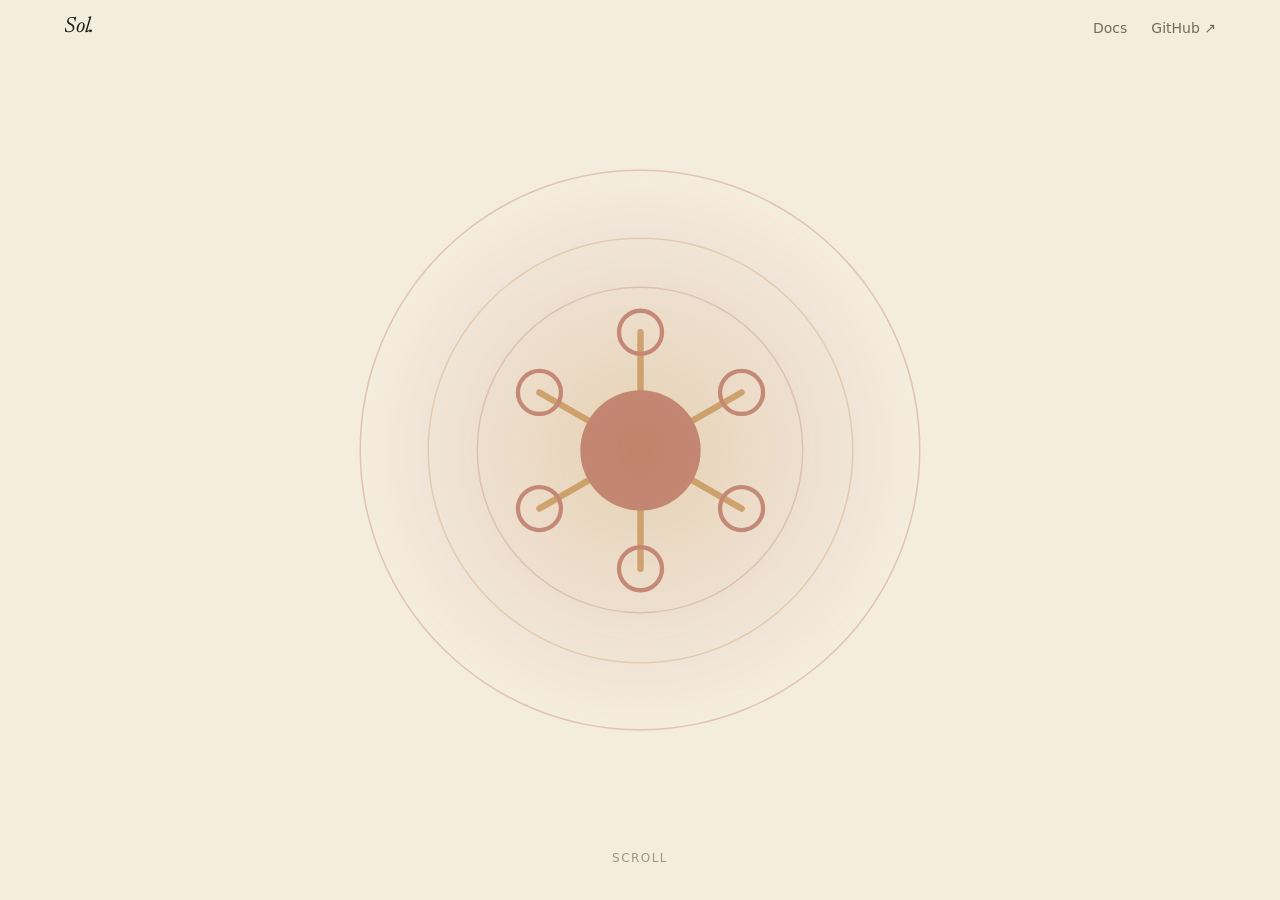
<file: docs/index.html>
<!DOCTYPE html>
<html lang="en">
<head>
  <meta charset="UTF-8">
  <meta name="viewport" content="width=device-width, initial-scale=1.0">
  <title>Sol — Your Obsidian vault, on your phone.</title>
  <meta name="description" content="Ask questions. Capture thoughts. Fully local — your Mac, your data, your rules.">
  <meta property="og:title" content="Sol — Your Obsidian vault, on your phone.">
  <meta property="og:description" content="Ask questions. Capture thoughts. Fully local — your Mac, your data, your rules.">
  <meta property="og:type" content="website">
  <meta property="og:url" content="https://aranga1.github.io/Sol/">
  <link rel="icon" type="image/png" href="favicon.png">
  <link rel="apple-touch-icon" href="favicon.png">
  <link rel="stylesheet" href="style.css">
  <link rel="stylesheet" href="landing.css">
</head>
<body>

  <!-- ── Nav (fixed) ──────────────────────────────────────────────────── -->
  <nav class="site-nav" role="navigation" aria-label="Main navigation">
    <a href="index.html" class="nav-wordmark" aria-label="Sol home">Sol.</a>
    <div class="nav-links">
      <a href="capabilities.html" class="nav-link">Docs</a>
      <a href="https://github.com/aranga1/Sol" class="nav-link" target="_blank" rel="noopener noreferrer" aria-label="View Sol on GitHub (opens in new tab)">GitHub ↗</a>
    </div>
  </nav>

  <main class="snap-container">

    <!-- ── Page 1: Hero (animation is the hero) ─────────────────────── -->
    <section class="snap-section section-hero" aria-label="Sol">
      <div class="node-sun-bg" aria-hidden="true">
        <div class="ns-glow"></div>
        <div class="ns-ring ns-ring-a"></div>
        <div class="ns-ring ns-ring-b"></div>
        <div class="ns-ring ns-ring-c"></div>
        <svg class="ns-mark" viewBox="-90 -90 180 180" xmlns="http://www.w3.org/2000/svg" aria-hidden="true" focusable="false">
          <line x1="0" y1="0" x2="0"   y2="-55"  stroke="#B5701F" stroke-width="3" stroke-linecap="round"/>
          <line x1="0" y1="0" x2="47"  y2="-27"  stroke="#B5701F" stroke-width="3" stroke-linecap="round"/>
          <line x1="0" y1="0" x2="47"  y2="27"   stroke="#B5701F" stroke-width="3" stroke-linecap="round"/>
          <line x1="0" y1="0" x2="0"   y2="55"   stroke="#B5701F" stroke-width="3" stroke-linecap="round"/>
          <line x1="0" y1="0" x2="-47" y2="27"   stroke="#B5701F" stroke-width="3" stroke-linecap="round"/>
          <line x1="0" y1="0" x2="-47" y2="-27"  stroke="#B5701F" stroke-width="3" stroke-linecap="round"/>
          <circle cx="0"   cy="-55" r="10" fill="none" stroke="#A23E2D" stroke-width="2"/>
          <circle cx="47"  cy="-27" r="10" fill="none" stroke="#A23E2D" stroke-width="2"/>
          <circle cx="47"  cy="27"  r="10" fill="none" stroke="#A23E2D" stroke-width="2"/>
          <circle cx="0"   cy="55"  r="10" fill="none" stroke="#A23E2D" stroke-width="2"/>
          <circle cx="-47" cy="27"  r="10" fill="none" stroke="#A23E2D" stroke-width="2"/>
          <circle cx="-47" cy="-27" r="10" fill="none" stroke="#A23E2D" stroke-width="2"/>
          <circle cx="0" cy="0" r="28" fill="#A23E2D"/>
        </svg>
      </div>
      <div class="hero-scroll-hint" aria-hidden="true">scroll</div>
    </section>

    <!-- ── Page 2: Description ──────────────────────────────────────── -->
    <section class="snap-section section-desc" aria-label="About Sol">
      <div class="desc-content">
        <h1 class="hero-headline">Your Obsidian vault,<br>on your phone.</h1>
        <p class="hero-subhead">Ask questions. Capture thoughts. Fully local —<br>your Mac, your data, your rules.</p>
      </div>
    </section>

    <!-- ── Page 3: Feature cards (3 × 2) ────────────────────────────── -->
    <section class="snap-section section-features" aria-label="Features">
      <div class="features-grid" role="list">

        <article class="feature-card" role="listitem">
          <div class="feature-visual vis-chat" aria-hidden="true">
            <div class="chat-bubble chat-user">What's my diet plan this week?</div>
            <div class="chat-bubble chat-sol">High-protein, intermittent fasting from your Tuesday note.</div>
          </div>
          <h3 class="feature-name">Ask your vault</h3>
          <p class="feature-desc">Ask anything. Sol searches your vault and cites the source note.</p>
        </article>

        <article class="feature-card" role="listitem">
          <div class="feature-visual" aria-hidden="true">
            <div class="vis-voice">
              <div class="wave-bar"></div>
              <div class="wave-bar"></div>
              <div class="wave-bar"></div>
              <div class="wave-bar"></div>
              <div class="wave-bar"></div>
            </div>
            <div class="vis-doc">
              <div class="doc-icon"></div>
            </div>
          </div>
          <h3 class="feature-name">Voice notes</h3>
          <p class="feature-desc">Tap, speak, done. Transcribed on-device, saved to Obsidian in seconds.</p>
        </article>

        <article class="feature-card" role="listitem">
          <div class="feature-visual vis-text" aria-hidden="true">
            <div class="text-field-mock">
              <span>Tried the new coffee spot<span class="text-cursor"></span></span>
            </div>
            <div class="tag-chip">#coffee &nbsp;#places</div>
          </div>
          <h3 class="feature-name">Text notes</h3>
          <p class="feature-desc">Markdown capture with tag autocomplete from your vault.</p>
        </article>

        <article class="feature-card" role="listitem">
          <div class="feature-visual vis-history" aria-hidden="true">
            <div class="sidebar-panel">
              <div class="sidebar-item">Weekly diet plan review</div>
              <div class="sidebar-item">Morning routine review</div>
              <div class="sidebar-item">Book highlights — Piranesi</div>
              <div class="sidebar-item">Coffee spots in SF</div>
            </div>
          </div>
          <h3 class="feature-name">Conversation history</h3>
          <p class="feature-desc">Every session saved. Pick up any thread, any time.</p>
        </article>

        <article class="feature-card" role="listitem">
          <div class="feature-visual vis-notif" aria-hidden="true">
            <div class="notif-banner">
              <div class="notif-dot"></div>
              <div class="notif-text">
                <strong>Sol · Reminder</strong>
                Review morning notes
              </div>
            </div>
          </div>
          <h3 class="feature-name">Notifications</h3>
          <p class="feature-desc">Get push notifications from your own notes via the Mac CLI.</p>
        </article>

        <article class="feature-card" role="listitem">
          <div class="feature-visual vis-local" aria-hidden="true">
            <div class="local-network">
              <div class="local-line local-line-a"></div>
              <div class="local-line local-line-b"></div>
              <div class="local-line local-line-c"></div>
              <div class="local-center"></div>
              <div class="local-orbit local-orbit-a"></div>
              <div class="local-orbit local-orbit-b"></div>
              <div class="local-orbit local-orbit-c"></div>
            </div>
          </div>
          <h3 class="feature-name">Fully local</h3>
          <p class="feature-desc">Runs entirely on your Mac. No cloud, no subscriptions.</p>
        </article>

      </div>
    </section>

    <!-- ── Page 4: CTA + Footer ──────────────────────────────────────── -->
    <section class="snap-section section-cta" aria-label="Get started">
      <div class="cta-content">
        <h2 class="cta-heading">Ready to connect your vault?</h2>
        <a href="beta.html" class="btn-cta">Join the iOS beta →</a>
        <div class="cta-secondary-row">
          <a href="install.html" class="cta-secondary-link">Set up the daemon →</a>
          <a href="capabilities.html" class="cta-secondary-link">Explore capabilities →</a>
        </div>
        <p class="cta-note">Requires macOS + iPhone. Free and open source.</p>
      </div>
      <footer class="site-footer" role="contentinfo">
        <p class="footer-text">Sol &middot; Open source</p>
        <a href="https://github.com/aranga1/Sol" class="footer-link" target="_blank" rel="noopener noreferrer" aria-label="View aranga1/Sol on GitHub (opens in new tab)">aranga1/Sol ↗</a>
      </footer>
    </section>

  </main>

  <script src="main.js"></script>
</body>
</html>
</file>
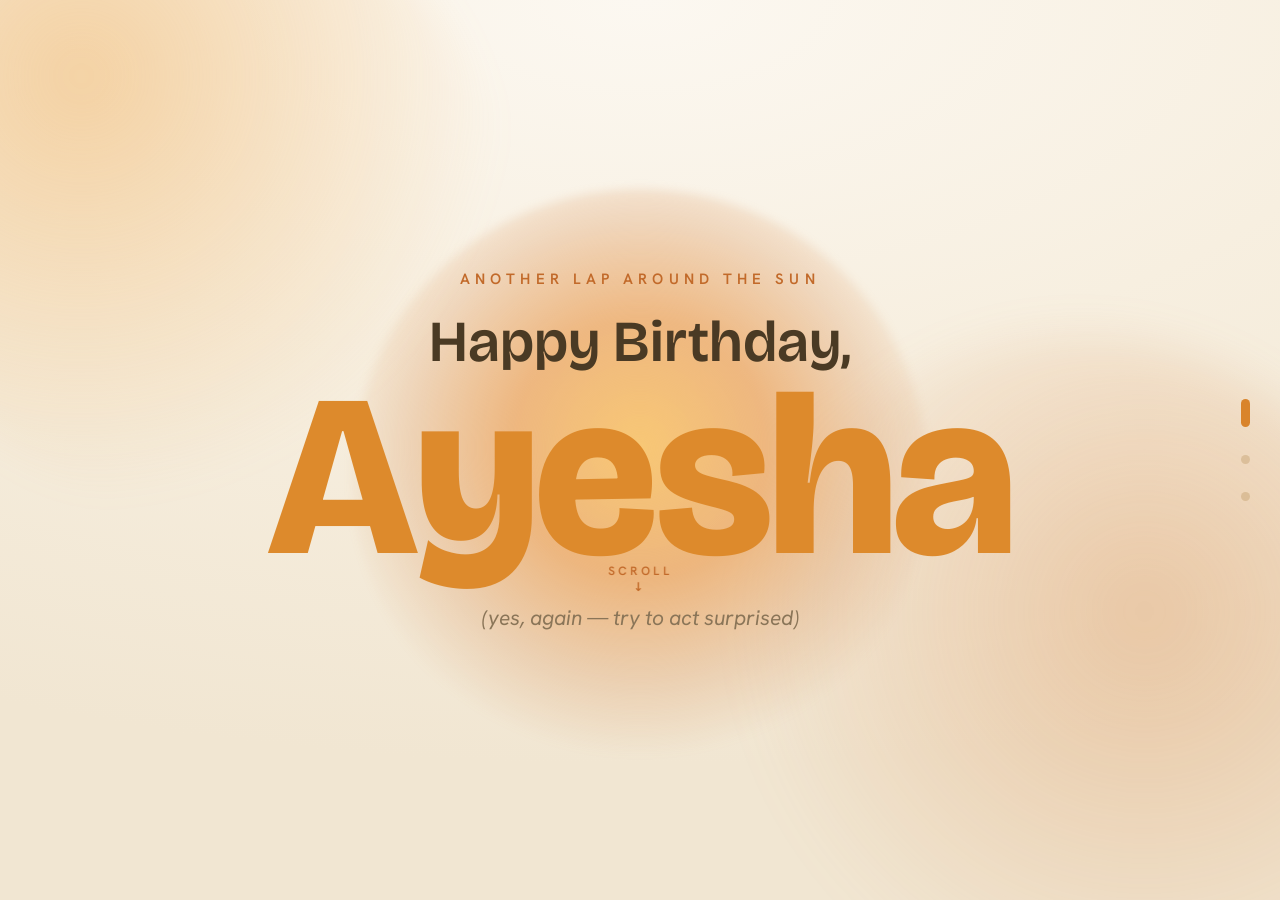
<file: docs/ayesha-birthday/index.html>
<!DOCTYPE html>
<html lang="en">
<head>
  <meta charset="utf-8">
  <meta name="viewport" content="width=device-width, initial-scale=1, viewport-fit=cover">
  <title>Happy Birthday, Ayesha</title>
  <meta name="description" content="A birthday card for Ayesha.">
  <link rel="preconnect" href="https://fonts.googleapis.com">
  <link rel="preconnect" href="https://fonts.gstatic.com" crossorigin>
  <link href="https://fonts.googleapis.com/css2?family=Bricolage+Grotesque:opsz,wght@12..96,400;12..96,600;12..96,700;12..96,800&family=Hanken+Grotesk:wght@400;500;600;700&display=swap" rel="stylesheet">
  <link rel="icon" href="data:image/svg+xml,<svg xmlns=%22http://www.w3.org/2000/svg%22 viewBox=%220 0 100 100%22><text y=%22.9em%22 font-size=%2290%22>🎂</text></svg>">
  <link rel="stylesheet" href="styles.css">
</head>
<body>
  <div class="scene" id="scene">

    <!-- drifting background -->
    <div class="bg" id="bg" aria-hidden="true">
      <div class="blob blob-1"></div>
      <div class="blob blob-2"></div>
    </div>

    <!-- section nav dots -->
    <nav class="dots" id="dots" aria-label="Section navigation">
      <button type="button" data-go="0" aria-label="Opener"><span class="dot"></span></button>
      <button type="button" data-go="1" aria-label="Message"><span class="dot"></span></button>
      <button type="button" data-go="2" aria-label="Gift"><span class="dot"></span></button>
    </nav>

    <!-- 1 — OPENER -->
    <section class="sec opener" id="s0" data-i="0">
      <div class="sun" id="sun" aria-hidden="true"><div class="sun-core"></div></div>
      <div class="reveal" style="--d:0s"><p class="kicker">ANOTHER LAP AROUND THE SUN</p></div>
      <div class="reveal" style="--d:.08s"><p class="hb">Happy Birthday,</p></div>
      <h1 class="name letters" data-word="Ayesha"></h1>
      <div class="reveal" style="--d:.55s"><p class="sub">(yes, again — try to act surprised)</p></div>
      <div class="reveal cue-wrap" style="--d:.9s"><div class="cue">SCROLL ↓</div></div>
    </section>

    <!-- 2 — MESSAGE -->
    <section class="sec message" id="s1" data-i="1">
      <div class="msg-col">
        <div class="reveal" style="--d:0s"><p class="kicker">A NOTE - SINCE I'M BAD AT CARDS</p></div>
        <div class="reveal" style="--d:.12s"><p class="copy">So that might've been an underwhelming first impression, but I hope this makes up for it. I've never really gotten you a nice gift, and I struggled with the thought this time as well. As expected - I came up short.</p></div>
        <div class="reveal" style="--d:.24s"><p class="copy">After seeing one too many “build your own running socks” websites, I decided I'd do something I actually find fun, and that could count as <em>(potentially)</em> unique.</p></div>
        <div class="reveal" style="--d:.36s"><p class="copy">So happy birthday, Ayesha. I hope life keeps giving you the best, and that you keep overcoming challenges with that go-getter personality. You're passionate, ideas-driven, always trying things out - and in that spirit, I figured this might be a good fit.</p></div>
        <div class="reveal" style="--d:.5s">
          <p class="sign">Have a great year ahead. I value your friendship.</p>
          <p class="ps">P.S. The actual gift is just downstairs. Keep scrolling ↓</p>
        </div>
      </div>
    </section>

    <!-- 3 — GIFT -->
    <section class="sec gift" id="s2" data-i="2">
      <div class="reveal" style="--d:0s"><p class="kicker center">OKAY — THE ACTUAL GIFT</p></div>
      <div class="stage">
        <div class="prompt" id="prompt">
          <div class="reveal" style="--d:.12s"><h2 class="ask">Ready to open your gift?</h2></div>
          <div class="reveal" style="--d:.26s"><p class="sub center">Spoiler: it's not running socks.</p></div>
          <div class="reveal" style="--d:.4s"><button type="button" class="btn" id="openBtn">Yes — open it</button></div>
        </div>
        <div class="panel" id="panel">
          <div class="sun-sm" aria-hidden="true"></div>
          <h2 class="meet letters" data-word="Meet Sol."></h2>
          <p class="copy center narrow">Your Obsidian vault, on your phone — a second brain that runs entirely on your own Mac. Ask it questions, capture thoughts and voice notes, and keep every idea you almost-started. No cloud, no subscriptions. Your data, your rules.</p>
          <p class="foot">Named after the sun. Fitting — for someone on another lap around it.</p>
          <a class="btn" href="https://aranga1.github.io/Sol/" target="_blank" rel="noopener">Open the instructions →</a>
        </div>
      </div>
    </section>

  </div>
  <script src="script.js"></script>
</body>
</html>
</file>
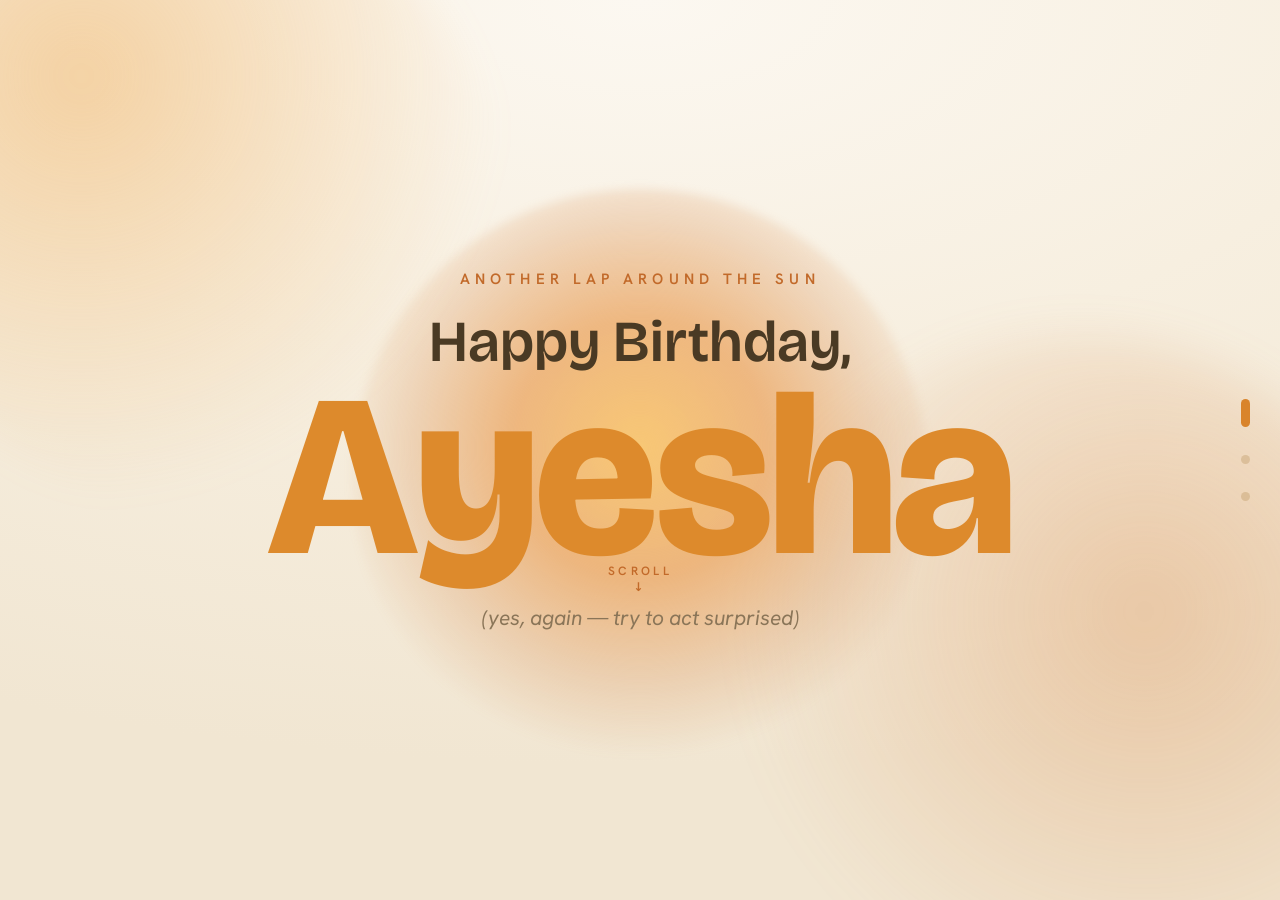
<file: docs/sol-birthday/index.html>
<!DOCTYPE html>
<html lang="en">
<head>
  <meta charset="utf-8">
  <meta name="viewport" content="width=device-width, initial-scale=1, viewport-fit=cover">
  <title>Happy Birthday, Ayesha</title>
  <meta name="description" content="A birthday card for Ayesha.">
  <link rel="preconnect" href="https://fonts.googleapis.com">
  <link rel="preconnect" href="https://fonts.gstatic.com" crossorigin>
  <link href="https://fonts.googleapis.com/css2?family=Bricolage+Grotesque:opsz,wght@12..96,400;12..96,600;12..96,700;12..96,800&family=Hanken+Grotesk:wght@400;500;600;700&display=swap" rel="stylesheet">
  <link rel="stylesheet" href="styles.css">
</head>
<body>
  <div class="scene" id="scene">

    <!-- drifting background -->
    <div class="bg" id="bg" aria-hidden="true">
      <div class="blob blob-1"></div>
      <div class="blob blob-2"></div>
    </div>

    <!-- section nav dots -->
    <nav class="dots" id="dots" aria-label="Section navigation">
      <button type="button" data-go="0" aria-label="Opener"><span class="dot"></span></button>
      <button type="button" data-go="1" aria-label="Message"><span class="dot"></span></button>
      <button type="button" data-go="2" aria-label="Gift"><span class="dot"></span></button>
    </nav>

    <!-- 1 — OPENER -->
    <section class="sec opener" id="s0" data-i="0">
      <div class="sun" id="sun" aria-hidden="true"><div class="sun-core"></div></div>
      <div class="reveal" style="--d:0s"><p class="kicker">ANOTHER LAP AROUND THE SUN</p></div>
      <div class="reveal" style="--d:.08s"><p class="hb">Happy Birthday,</p></div>
      <h1 class="name letters" data-word="Ayesha"></h1>
      <div class="reveal" style="--d:.55s"><p class="sub">(yes, again — try to act surprised)</p></div>
      <div class="reveal cue-wrap" style="--d:.9s"><div class="cue">SCROLL ↓</div></div>
    </section>

    <!-- 2 — MESSAGE -->
    <section class="sec message" id="s1" data-i="1">
      <div class="msg-col">
        <div class="reveal" style="--d:0s"><p class="kicker">A NOTE — SINCE I'M BAD AT CARDS</p></div>
        <div class="reveal" style="--d:.12s"><p class="copy">So that might've been an underwhelming first impression, but I hope this makes up for it. I've never really gotten you a nice gift, and I struggled with the thought this time as well. As expected — I came up short.</p></div>
        <div class="reveal" style="--d:.24s"><p class="copy">After seeing one too many “build your own running socks” websites, I decided I'd do something I actually find fun, and that could count as <em>(potentially)</em> unique.</p></div>
        <div class="reveal" style="--d:.36s"><p class="copy">So happy birthday, Ayesha. I hope life keeps giving you the best, and that you keep overcoming challenges with that go-getter personality. You're passionate, ideas-driven, always trying things out — and in that spirit, I figured this might be a good fit.</p></div>
        <div class="reveal" style="--d:.5s">
          <p class="sign">Have a great year ahead. I value your friendship.</p>
          <p class="ps">P.S. The actual gift is just downstairs. Keep scrolling ↓</p>
        </div>
      </div>
    </section>

    <!-- 3 — GIFT -->
    <section class="sec gift" id="s2" data-i="2">
      <div class="reveal" style="--d:0s"><p class="kicker center">OKAY — THE ACTUAL GIFT</p></div>
      <div class="stage">
        <div class="prompt" id="prompt">
          <div class="reveal" style="--d:.12s"><h2 class="ask">Ready to open your gift?</h2></div>
          <div class="reveal" style="--d:.26s"><p class="sub center">Spoiler: it's not running socks.</p></div>
          <div class="reveal" style="--d:.4s"><button type="button" class="btn" id="openBtn">Yes — open it</button></div>
        </div>
        <div class="panel" id="panel">
          <div class="sun-sm" aria-hidden="true"></div>
          <h2 class="meet letters" data-word="Meet Sol."></h2>
          <p class="copy center narrow">Your Obsidian vault, on your phone — a second brain that runs entirely on your own Mac. Ask it questions, capture thoughts and voice notes, and keep every idea you almost-started. No cloud, no subscriptions. Your data, your rules.</p>
          <p class="foot">Named after the sun. Fitting — for someone on another lap around it.</p>
          <a class="btn" href="https://aranga1.github.io/Sol/" target="_blank" rel="noopener">Open the instructions →</a>
        </div>
      </div>
    </section>

  </div>
  <script src="script.js"></script>
</body>
</html>
</file>
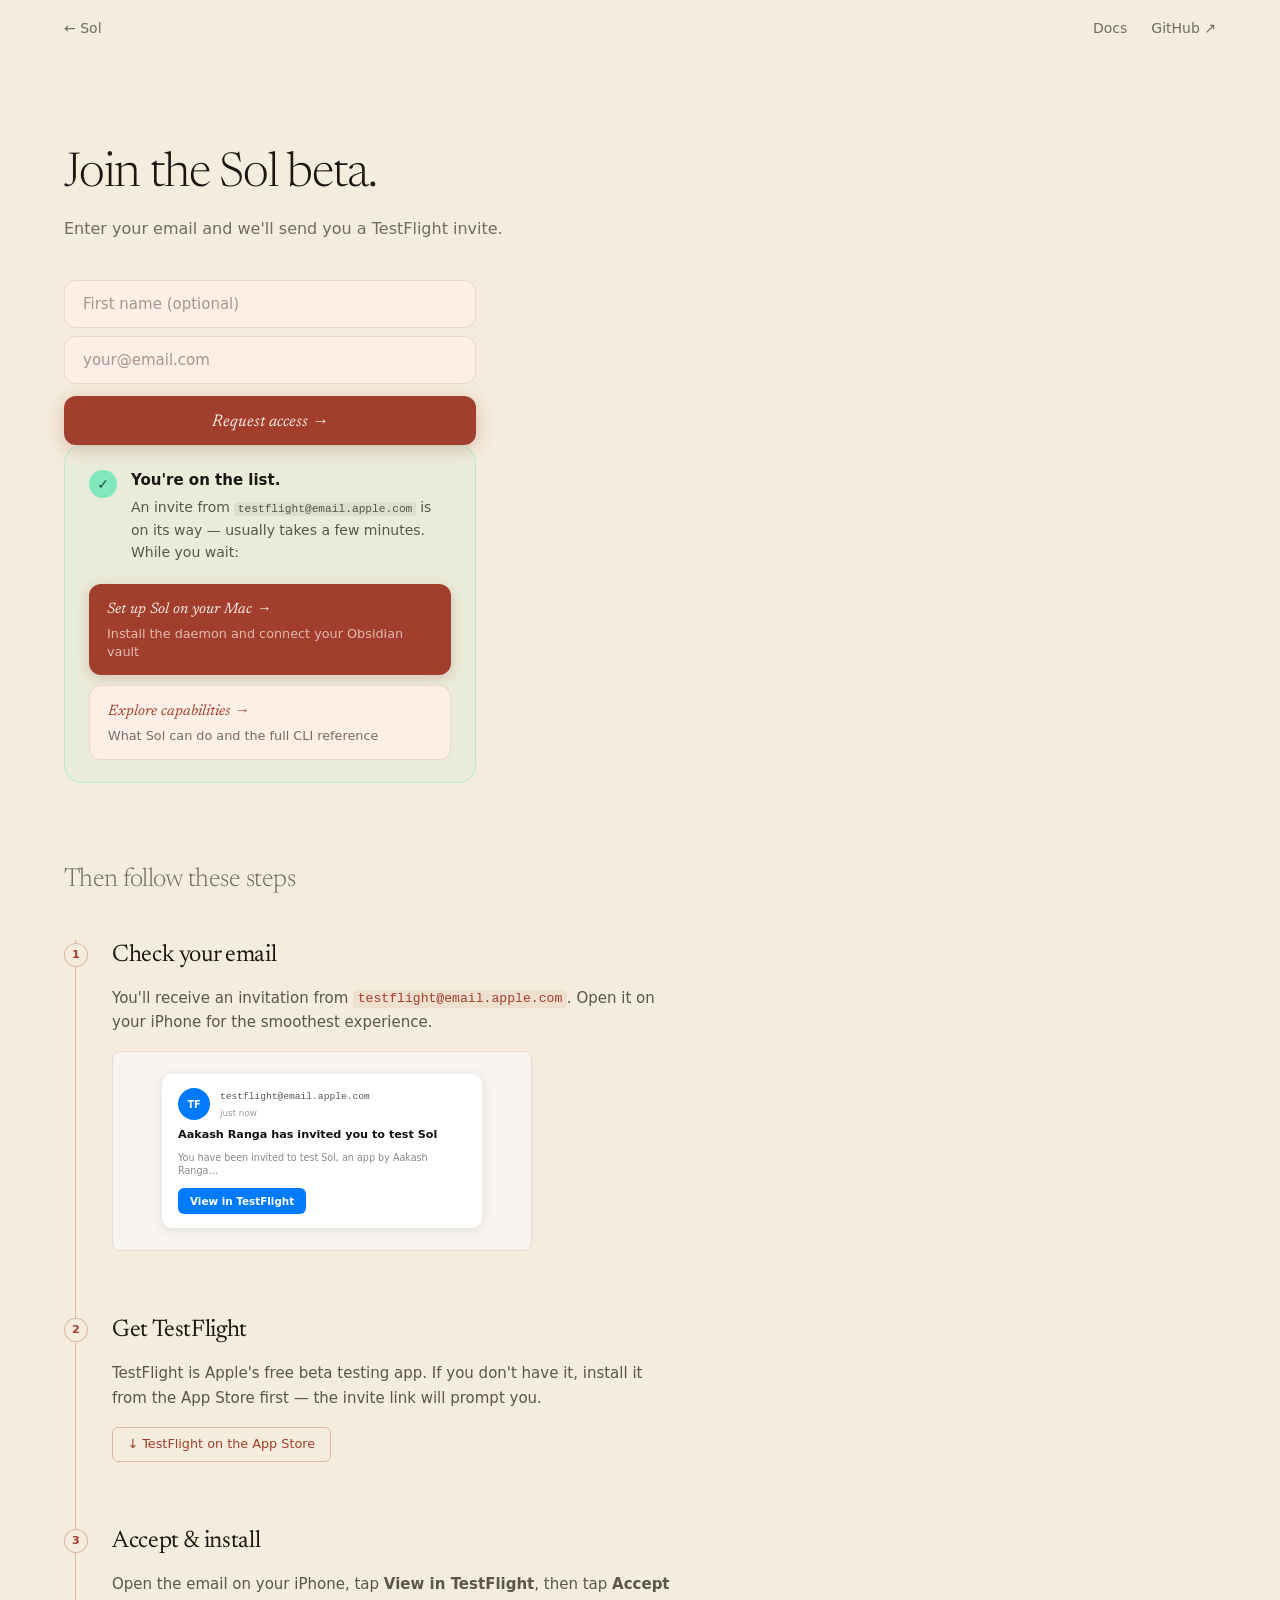
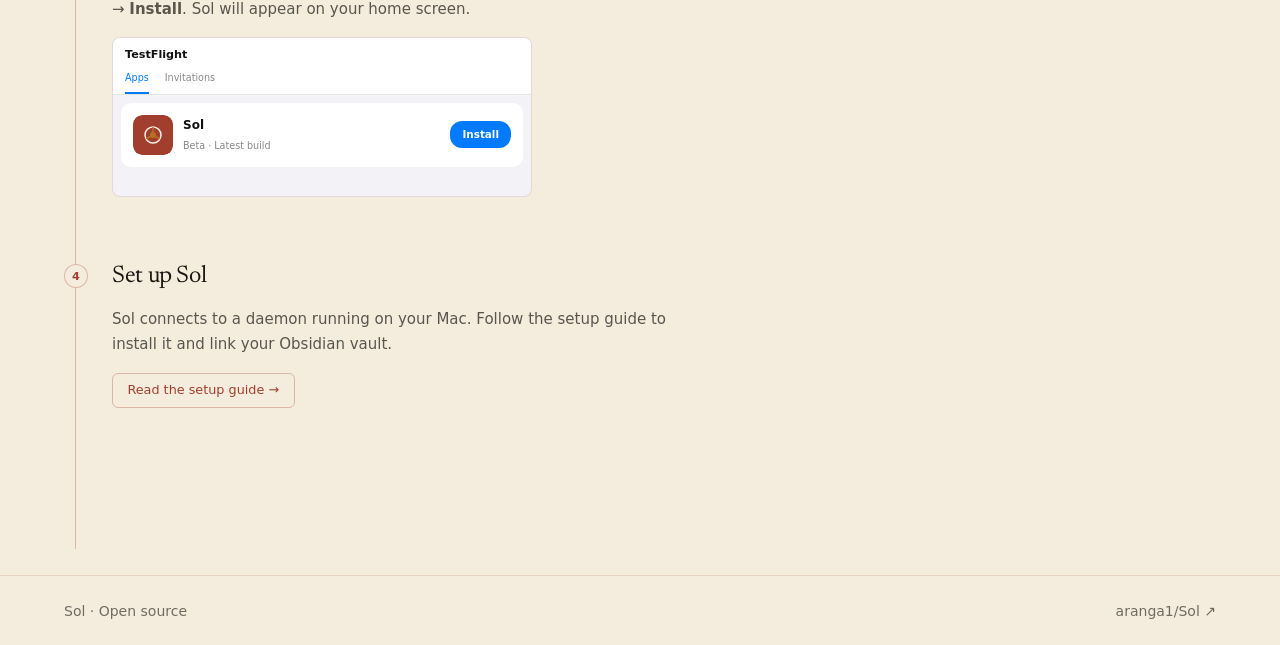
<file: docs/beta.html>
<!DOCTYPE html>
<html lang="en">
<head>
  <meta charset="UTF-8">
  <meta name="viewport" content="width=device-width, initial-scale=1.0">
  <title>Join the Sol beta — TestFlight</title>
  <meta name="description" content="Sign up for early access to Sol on iOS. We'll send you a TestFlight invite.">
  <meta property="og:title" content="Join the Sol beta">
  <meta property="og:description" content="Sign up for early access to Sol on iOS. We'll send you a TestFlight invite.">
  <meta property="og:type" content="website">
  <link rel="icon" type="image/png" href="favicon.png">
  <link rel="apple-touch-icon" href="favicon.png">
  <link rel="stylesheet" href="style.css">
  <link rel="stylesheet" href="beta.css">
</head>
<body>

  <nav class="site-nav" role="navigation" aria-label="Main navigation">
    <a href="index.html" class="nav-link" aria-label="Back to Sol home">← Sol</a>
    <div class="nav-links">
      <a href="capabilities.html" class="nav-link">Docs</a>
      <a href="https://github.com/aranga1/Sol" class="nav-link" target="_blank" rel="noopener noreferrer">GitHub ↗</a>
    </div>
  </nav>

  <main class="beta-main">

    <!-- ── Header ────────────────────────────────────────────────────────── -->
    <header class="beta-header">
      <h1 class="beta-heading">Join the Sol beta.</h1>
      <p class="beta-subhead">Enter your email and we'll send you a TestFlight invite.</p>
    </header>

    <!-- ── Sign-up form ──────────────────────────────────────────────────── -->
    <section class="beta-form-section" aria-label="Beta sign-up form">

      <form class="beta-form" id="beta-form" novalidate>
        <div class="beta-inputs">
          <input
            type="text"
            id="beta-name"
            name="first_name"
            class="beta-input"
            placeholder="First name (optional)"
            autocomplete="given-name"
            maxlength="50"
          >
          <input
            type="email"
            id="beta-email"
            name="email"
            class="beta-input beta-input-email"
            placeholder="your@email.com"
            required
            autocomplete="email"
            inputmode="email"
          >
        </div>
        <button type="submit" class="beta-submit" id="beta-submit">
          Request access →
        </button>
      </form>

      <!-- Success state -->
      <div class="beta-success-card" id="beta-success" role="alert" aria-live="polite" hidden>
        <div class="beta-success-top">
          <div class="beta-success-icon" aria-hidden="true">✓</div>
          <div>
            <strong class="beta-success-title">You're on the list.</strong>
            <p class="beta-success-note">An invite from <code>testflight@email.apple.com</code> is on its way — usually takes a few minutes. While you wait:</p>
          </div>
        </div>
        <div class="beta-next-actions">
          <a href="install.html" class="beta-next-btn beta-next-primary">
            <span class="beta-next-label">Set up Sol on your Mac →</span>
            <span class="beta-next-sub">Install the daemon and connect your Obsidian vault</span>
          </a>
          <a href="capabilities.html" class="beta-next-btn beta-next-secondary">
            <span class="beta-next-label">Explore capabilities →</span>
            <span class="beta-next-sub">What Sol can do and the full CLI reference</span>
          </a>
        </div>
      </div>

      <!-- Error state -->
      <div class="beta-error" id="beta-error" role="alert" aria-live="polite" hidden>
        Something went wrong. Try again or email
        <a href="mailto:aakashranga@gmail.com">aakashranga@gmail.com</a>.
      </div>

    </section>

    <!-- ── How it works ───────────────────────────────────────────────────── -->
    <section class="beta-steps-section" aria-label="How to install via TestFlight">
      <h2 class="beta-steps-heading">Then follow these steps</h2>

      <div class="steps-container" role="list">

        <!-- Step 1: Email invite -->
        <article class="step" role="listitem" aria-label="Step 1: Check your email">
          <div class="step-circle" aria-hidden="true">1</div>
          <div class="step-body">
            <h3 class="step-title">Check your email</h3>
            <p class="step-desc">You'll receive an invitation from <code class="inline-code">testflight@email.apple.com</code>. Open it on your iPhone for the smoothest experience.</p>
            <div class="step-visual vis-email" aria-hidden="true">
              <div class="email-card">
                <div class="email-from">
                  <div class="email-avatar">TF</div>
                  <div class="email-meta">
                    <div class="email-sender">testflight@email.apple.com</div>
                    <div class="email-time">just now</div>
                  </div>
                </div>
                <div class="email-subject">Aakash Ranga has invited you to test Sol</div>
                <div class="email-preview">You have been invited to test Sol, an app by Aakash Ranga…</div>
                <div class="email-cta-btn">View in TestFlight</div>
              </div>
            </div>
          </div>
        </article>

        <!-- Step 2: Install TestFlight -->
        <article class="step" role="listitem" aria-label="Step 2: Get TestFlight">
          <div class="step-circle" aria-hidden="true">2</div>
          <div class="step-body">
            <h3 class="step-title">Get TestFlight</h3>
            <p class="step-desc">TestFlight is Apple's free beta testing app. If you don't have it, install it from the App Store first — the invite link will prompt you.</p>
            <a
              href="https://apps.apple.com/app/testflight/id899247664"
              target="_blank"
              rel="noopener"
              class="beta-app-link"
              aria-label="Download TestFlight from the App Store (opens in new tab)"
            >↓ TestFlight on the App Store</a>
          </div>
        </article>

        <!-- Step 3: Accept the invite -->
        <article class="step" role="listitem" aria-label="Step 3: Accept and install">
          <div class="step-circle" aria-hidden="true">3</div>
          <div class="step-body">
            <h3 class="step-title">Accept &amp; install</h3>
            <p class="step-desc">Open the email on your iPhone, tap <strong>View in TestFlight</strong>, then tap <strong>Accept</strong> → <strong>Install</strong>. Sol will appear on your home screen.</p>
            <div class="step-visual vis-tf-screen" aria-hidden="true">
              <div class="tf-header">
                <div class="tf-wordmark">TestFlight</div>
                <div class="tf-tab-row">
                  <div class="tf-tab tf-tab-active">Apps</div>
                  <div class="tf-tab">Invitations</div>
                </div>
              </div>
              <div class="tf-app-row">
                <div class="tf-app-icon">
                  <svg viewBox="0 0 40 40" fill="none" xmlns="http://www.w3.org/2000/svg">
                    <rect width="40" height="40" rx="9" fill="#A23E2D"/>
                    <circle cx="20" cy="20" r="8" fill="none" stroke="#FCEFE6" stroke-width="1.5"/>
                    <line x1="20" y1="20" x2="20" y2="12.5" stroke="#B5701F" stroke-width="1.5" stroke-linecap="round"/>
                    <line x1="20" y1="20" x2="26" y2="23.5" stroke="#B5701F" stroke-width="1.5" stroke-linecap="round"/>
                    <line x1="20" y1="20" x2="14" y2="23.5" stroke="#B5701F" stroke-width="1.5" stroke-linecap="round"/>
                    <circle cx="20" cy="20" r="3" fill="#B5701F"/>
                  </svg>
                </div>
                <div class="tf-app-info">
                  <div class="tf-app-name">Sol</div>
                  <div class="tf-app-meta">Beta · Latest build</div>
                </div>
                <div class="tf-install-btn">Install</div>
              </div>
            </div>
          </div>
        </article>

        <!-- Step 4: Set up Sol -->
        <article class="step" role="listitem" aria-label="Step 4: Set up Sol">
          <div class="step-circle" aria-hidden="true">4</div>
          <div class="step-body">
            <h3 class="step-title">Set up Sol</h3>
            <p class="step-desc">Sol connects to a daemon running on your Mac. Follow the setup guide to install it and link your Obsidian vault.</p>
            <a href="install.html" class="beta-app-link">Read the setup guide →</a>
          </div>
        </article>

      </div>
    </section>

  </main>

  <footer role="contentinfo">
    <div class="beta-footer-inner">
      <span>Sol · Open source</span>
      <a href="https://github.com/aranga1/Sol" target="_blank" rel="noopener">aranga1/Sol ↗</a>
    </div>
  </footer>

  <script>
    (function () {
      'use strict';

      var REPO     = 'aranga1/Sol';
      var WORKFLOW = 'add-tester.yml';
      var TOKEN    = '__DISPATCH_TOKEN__';

      var form      = document.getElementById('beta-form');
      var submitBtn = document.getElementById('beta-submit');
      var successEl = document.getElementById('beta-success');
      var errorEl   = document.getElementById('beta-error');

      form.addEventListener('submit', function (e) {
        e.preventDefault();

        var email     = document.getElementById('beta-email').value.trim();
        var firstName = document.getElementById('beta-name').value.trim();

        if (!email || !email.includes('@')) {
          document.getElementById('beta-email').focus();
          return;
        }

        submitBtn.disabled    = true;
        submitBtn.textContent = 'Sending…';
        errorEl.hidden        = true;

        fetch(
          'https://api.github.com/repos/' + REPO +
          '/actions/workflows/' + WORKFLOW + '/dispatches',
          {
            method: 'POST',
            headers: {
              'Authorization': 'token ' + TOKEN,
              'Accept': 'application/vnd.github.v3+json',
              'Content-Type': 'application/json'
            },
            body: JSON.stringify({
              ref: 'main',
              inputs: { email: email, first_name: firstName }
            })
          }
        )
        .then(function (r) {
          if (r.status === 204) {
            form.style.display = 'none';
            successEl.hidden   = false;
            successEl.scrollIntoView({ behavior: 'smooth', block: 'nearest' });
          } else {
            throw new Error('HTTP ' + r.status);
          }
        })
        .catch(function () {
          submitBtn.disabled    = false;
          submitBtn.textContent = 'Try again →';
          errorEl.hidden        = false;
        });
      });
    })();
  </script>
  <script src="main.js"></script>
</body>
</html>
</file>
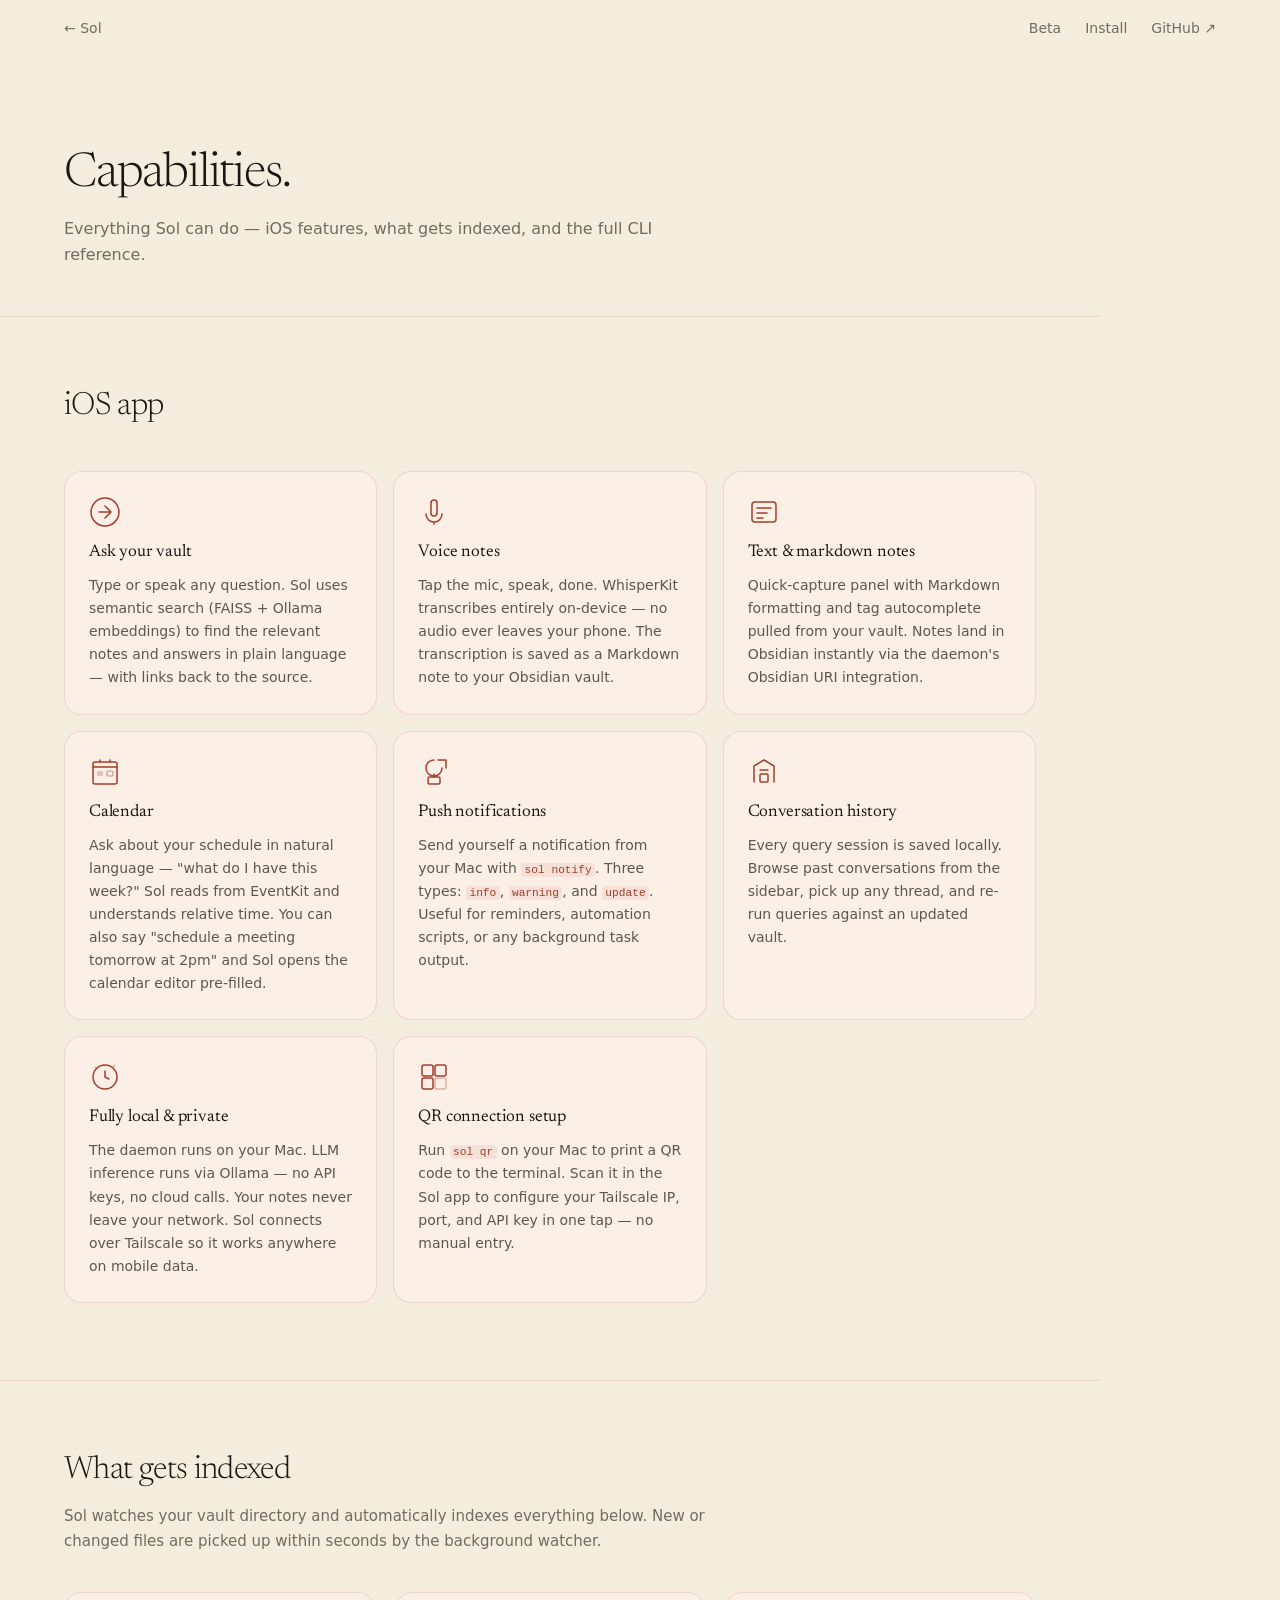
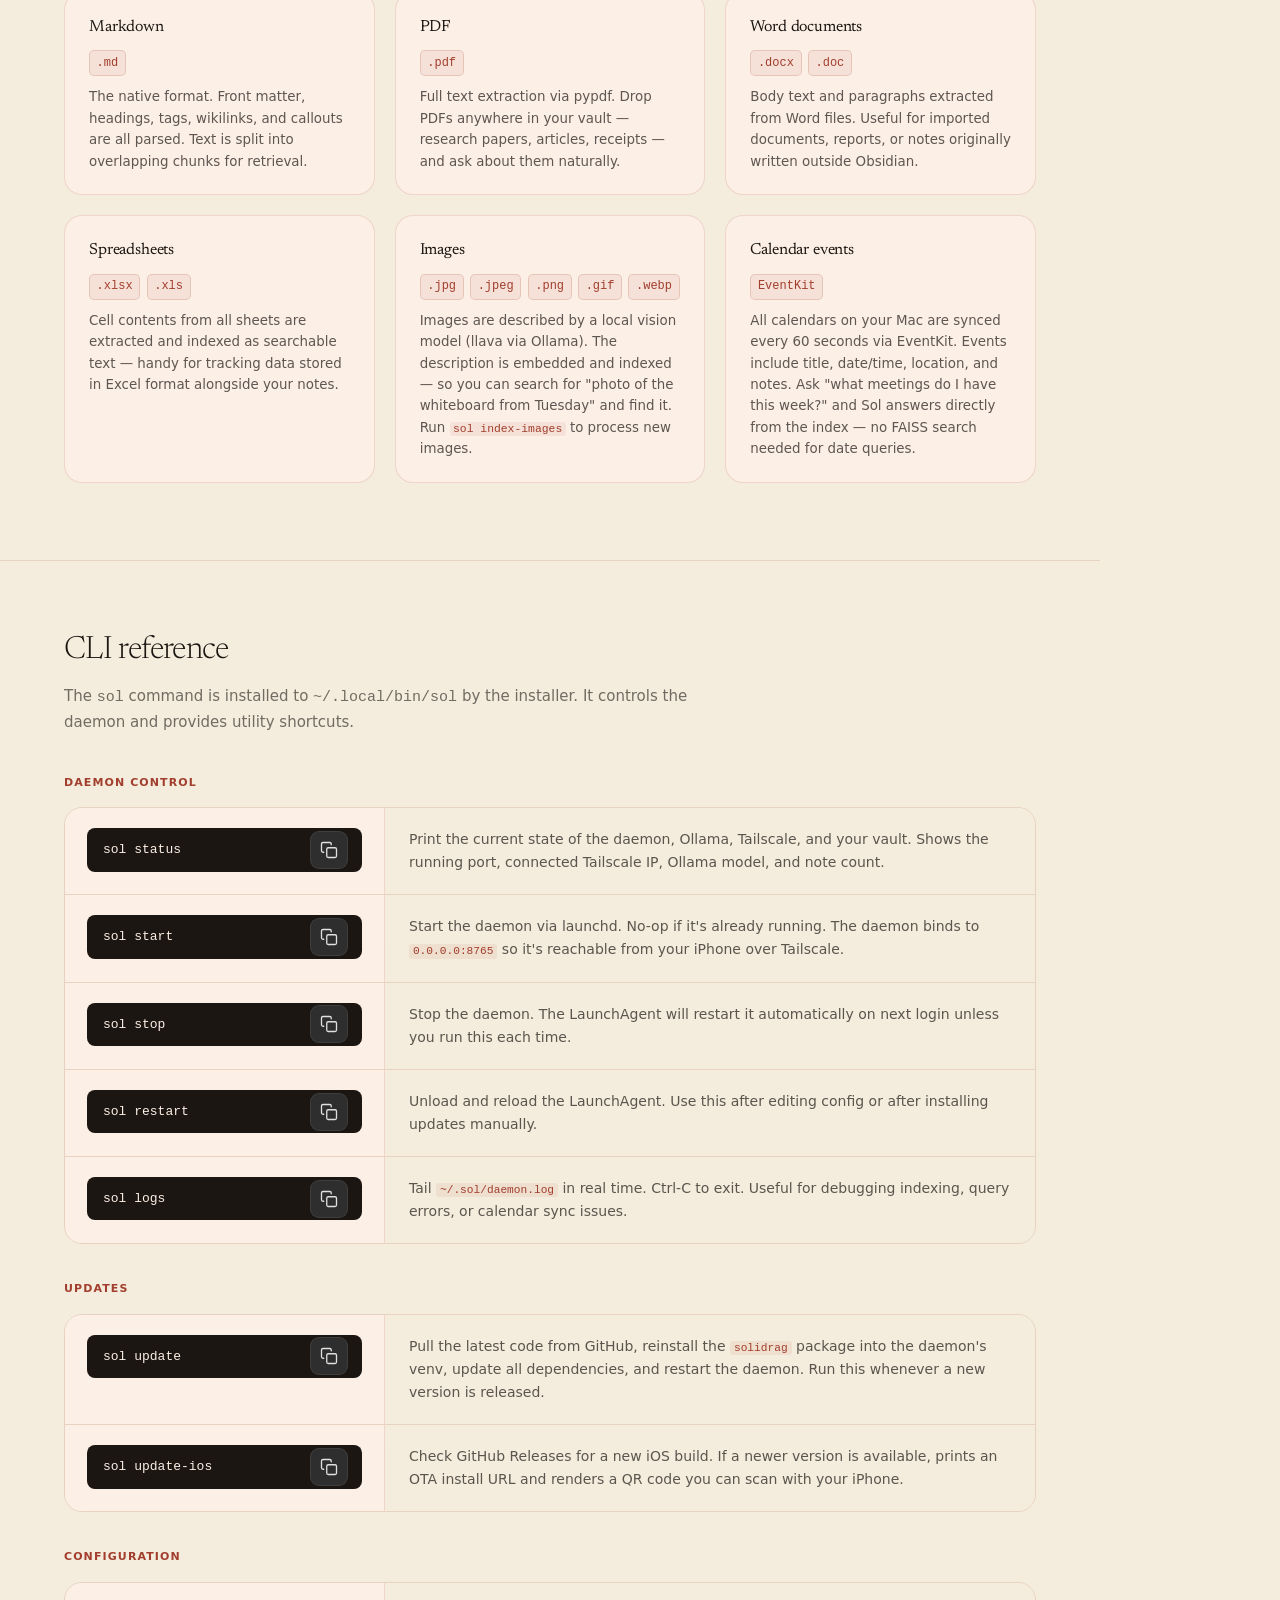
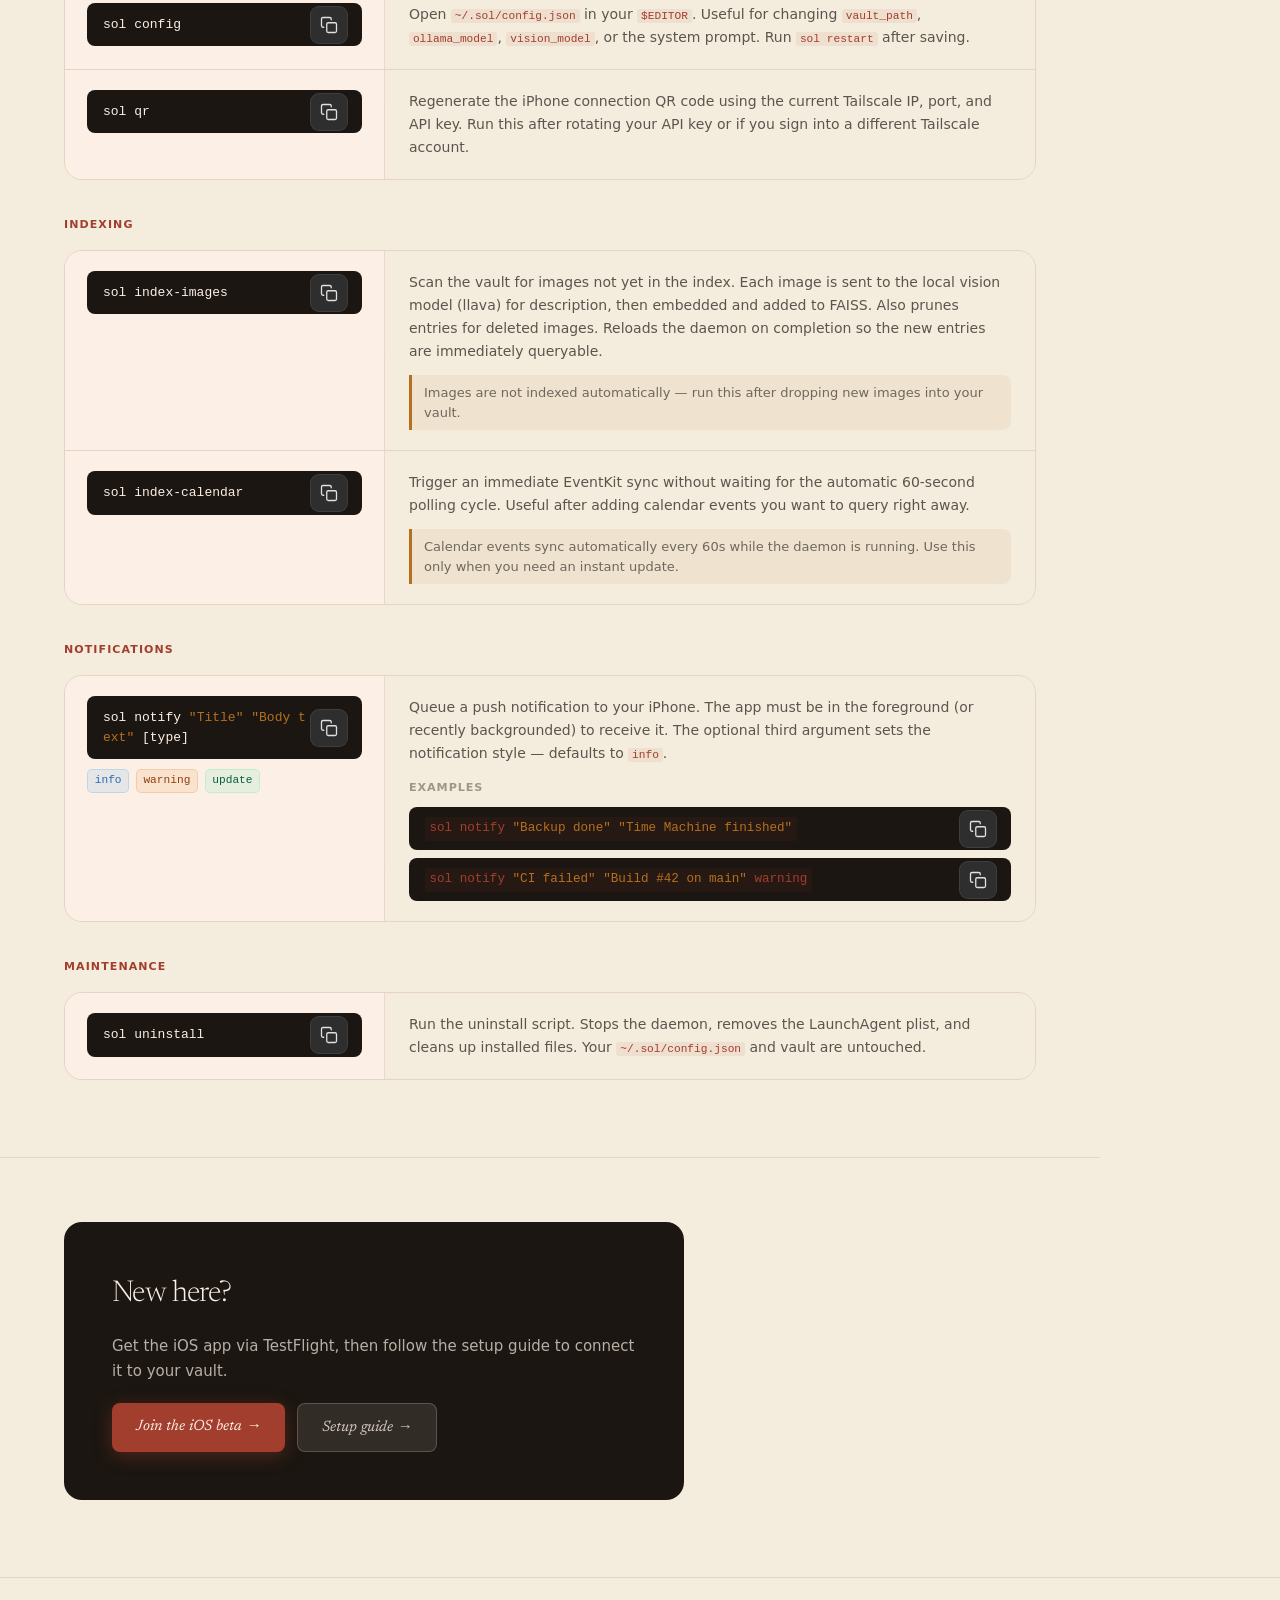
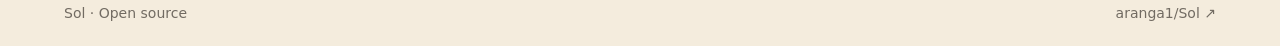
<file: docs/capabilities.html>
<!DOCTYPE html>
<html lang="en">
<head>
  <meta charset="UTF-8">
  <meta name="viewport" content="width=device-width, initial-scale=1.0">
  <title>Sol — Capabilities &amp; CLI Reference</title>
  <meta name="description" content="Everything Sol can do — iOS features, supported file types, and a complete CLI reference.">
  <link rel="icon" type="image/png" href="favicon.png">
  <link rel="apple-touch-icon" href="favicon.png">
  <link rel="stylesheet" href="style.css">
  <link rel="stylesheet" href="capabilities.css">
</head>
<body>

  <nav class="site-nav" role="navigation" aria-label="Main navigation">
    <a href="index.html" class="nav-link" aria-label="Back to Sol home">← Sol</a>
    <div class="nav-links">
      <a href="beta.html"    class="nav-link">Beta</a>
      <a href="install.html" class="nav-link">Install</a>
      <a href="https://github.com/aranga1/Sol" class="nav-link" target="_blank" rel="noopener noreferrer">GitHub ↗</a>
    </div>
  </nav>

  <main class="cap-main">

    <!-- ── Page header ────────────────────────────────────────────────────── -->
    <header class="cap-header">
      <h1 class="cap-heading">Capabilities.</h1>
      <p class="cap-subhead">Everything Sol can do — iOS features, what gets indexed, and the full CLI reference.</p>
    </header>

    <!-- ══ 1. iOS app features ══════════════════════════════════════════════ -->
    <section class="cap-section" aria-labelledby="features-heading">
      <h2 class="section-heading" id="features-heading">iOS app</h2>

      <div class="feat-grid" role="list">

        <article class="feat-card" role="listitem">
          <div class="feat-icon" aria-hidden="true">
            <svg viewBox="0 0 32 32" fill="none"><circle cx="16" cy="16" r="14" stroke="currentColor" stroke-width="1.5"/><path d="M10 16h12M16 10l6 6-6 6" stroke="currentColor" stroke-width="1.5" stroke-linecap="round" stroke-linejoin="round"/></svg>
          </div>
          <h3 class="feat-name">Ask your vault</h3>
          <p class="feat-desc">Type or speak any question. Sol uses semantic search (FAISS + Ollama embeddings) to find the relevant notes and answers in plain language — with links back to the source.</p>
        </article>

        <article class="feat-card" role="listitem">
          <div class="feat-icon" aria-hidden="true">
            <svg viewBox="0 0 32 32" fill="none"><rect x="13" y="4" width="6" height="16" rx="3" stroke="currentColor" stroke-width="1.5"/><path d="M8 18a8 8 0 0 0 16 0M16 26v2" stroke="currentColor" stroke-width="1.5" stroke-linecap="round"/></svg>
          </div>
          <h3 class="feat-name">Voice notes</h3>
          <p class="feat-desc">Tap the mic, speak, done. WhisperKit transcribes entirely on-device — no audio ever leaves your phone. The transcription is saved as a Markdown note to your Obsidian vault.</p>
        </article>

        <article class="feat-card" role="listitem">
          <div class="feat-icon" aria-hidden="true">
            <svg viewBox="0 0 32 32" fill="none"><rect x="4" y="6" width="24" height="20" rx="3" stroke="currentColor" stroke-width="1.5"/><path d="M9 12h14M9 17h10M9 22h6" stroke="currentColor" stroke-width="1.5" stroke-linecap="round"/></svg>
          </div>
          <h3 class="feat-name">Text &amp; markdown notes</h3>
          <p class="feat-desc">Quick-capture panel with Markdown formatting and tag autocomplete pulled from your vault. Notes land in Obsidian instantly via the daemon's Obsidian URI integration.</p>
        </article>

        <article class="feat-card" role="listitem">
          <div class="feat-icon" aria-hidden="true">
            <svg viewBox="0 0 32 32" fill="none"><rect x="4" y="6" width="24" height="22" rx="2" stroke="currentColor" stroke-width="1.5"/><path d="M4 11h24M11 6V4M21 6V4" stroke="currentColor" stroke-width="1.5" stroke-linecap="round"/><rect x="8" y="15" width="6" height="5" rx="1" fill="currentColor" opacity=".25"/><rect x="18" y="15" width="6" height="5" rx="1" stroke="currentColor" stroke-width="1.2" opacity=".5"/></svg>
          </div>
          <h3 class="feat-name">Calendar</h3>
          <p class="feat-desc">Ask about your schedule in natural language — "what do I have this week?" Sol reads from EventKit and understands relative time. You can also say "schedule a meeting tomorrow at 2pm" and Sol opens the calendar editor pre-filled.</p>
        </article>

        <article class="feat-card" role="listitem">
          <div class="feat-icon" aria-hidden="true">
            <svg viewBox="0 0 32 32" fill="none"><path d="M16 4a8 8 0 1 0 8 8" stroke="currentColor" stroke-width="1.5" stroke-linecap="round"/><path d="M20 4h8v8" stroke="currentColor" stroke-width="1.5" stroke-linecap="round" stroke-linejoin="round"/><rect x="10" y="21" width="12" height="7" rx="1.5" stroke="currentColor" stroke-width="1.5"/><path d="M16 21v-3" stroke="currentColor" stroke-width="1.5" stroke-linecap="round"/></svg>
          </div>
          <h3 class="feat-name">Push notifications</h3>
          <p class="feat-desc">Send yourself a notification from your Mac with <code class="inline-code">sol notify</code>. Three types: <code class="inline-code">info</code>, <code class="inline-code">warning</code>, and <code class="inline-code">update</code>. Useful for reminders, automation scripts, or any background task output.</p>
        </article>

        <article class="feat-card" role="listitem">
          <div class="feat-icon" aria-hidden="true">
            <svg viewBox="0 0 32 32" fill="none"><path d="M6 26V10l10-6 10 6v16" stroke="currentColor" stroke-width="1.5" stroke-linecap="round" stroke-linejoin="round"/><rect x="12" y="18" width="8" height="8" rx="1" stroke="currentColor" stroke-width="1.5"/><path d="M12 14h8" stroke="currentColor" stroke-width="1.5" stroke-linecap="round"/></svg>
          </div>
          <h3 class="feat-name">Conversation history</h3>
          <p class="feat-desc">Every query session is saved locally. Browse past conversations from the sidebar, pick up any thread, and re-run queries against an updated vault.</p>
        </article>

        <article class="feat-card" role="listitem">
          <div class="feat-icon" aria-hidden="true">
            <svg viewBox="0 0 32 32" fill="none"><circle cx="16" cy="16" r="12" stroke="currentColor" stroke-width="1.5"/><path d="M16 10v6l4 2" stroke="currentColor" stroke-width="1.5" stroke-linecap="round" stroke-linejoin="round"/><path d="M6 6l2 2M24 6l2-2" stroke="currentColor" stroke-width="1.2" stroke-linecap="round" opacity=".4"/></svg>
          </div>
          <h3 class="feat-name">Fully local &amp; private</h3>
          <p class="feat-desc">The daemon runs on your Mac. LLM inference runs via Ollama — no API keys, no cloud calls. Your notes never leave your network. Sol connects over Tailscale so it works anywhere on mobile data.</p>
        </article>

        <article class="feat-card" role="listitem">
          <div class="feat-icon" aria-hidden="true">
            <svg viewBox="0 0 32 32" fill="none"><rect x="4" y="4" width="11" height="11" rx="2" stroke="currentColor" stroke-width="1.5"/><rect x="17" y="4" width="11" height="11" rx="2" stroke="currentColor" stroke-width="1.5"/><rect x="4" y="17" width="11" height="11" rx="2" stroke="currentColor" stroke-width="1.5"/><rect x="17" y="17" width="11" height="11" rx="2" stroke="currentColor" stroke-width="1.5" opacity=".35"/></svg>
          </div>
          <h3 class="feat-name">QR connection setup</h3>
          <p class="feat-desc">Run <code class="inline-code">sol qr</code> on your Mac to print a QR code to the terminal. Scan it in the Sol app to configure your Tailscale IP, port, and API key in one tap — no manual entry.</p>
        </article>

      </div>
    </section>

    <!-- ══ 2. Supported file types ══════════════════════════════════════════ -->
    <section class="cap-section" aria-labelledby="filetypes-heading">
      <h2 class="section-heading" id="filetypes-heading">What gets indexed</h2>
      <p class="section-subhead">Sol watches your vault directory and automatically indexes everything below. New or changed files are picked up within seconds by the background watcher.</p>

      <div class="filetype-grid" role="list">

        <div class="filetype-group" role="listitem">
          <div class="filetype-label">Markdown</div>
          <div class="filetype-chips">
            <span class="ext-chip">.md</span>
          </div>
          <p class="filetype-desc">The native format. Front matter, headings, tags, wikilinks, and callouts are all parsed. Text is split into overlapping chunks for retrieval.</p>
        </div>

        <div class="filetype-group" role="listitem">
          <div class="filetype-label">PDF</div>
          <div class="filetype-chips">
            <span class="ext-chip">.pdf</span>
          </div>
          <p class="filetype-desc">Full text extraction via pypdf. Drop PDFs anywhere in your vault — research papers, articles, receipts — and ask about them naturally.</p>
        </div>

        <div class="filetype-group" role="listitem">
          <div class="filetype-label">Word documents</div>
          <div class="filetype-chips">
            <span class="ext-chip">.docx</span>
            <span class="ext-chip">.doc</span>
          </div>
          <p class="filetype-desc">Body text and paragraphs extracted from Word files. Useful for imported documents, reports, or notes originally written outside Obsidian.</p>
        </div>

        <div class="filetype-group" role="listitem">
          <div class="filetype-label">Spreadsheets</div>
          <div class="filetype-chips">
            <span class="ext-chip">.xlsx</span>
            <span class="ext-chip">.xls</span>
          </div>
          <p class="filetype-desc">Cell contents from all sheets are extracted and indexed as searchable text — handy for tracking data stored in Excel format alongside your notes.</p>
        </div>

        <div class="filetype-group" role="listitem">
          <div class="filetype-label">Images</div>
          <div class="filetype-chips">
            <span class="ext-chip">.jpg</span>
            <span class="ext-chip">.jpeg</span>
            <span class="ext-chip">.png</span>
            <span class="ext-chip">.gif</span>
            <span class="ext-chip">.webp</span>
          </div>
          <p class="filetype-desc">Images are described by a local vision model (llava via Ollama). The description is embedded and indexed — so you can search for "photo of the whiteboard from Tuesday" and find it. Run <code class="inline-code">sol index-images</code> to process new images.</p>
        </div>

        <div class="filetype-group" role="listitem">
          <div class="filetype-label">Calendar events</div>
          <div class="filetype-chips">
            <span class="ext-chip">EventKit</span>
          </div>
          <p class="filetype-desc">All calendars on your Mac are synced every 60 seconds via EventKit. Events include title, date/time, location, and notes. Ask "what meetings do I have this week?" and Sol answers directly from the index — no FAISS search needed for date queries.</p>
        </div>

      </div>
    </section>

    <!-- ══ 3. CLI reference ══════════════════════════════════════════════════ -->
    <section class="cap-section" aria-labelledby="cli-heading">
      <h2 class="section-heading" id="cli-heading">CLI reference</h2>
      <p class="section-subhead">The <code class="inline-code">sol</code> command is installed to <code class="inline-code">~/.local/bin/sol</code> by the installer. It controls the daemon and provides utility shortcuts.</p>

      <!-- ── Daemon control ─────────────────────────────────────────────── -->
      <h3 class="cli-group-heading">Daemon control</h3>
      <div class="cli-table" role="table" aria-label="Daemon control commands">

        <div class="cli-row" role="row">
          <div class="cli-cmd" role="cell">
            <div class="code-block"><button class="copy-btn" type="button" aria-label="Copy sol status"><svg class="icon-copy" xmlns="http://www.w3.org/2000/svg" viewBox="0 0 24 24"><rect x="9" y="9" width="13" height="13" rx="2"/><path d="M5 15H4a2 2 0 0 1-2-2V4a2 2 0 0 1 2-2h9a2 2 0 0 1 2 2v1"/></svg><svg class="icon-check" xmlns="http://www.w3.org/2000/svg" viewBox="0 0 24 24"><polyline points="20 6 9 17 4 12"/></svg></button><code>sol status</code></div>
          </div>
          <div class="cli-desc" role="cell">
            <p>Print the current state of the daemon, Ollama, Tailscale, and your vault. Shows the running port, connected Tailscale IP, Ollama model, and note count.</p>
          </div>
        </div>

        <div class="cli-row" role="row">
          <div class="cli-cmd" role="cell">
            <div class="code-block"><button class="copy-btn" type="button" aria-label="Copy sol start"><svg class="icon-copy" xmlns="http://www.w3.org/2000/svg" viewBox="0 0 24 24"><rect x="9" y="9" width="13" height="13" rx="2"/><path d="M5 15H4a2 2 0 0 1-2-2V4a2 2 0 0 1 2-2h9a2 2 0 0 1 2 2v1"/></svg><svg class="icon-check" xmlns="http://www.w3.org/2000/svg" viewBox="0 0 24 24"><polyline points="20 6 9 17 4 12"/></svg></button><code>sol start</code></div>
          </div>
          <div class="cli-desc" role="cell">
            <p>Start the daemon via launchd. No-op if it's already running. The daemon binds to <code class="inline-code">0.0.0.0:8765</code> so it's reachable from your iPhone over Tailscale.</p>
          </div>
        </div>

        <div class="cli-row" role="row">
          <div class="cli-cmd" role="cell">
            <div class="code-block"><button class="copy-btn" type="button" aria-label="Copy sol stop"><svg class="icon-copy" xmlns="http://www.w3.org/2000/svg" viewBox="0 0 24 24"><rect x="9" y="9" width="13" height="13" rx="2"/><path d="M5 15H4a2 2 0 0 1-2-2V4a2 2 0 0 1 2-2h9a2 2 0 0 1 2 2v1"/></svg><svg class="icon-check" xmlns="http://www.w3.org/2000/svg" viewBox="0 0 24 24"><polyline points="20 6 9 17 4 12"/></svg></button><code>sol stop</code></div>
          </div>
          <div class="cli-desc" role="cell">
            <p>Stop the daemon. The LaunchAgent will restart it automatically on next login unless you run this each time.</p>
          </div>
        </div>

        <div class="cli-row" role="row">
          <div class="cli-cmd" role="cell">
            <div class="code-block"><button class="copy-btn" type="button" aria-label="Copy sol restart"><svg class="icon-copy" xmlns="http://www.w3.org/2000/svg" viewBox="0 0 24 24"><rect x="9" y="9" width="13" height="13" rx="2"/><path d="M5 15H4a2 2 0 0 1-2-2V4a2 2 0 0 1 2-2h9a2 2 0 0 1 2 2v1"/></svg><svg class="icon-check" xmlns="http://www.w3.org/2000/svg" viewBox="0 0 24 24"><polyline points="20 6 9 17 4 12"/></svg></button><code>sol restart</code></div>
          </div>
          <div class="cli-desc" role="cell">
            <p>Unload and reload the LaunchAgent. Use this after editing config or after installing updates manually.</p>
          </div>
        </div>

        <div class="cli-row" role="row">
          <div class="cli-cmd" role="cell">
            <div class="code-block"><button class="copy-btn" type="button" aria-label="Copy sol logs"><svg class="icon-copy" xmlns="http://www.w3.org/2000/svg" viewBox="0 0 24 24"><rect x="9" y="9" width="13" height="13" rx="2"/><path d="M5 15H4a2 2 0 0 1-2-2V4a2 2 0 0 1 2-2h9a2 2 0 0 1 2 2v1"/></svg><svg class="icon-check" xmlns="http://www.w3.org/2000/svg" viewBox="0 0 24 24"><polyline points="20 6 9 17 4 12"/></svg></button><code>sol logs</code></div>
          </div>
          <div class="cli-desc" role="cell">
            <p>Tail <code class="inline-code">~/.sol/daemon.log</code> in real time. Ctrl-C to exit. Useful for debugging indexing, query errors, or calendar sync issues.</p>
          </div>
        </div>

      </div>

      <!-- ── Updates ───────────────────────────────────────────────────── -->
      <h3 class="cli-group-heading">Updates</h3>
      <div class="cli-table" role="table" aria-label="Update commands">

        <div class="cli-row" role="row">
          <div class="cli-cmd" role="cell">
            <div class="code-block"><button class="copy-btn" type="button" aria-label="Copy sol update"><svg class="icon-copy" xmlns="http://www.w3.org/2000/svg" viewBox="0 0 24 24"><rect x="9" y="9" width="13" height="13" rx="2"/><path d="M5 15H4a2 2 0 0 1-2-2V4a2 2 0 0 1 2-2h9a2 2 0 0 1 2 2v1"/></svg><svg class="icon-check" xmlns="http://www.w3.org/2000/svg" viewBox="0 0 24 24"><polyline points="20 6 9 17 4 12"/></svg></button><code>sol update</code></div>
          </div>
          <div class="cli-desc" role="cell">
            <p>Pull the latest code from GitHub, reinstall the <code class="inline-code">solidrag</code> package into the daemon's venv, update all dependencies, and restart the daemon. Run this whenever a new version is released.</p>
          </div>
        </div>

        <div class="cli-row" role="row">
          <div class="cli-cmd" role="cell">
            <div class="code-block"><button class="copy-btn" type="button" aria-label="Copy sol update-ios"><svg class="icon-copy" xmlns="http://www.w3.org/2000/svg" viewBox="0 0 24 24"><rect x="9" y="9" width="13" height="13" rx="2"/><path d="M5 15H4a2 2 0 0 1-2-2V4a2 2 0 0 1 2-2h9a2 2 0 0 1 2 2v1"/></svg><svg class="icon-check" xmlns="http://www.w3.org/2000/svg" viewBox="0 0 24 24"><polyline points="20 6 9 17 4 12"/></svg></button><code>sol update-ios</code></div>
          </div>
          <div class="cli-desc" role="cell">
            <p>Check GitHub Releases for a new iOS build. If a newer version is available, prints an OTA install URL and renders a QR code you can scan with your iPhone.</p>
          </div>
        </div>

      </div>

      <!-- ── Configuration ─────────────────────────────────────────────── -->
      <h3 class="cli-group-heading">Configuration</h3>
      <div class="cli-table" role="table" aria-label="Configuration commands">

        <div class="cli-row" role="row">
          <div class="cli-cmd" role="cell">
            <div class="code-block"><button class="copy-btn" type="button" aria-label="Copy sol config"><svg class="icon-copy" xmlns="http://www.w3.org/2000/svg" viewBox="0 0 24 24"><rect x="9" y="9" width="13" height="13" rx="2"/><path d="M5 15H4a2 2 0 0 1-2-2V4a2 2 0 0 1 2-2h9a2 2 0 0 1 2 2v1"/></svg><svg class="icon-check" xmlns="http://www.w3.org/2000/svg" viewBox="0 0 24 24"><polyline points="20 6 9 17 4 12"/></svg></button><code>sol config</code></div>
          </div>
          <div class="cli-desc" role="cell">
            <p>Open <code class="inline-code">~/.sol/config.json</code> in your <code class="inline-code">$EDITOR</code>. Useful for changing <code class="inline-code">vault_path</code>, <code class="inline-code">ollama_model</code>, <code class="inline-code">vision_model</code>, or the system prompt. Run <code class="inline-code">sol restart</code> after saving.</p>
          </div>
        </div>

        <div class="cli-row" role="row">
          <div class="cli-cmd" role="cell">
            <div class="code-block"><button class="copy-btn" type="button" aria-label="Copy sol qr"><svg class="icon-copy" xmlns="http://www.w3.org/2000/svg" viewBox="0 0 24 24"><rect x="9" y="9" width="13" height="13" rx="2"/><path d="M5 15H4a2 2 0 0 1-2-2V4a2 2 0 0 1 2-2h9a2 2 0 0 1 2 2v1"/></svg><svg class="icon-check" xmlns="http://www.w3.org/2000/svg" viewBox="0 0 24 24"><polyline points="20 6 9 17 4 12"/></svg></button><code>sol qr</code></div>
          </div>
          <div class="cli-desc" role="cell">
            <p>Regenerate the iPhone connection QR code using the current Tailscale IP, port, and API key. Run this after rotating your API key or if you sign into a different Tailscale account.</p>
          </div>
        </div>

      </div>

      <!-- ── Indexing ───────────────────────────────────────────────────── -->
      <h3 class="cli-group-heading">Indexing</h3>
      <div class="cli-table" role="table" aria-label="Indexing commands">

        <div class="cli-row" role="row">
          <div class="cli-cmd" role="cell">
            <div class="code-block"><button class="copy-btn" type="button" aria-label="Copy sol index-images"><svg class="icon-copy" xmlns="http://www.w3.org/2000/svg" viewBox="0 0 24 24"><rect x="9" y="9" width="13" height="13" rx="2"/><path d="M5 15H4a2 2 0 0 1-2-2V4a2 2 0 0 1 2-2h9a2 2 0 0 1 2 2v1"/></svg><svg class="icon-check" xmlns="http://www.w3.org/2000/svg" viewBox="0 0 24 24"><polyline points="20 6 9 17 4 12"/></svg></button><code>sol index-images</code></div>
          </div>
          <div class="cli-desc" role="cell">
            <p>Scan the vault for images not yet in the index. Each image is sent to the local vision model (llava) for description, then embedded and added to FAISS. Also prunes entries for deleted images. Reloads the daemon on completion so the new entries are immediately queryable.</p>
            <div class="cli-note">Images are not indexed automatically — run this after dropping new images into your vault.</div>
          </div>
        </div>

        <div class="cli-row" role="row">
          <div class="cli-cmd" role="cell">
            <div class="code-block"><button class="copy-btn" type="button" aria-label="Copy sol index-calendar"><svg class="icon-copy" xmlns="http://www.w3.org/2000/svg" viewBox="0 0 24 24"><rect x="9" y="9" width="13" height="13" rx="2"/><path d="M5 15H4a2 2 0 0 1-2-2V4a2 2 0 0 1 2-2h9a2 2 0 0 1 2 2v1"/></svg><svg class="icon-check" xmlns="http://www.w3.org/2000/svg" viewBox="0 0 24 24"><polyline points="20 6 9 17 4 12"/></svg></button><code>sol index-calendar</code></div>
          </div>
          <div class="cli-desc" role="cell">
            <p>Trigger an immediate EventKit sync without waiting for the automatic 60-second polling cycle. Useful after adding calendar events you want to query right away.</p>
            <div class="cli-note">Calendar events sync automatically every 60s while the daemon is running. Use this only when you need an instant update.</div>
          </div>
        </div>

      </div>

      <!-- ── Notifications ─────────────────────────────────────────────── -->
      <h3 class="cli-group-heading">Notifications</h3>
      <div class="cli-table" role="table" aria-label="Notification commands">

        <div class="cli-row" role="row">
          <div class="cli-cmd" role="cell">
            <div class="code-block notify-block"><button class="copy-btn" type="button" aria-label="Copy sol notify example"><svg class="icon-copy" xmlns="http://www.w3.org/2000/svg" viewBox="0 0 24 24"><rect x="9" y="9" width="13" height="13" rx="2"/><path d="M5 15H4a2 2 0 0 1-2-2V4a2 2 0 0 1 2-2h9a2 2 0 0 1 2 2v1"/></svg><svg class="icon-check" xmlns="http://www.w3.org/2000/svg" viewBox="0 0 24 24"><polyline points="20 6 9 17 4 12"/></svg></button><code>sol notify <span class="token-amber">"Title"</span> <span class="token-amber">"Body text"</span> [type]</code></div>
            <div class="notify-types">
              <span class="type-chip type-info">info</span>
              <span class="type-chip type-warning">warning</span>
              <span class="type-chip type-update">update</span>
            </div>
          </div>
          <div class="cli-desc" role="cell">
            <p>Queue a push notification to your iPhone. The app must be in the foreground (or recently backgrounded) to receive it. The optional third argument sets the notification style — defaults to <code class="inline-code">info</code>.</p>
            <div class="cli-examples">
              <div class="cli-example-label">Examples</div>
              <div class="code-block"><button class="copy-btn" type="button" aria-label="Copy example"><svg class="icon-copy" xmlns="http://www.w3.org/2000/svg" viewBox="0 0 24 24"><rect x="9" y="9" width="13" height="13" rx="2"/><path d="M5 15H4a2 2 0 0 1-2-2V4a2 2 0 0 1 2-2h9a2 2 0 0 1 2 2v1"/></svg><svg class="icon-check" xmlns="http://www.w3.org/2000/svg" viewBox="0 0 24 24"><polyline points="20 6 9 17 4 12"/></svg></button><code>sol notify <span class="token-amber">"Backup done"</span> <span class="token-amber">"Time Machine finished"</span></code></div>
              <div class="code-block"><button class="copy-btn" type="button" aria-label="Copy example"><svg class="icon-copy" xmlns="http://www.w3.org/2000/svg" viewBox="0 0 24 24"><rect x="9" y="9" width="13" height="13" rx="2"/><path d="M5 15H4a2 2 0 0 1-2-2V4a2 2 0 0 1 2-2h9a2 2 0 0 1 2 2v1"/></svg><svg class="icon-check" xmlns="http://www.w3.org/2000/svg" viewBox="0 0 24 24"><polyline points="20 6 9 17 4 12"/></svg></button><code>sol notify <span class="token-amber">"CI failed"</span> <span class="token-amber">"Build #42 on main"</span> warning</code></div>
            </div>
          </div>
        </div>

      </div>

      <!-- ── Maintenance ───────────────────────────────────────────────── -->
      <h3 class="cli-group-heading">Maintenance</h3>
      <div class="cli-table" role="table" aria-label="Maintenance commands">

        <div class="cli-row" role="row">
          <div class="cli-cmd" role="cell">
            <div class="code-block"><button class="copy-btn" type="button" aria-label="Copy sol uninstall"><svg class="icon-copy" xmlns="http://www.w3.org/2000/svg" viewBox="0 0 24 24"><rect x="9" y="9" width="13" height="13" rx="2"/><path d="M5 15H4a2 2 0 0 1-2-2V4a2 2 0 0 1 2-2h9a2 2 0 0 1 2 2v1"/></svg><svg class="icon-check" xmlns="http://www.w3.org/2000/svg" viewBox="0 0 24 24"><polyline points="20 6 9 17 4 12"/></svg></button><code>sol uninstall</code></div>
          </div>
          <div class="cli-desc" role="cell">
            <p>Run the uninstall script. Stops the daemon, removes the LaunchAgent plist, and cleans up installed files. Your <code class="inline-code">~/.sol/config.json</code> and vault are untouched.</p>
          </div>
        </div>

      </div>

    </section>

    <!-- ══ 4. Quick-start box ════════════════════════════════════════════════ -->
    <section class="cap-section cap-section-last" aria-label="Get started">
      <div class="quickstart-card">
        <h2 class="quickstart-heading">New here?</h2>
        <p class="quickstart-desc">Get the iOS app via TestFlight, then follow the setup guide to connect it to your vault.</p>
        <div class="quickstart-links">
          <a href="beta.html"    class="qs-btn qs-primary">Join the iOS beta →</a>
          <a href="install.html" class="qs-btn qs-secondary">Setup guide →</a>
        </div>
      </div>
    </section>

  </main>

  <footer role="contentinfo">
    <div class="cap-footer-inner">
      <span>Sol · Open source</span>
      <a href="https://github.com/aranga1/Sol" target="_blank" rel="noopener">aranga1/Sol ↗</a>
    </div>
  </footer>

  <script src="main.js"></script>
</body>
</html>
</file>
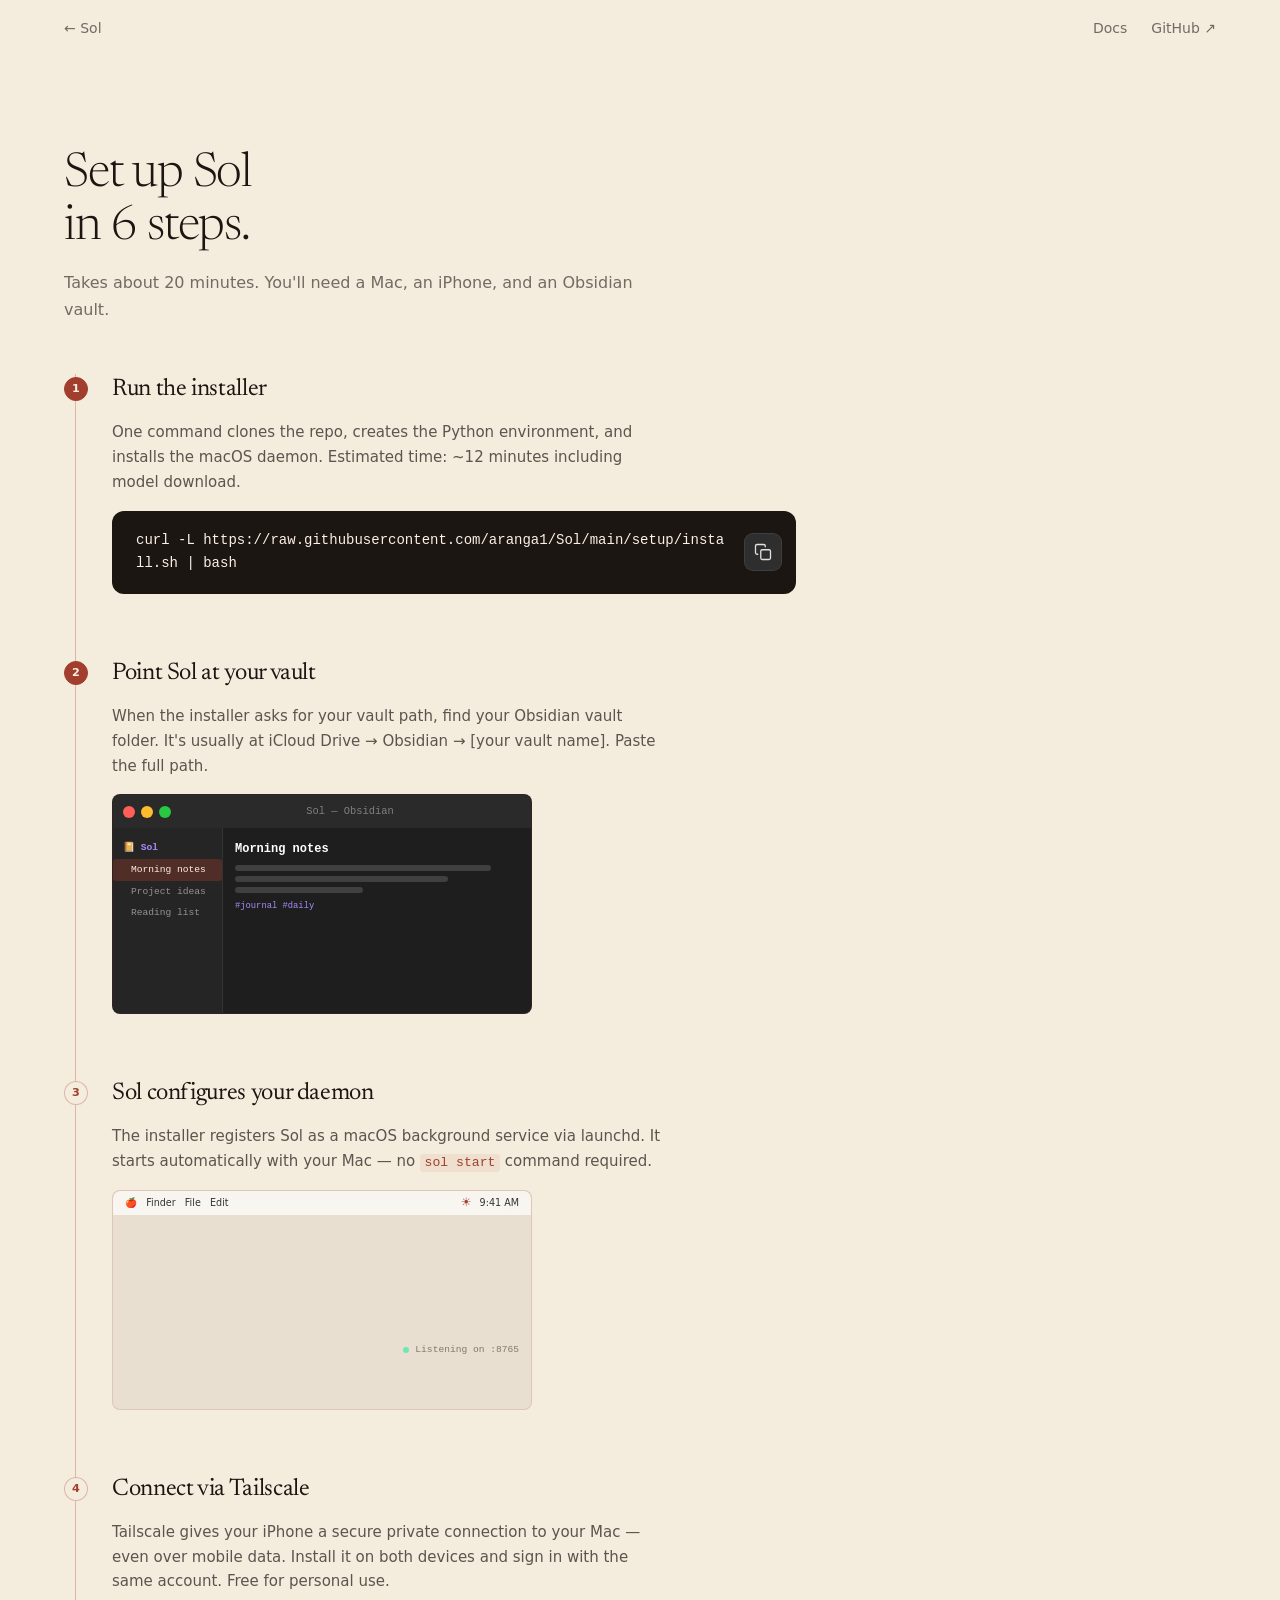
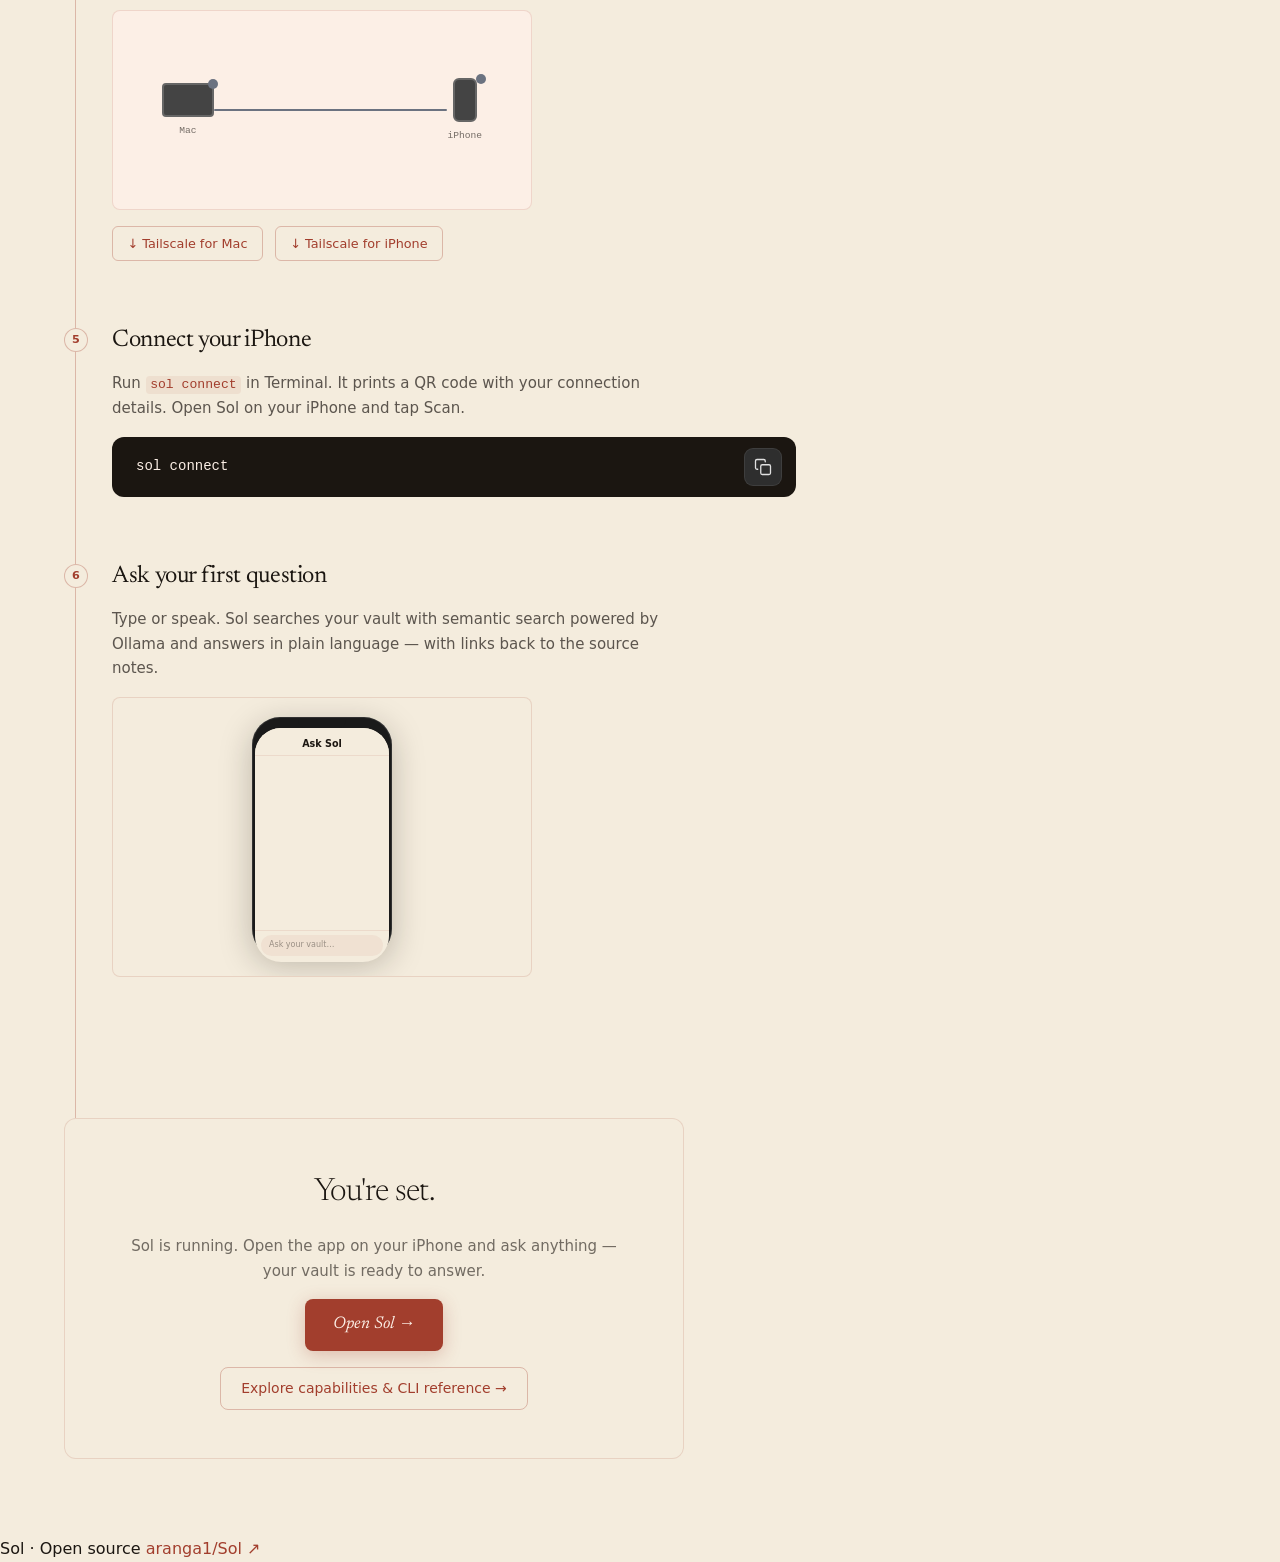
<file: docs/install.html>
<!DOCTYPE html>
<html lang="en">
<head>
  <meta charset="UTF-8">
  <meta name="viewport" content="width=device-width, initial-scale=1.0">
  <title>Install Sol — Set up in 6 steps</title>
  <meta name="description" content="Install Sol in about 20 minutes. You'll need a Mac, an iPhone, and an Obsidian vault.">
  <link rel="icon" type="image/png" href="favicon.png">
  <link rel="apple-touch-icon" href="favicon.png">
  <link rel="stylesheet" href="style.css">
  <link rel="stylesheet" href="install.css">
</head>
<body>

  <!-- ── Nav ────────────────────────────────────────────────────────────── -->
  <nav class="site-nav" role="navigation" aria-label="Main navigation">
    <a href="index.html" class="nav-link" aria-label="Back to Sol home">← Sol</a>
    <div class="nav-links">
      <a href="capabilities.html" class="nav-link">Docs</a>
      <a href="https://github.com/aranga1/Sol" class="nav-link" target="_blank" rel="noopener noreferrer" aria-label="View Sol on GitHub (opens in new tab)">GitHub ↗</a>
    </div>
  </nav>

  <main class="install-main">

    <!-- ── Header ─────────────────────────────────────────────────────────── -->
    <header class="install-header">
      <h1 class="install-heading">Set up Sol<br>in 6 steps.</h1>
      <p class="install-subhead">Takes about 20 minutes. You'll need a Mac, an iPhone, and an Obsidian vault.</p>
    </header>

    <!-- ── Steps ──────────────────────────────────────────────────────────── -->
    <div class="steps-container" role="list" aria-label="Installation steps">

      <!-- Step 1 -->
      <article class="step" role="listitem" aria-label="Step 1: Run the installer">
        <div class="step-circle" aria-hidden="true">1</div>
        <div class="step-body">
          <h2 class="step-title">Run the installer</h2>
          <p class="step-desc">One command clones the repo, creates the Python environment, and installs the macOS daemon. Estimated time: ~12 minutes including model download.</p>

          <div class="code-block" role="region" aria-label="Install command">
            <button class="copy-btn" type="button" aria-label="Copy install command to clipboard"><svg class="icon-copy" xmlns="http://www.w3.org/2000/svg" viewBox="0 0 24 24"><rect x="9" y="9" width="13" height="13" rx="2"/><path d="M5 15H4a2 2 0 0 1-2-2V4a2 2 0 0 1 2-2h9a2 2 0 0 1 2 2v1"/></svg><svg class="icon-check" xmlns="http://www.w3.org/2000/svg" viewBox="0 0 24 24"><polyline points="20 6 9 17 4 12"/></svg></button>
            <code>curl -L https://raw.githubusercontent.com/aranga1/Sol/main/setup/install.sh | bash</code>
          </div>
        </div>
      </article>

      <!-- Step 2 -->
      <article class="step" role="listitem" aria-label="Step 2: Point Sol at your vault">
        <div class="step-circle" aria-hidden="true">2</div>
        <div class="step-body">
          <h2 class="step-title">Point Sol at your vault</h2>
          <p class="step-desc">When the installer asks for your vault path, find your Obsidian vault folder. It's usually at iCloud Drive → Obsidian → [your vault name]. Paste the full path.</p>

          <!-- macOS Obsidian app mockup -->
          <div class="step-visual vis-obsidian" aria-hidden="true">
            <div class="obs-titlebar">
              <div class="obs-dots">
                <span class="mac-dot mac-dot-red"></span>
                <span class="mac-dot mac-dot-yellow"></span>
                <span class="mac-dot mac-dot-green"></span>
              </div>
              <span class="obs-title">Sol — Obsidian</span>
            </div>
            <div class="obs-body">
              <div class="obs-sidebar">
                <div class="obs-vault-item">📔 Sol</div>
                <div class="obs-file-item obs-file-active">Morning notes</div>
                <div class="obs-file-item">Project ideas</div>
                <div class="obs-file-item">Reading list</div>
              </div>
              <div class="obs-editor">
                <div class="obs-note-title">Morning notes</div>
                <div class="obs-note-line obs-line-1"></div>
                <div class="obs-note-line obs-line-2"></div>
                <div class="obs-note-line obs-line-short"></div>
                <div class="obs-tag">#journal  #daily</div>
              </div>
            </div>
          </div>
        </div>
      </article>

      <!-- Step 3 -->
      <article class="step" role="listitem" aria-label="Step 3: Sol configures your daemon">
        <div class="step-circle" aria-hidden="true">3</div>
        <div class="step-body">
          <h2 class="step-title">Sol configures your daemon</h2>
          <p class="step-desc">The installer registers Sol as a macOS background service via launchd. It starts automatically with your Mac — no <code class="inline-code">sol start</code> command required.</p>

          <!-- macOS menu bar + notification mockup -->
          <div class="step-visual vis-daemon-auto" aria-hidden="true">
            <div class="menubar-strip">
              <span class="menubar-left">🍎 &nbsp; Finder &nbsp; File &nbsp; Edit</span>
              <span class="menubar-right">
                <span class="menubar-sol-icon">☀</span>
                <span class="menubar-time">9:41 AM</span>
              </span>
            </div>
            <div class="desktop-area">
              <div class="mac-notif">
                <div class="mac-notif-icon">☀</div>
                <div class="mac-notif-text">
                  <div class="mac-notif-app">Sol</div>
                  <div class="mac-notif-body">Daemon running · vault indexed</div>
                </div>
                <div class="mac-notif-dot"></div>
              </div>
              <div class="daemon-status-row">
                <span class="daemon-status-dot"></span>
                <span class="daemon-status-label">Listening on :8765</span>
              </div>
            </div>
          </div>
        </div>
      </article>

      <!-- Step 4 (NEW) — Tailscale -->
      <article class="step" role="listitem" aria-label="Step 4: Connect via Tailscale">
        <div class="step-circle" aria-hidden="true">4</div>
        <div class="step-body">
          <h2 class="step-title">Connect via Tailscale</h2>
          <p class="step-desc">Tailscale gives your iPhone a secure private connection to your Mac — even over mobile data. Install it on both devices and sign in with the same account. Free for personal use.</p>

          <!-- Two-device connection animation -->
          <div class="step-visual vis-tailscale" aria-hidden="true">
            <div class="ts-scene">
              <div class="ts-device ts-mac">
                <div class="ts-device-body ts-mac-body"></div>
                <div class="ts-device-label">Mac</div>
                <div class="ts-node ts-node-mac"></div>
              </div>
              <div class="ts-line-wrap">
                <div class="ts-line"></div>
                <div class="ts-lock">🔒</div>
              </div>
              <div class="ts-device ts-iphone">
                <div class="ts-device-body ts-iphone-body"></div>
                <div class="ts-device-label">iPhone</div>
                <div class="ts-node ts-node-iphone"></div>
              </div>
            </div>
          </div>

          <div class="tailscale-links">
            <a href="https://tailscale.com/download/mac" target="_blank" rel="noopener" class="ts-link">↓ Tailscale for Mac</a>
            <a href="https://apps.apple.com/app/tailscale/id1470499037" target="_blank" rel="noopener" class="ts-link">↓ Tailscale for iPhone</a>
          </div>
        </div>
      </article>

      <!-- Step 5 — Connect your iPhone -->
      <article class="step" role="listitem" aria-label="Step 5: Connect your iPhone">
        <div class="step-circle" aria-hidden="true">5</div>
        <div class="step-body">
          <h2 class="step-title">Connect your iPhone</h2>
          <p class="step-desc">Run <code class="inline-code">sol connect</code> in Terminal. It prints a QR code with your connection details. Open Sol on your iPhone and tap Scan.</p>

          <!-- Code block -->
          <div class="code-block" role="region" aria-label="Connect command">
            <button class="copy-btn" type="button" aria-label="Copy connect command to clipboard"><svg class="icon-copy" xmlns="http://www.w3.org/2000/svg" viewBox="0 0 24 24"><rect x="9" y="9" width="13" height="13" rx="2"/><path d="M5 15H4a2 2 0 0 1-2-2V4a2 2 0 0 1 2-2h9a2 2 0 0 1 2 2v1"/></svg><svg class="icon-check" xmlns="http://www.w3.org/2000/svg" viewBox="0 0 24 24"><polyline points="20 6 9 17 4 12"/></svg></button>
            <code>sol connect</code>
          </div>

        </div>
      </article>

      <!-- Step 6 — Ask your first question -->
      <article class="step" role="listitem" aria-label="Step 6: Ask your first question">
        <div class="step-circle" aria-hidden="true">6</div>
        <div class="step-body">
          <h2 class="step-title">Ask your first question</h2>
          <p class="step-desc">Type or speak. Sol searches your vault with semantic search powered by Ollama and answers in plain language — with links back to the source notes.</p>

          <!-- iPhone mockup with Sol UI -->
          <div class="step-visual vis-iphone" aria-hidden="true">
            <div class="iphone-shell">
              <div class="iphone-notch"></div>
              <div class="iphone-screen">
                <div class="iphone-topbar">Ask Sol</div>
                <div class="iphone-chat-area">
                  <div class="iphone-msg iphone-msg-q">What do I know about pomegranates?</div>
                  <div class="iphone-msg iphone-msg-a">Your notes mention pomegranates are your favourite fruit. You've noted them in 3 entries.</div>
                </div>
                <div class="iphone-input-bar">
                  <div class="iphone-input-field">Ask your vault…</div>
                </div>
              </div>
            </div>
          </div>
        </div>
      </article>

    </div><!-- /steps-container -->

    <!-- ── Done card ──────────────────────────────────────────────────────── -->
    <div class="done-card" role="region" aria-label="Setup complete">
      <h2 class="done-heading">You're set.</h2>
      <p class="done-desc">Sol is running. Open the app on your iPhone and ask anything — your vault is ready to answer.</p>
      <a href="sol://" class="btn-open-sol" aria-label="Open Sol app (requires Sol app installed)">Open Sol →</a>
      <a href="capabilities.html" class="btn-capabilities">Explore capabilities &amp; CLI reference →</a>
    </div>

  </main>

  <footer role="contentinfo">
    <div class="footer-inner">
      <span>Sol · Open source</span>
      <a href="https://github.com/aranga1/Sol" target="_blank" rel="noopener">aranga1/Sol ↗</a>
    </div>
  </footer>

  <script src="main.js"></script>
</body>
</html>
</file>
<file: docs/style.css>
/* ─────────────────────────────────────────────────────────────────────────
   Sol · Shared design tokens + base reset
   ───────────────────────────────────────────────────────────────────────── */

@import url('https://fonts.googleapis.com/css2?family=Newsreader:ital,opsz,wght@0,6..72,300..700;1,6..72,300..700&display=swap');

/* ── Tokens ─────────────────────────────────────────────────────────────── */
:root {
  --parchment:   #F4ECDD;
  --cream:       #FCEFE6;
  --terracotta:  #A23E2D;
  --amber:       #B5701F;
  --espresso:    #1B1611;

  --espresso-60: rgba(27, 22, 17, 0.60);
  --espresso-70: rgba(27, 22, 17, 0.70);
  --espresso-40: rgba(27, 22, 17, 0.40);
  --terracotta-15: rgba(162, 62, 45, 0.15);
  --terracotta-30: rgba(162, 62, 45, 0.30);

  --font-display: 'Newsreader', Georgia, serif;
  --font-body:    system-ui, -apple-system, sans-serif;
  --font-mono:    ui-monospace, 'SF Mono', 'Cascadia Code', monospace;

  --radius-sm:  8px;
  --radius-md:  12px;
  --radius-lg:  18px;

  --success:     #6ee7b7;
  --neutral:     #6b7280;
  --terminal-bg: #0D1117;
}

/* ── Reset ──────────────────────────────────────────────────────────────── */
*, *::before, *::after {
  box-sizing: border-box;
  margin: 0;
  padding: 0;
}

html {
  scroll-behavior: smooth;
  -webkit-text-size-adjust: 100%;
}

body {
  background: var(--parchment);
  color: var(--espresso);
  font-family: var(--font-body);
  line-height: 1.6;
  -webkit-font-smoothing: antialiased;
}

a {
  color: var(--terracotta);
  text-decoration: none;
}

a:hover {
  text-decoration: underline;
}

img, svg {
  display: block;
  max-width: 100%;
}

/* ── Nav ────────────────────────────────────────────────────────────────── */
.site-nav {
  position: fixed;
  top: 0;
  left: 0;
  right: 0;
  z-index: 100;
  background: var(--parchment);
  display: flex;
  align-items: center;
  justify-content: space-between;
  padding: 0 clamp(1.5rem, 5vw, 4rem);
  height: 56px;
}

.nav-wordmark {
  font-family: var(--font-display);
  font-style: italic;
  font-weight: 400;
  font-size: 1.375rem;
  color: var(--espresso);
  letter-spacing: -0.01em;
  text-decoration: none;
}

.nav-wordmark:hover {
  text-decoration: none;
  color: var(--terracotta);
}

.nav-link {
  font-family: var(--font-body);
  font-size: 0.875rem;
  color: var(--espresso-60);
  text-decoration: none;
  transition: color 0.2s;
}

.nav-link:hover {
  color: var(--terracotta);
  text-decoration: none;
}

.nav-links {
  display: flex;
  gap: 1.5rem;
  align-items: center;
}

/* ── Code blocks ────────────────────────────────────────────────────────── */
.code-block {
  position: relative;
  background: var(--espresso);
  border-radius: var(--radius-md);
  padding: 1.125rem 4rem 1.125rem 1.5rem;
  overflow-x: auto;
  max-width: 100%;
  box-sizing: border-box;
  display: flex;
  align-items: center;  /* vertically center code + button */
}

.code-block code {
  font-family: var(--font-mono);
  font-size: 0.875rem;
  line-height: 1.7;
  color: var(--cream);
  white-space: pre-wrap;
  word-break: break-all;
}

.code-block .token-amber {
  color: var(--amber);
}

.copy-btn {
  position: absolute;
  top: 50%;
  right: 0.875rem;
  transform: translateY(-50%);
  /* macOS-style dark icon button */
  width: 38px;
  height: 38px;
  padding: 0;
  background: #2e2e2e;
  border: 1px solid rgba(255,255,255,0.08);
  border-radius: 9px;
  cursor: pointer;
  display: flex;
  align-items: center;
  justify-content: center;
  flex-shrink: 0;
  transition: background 0.15s, border-color 0.15s;
}

.copy-btn svg {
  width: 18px;
  height: 18px;
  pointer-events: none;
  flex-shrink: 0;
}

/* clipboard icon: always white */
.copy-btn .icon-copy {
  display: block;
  stroke: rgba(255,255,255,0.85);
  fill: none;
  stroke-width: 1.75;
  stroke-linecap: round;
  stroke-linejoin: round;
}

/* check icon: hidden until copied */
.copy-btn .icon-check {
  display: none;
  stroke: #6ee7b7;
  fill: none;
  stroke-width: 2.5;
  stroke-linecap: round;
  stroke-linejoin: round;
}

.copy-btn.copied .icon-copy { display: none; }
.copy-btn.copied .icon-check { display: block; }

.copy-btn:hover {
  background: #3a3a3a;
  border-color: rgba(255,255,255,0.14);
}

.copy-btn.copied {
  background: rgba(110, 231, 183, 0.12);
  border-color: rgba(110, 231, 183, 0.3);
}

/* ── Focus visible ──────────────────────────────────────────────────────── */
:focus-visible {
  outline: 2px solid var(--terracotta);
  outline-offset: 3px;
  border-radius: 3px;
}

button:focus-visible, a:focus-visible {
  outline: 2px solid var(--terracotta);
  outline-offset: 4px;
}

/* ── Reduced motion ─────────────────────────────────────────────────────── */
@media (prefers-reduced-motion: reduce) {
  *, *::before, *::after {
    animation-duration: 0.01ms !important;
    animation-iteration-count: 1 !important;
    transition-duration: 0.01ms !important;
  }
}
</file>
<file: docs/landing.css>
/* ─────────────────────────────────────────────────────────────────────────
   Sol · Landing page styles + animations
   ───────────────────────────────────────────────────────────────────────── */

/* ── Snap scroll container ──────────────────────────────────────────────── */
.snap-container {
  height: 100vh;
  overflow-y: scroll;
  scroll-snap-type: y mandatory;
  -webkit-overflow-scrolling: touch;
}

.snap-section {
  height: 100vh;
  scroll-snap-align: start;
  overflow: hidden;
  position: relative;
}

/* ── Section 1: Hero (node-sun IS the content) ──────────────────────────── */
.section-hero {
  display: flex;
  align-items: center;
  justify-content: center;
  background: var(--parchment);
}

/* Scale node-sun up dramatically for the hero moment */
.section-hero .node-sun-bg {
  position: absolute;
  inset: 0;
  display: flex;
  align-items: center;
  justify-content: center;
  pointer-events: none;
}

.section-hero .ns-glow {
  width: 62vmin !important;
  height: 62vmin !important;
}

.section-hero .ns-ring-a {
  width: 62vmin !important;
  height: 62vmin !important;
}

.section-hero .ns-ring-b {
  width: 47vmin !important;
  height: 47vmin !important;
}

.section-hero .ns-ring-c {
  width: 36vmin !important;
  height: 36vmin !important;
}

.section-hero .ns-mark {
  width: 43vmin !important;
  height: 43vmin !important;
}

.hero-scroll-hint {
  position: absolute;
  bottom: 2rem;
  left: 50%;
  transform: translateX(-50%);
  font-family: var(--font-body);
  font-size: 0.75rem;
  letter-spacing: 0.12em;
  text-transform: uppercase;
  color: var(--espresso-40);
  animation: hint-fade 2.5s ease-in-out infinite;
}

@keyframes hint-fade {
  0%, 100% { opacity: 0.3; transform: translateX(-50%) translateY(0); }
  50%       { opacity: 0.7; transform: translateX(-50%) translateY(4px); }
}

/* ── Section 2: Description ─────────────────────────────────────────────── */
.section-desc {
  display: flex;
  align-items: center;
  justify-content: center;
  text-align: center;
  padding: 0 clamp(1.5rem, 6vw, 6rem);
  background: var(--parchment);
}

/* ── Section 3: Feature cards (3 × 2) ──────────────────────────────────── */
.section-features {
  display: flex;
  align-items: center;
  justify-content: center;
  padding: 80px clamp(1rem, 2.5vw, 2.5rem) 1.5rem;
  background: var(--parchment);
}

.section-features .features-grid {
  display: grid;
  grid-template-columns: repeat(3, 1fr);
  gap: 0.875rem;
  width: 100%;
  max-width: 1280px;
}

/* ── Section 4: CTA + Footer ────────────────────────────────────────────── */
.section-cta {
  display: flex;
  flex-direction: column;
  background: var(--terracotta);
}

.cta-content {
  flex: 1;
  display: flex;
  flex-direction: column;
  align-items: center;
  justify-content: center;
  gap: 1.75rem;
  padding: 0 2rem;
}

.cta-heading {
  font-family: var(--font-display);
  font-weight: 300;
  font-size: clamp(1.75rem, 4vw, 2.5rem);
  letter-spacing: -0.02em;
  color: var(--cream);
  line-height: 1.2;
  text-align: center;
}

.btn-cta {
  display: inline-block;
  background: var(--cream);
  color: var(--terracotta);
  font-family: var(--font-display);
  font-style: italic;
  font-weight: 400;
  font-size: 1.125rem;
  padding: 0.85rem 2.25rem;
  border-radius: var(--radius-sm);
  text-decoration: none;
  transition: transform 0.18s cubic-bezier(0.34, 1.56, 0.64, 1),
              box-shadow 0.18s ease;
  box-shadow: 0 4px 20px rgba(27, 22, 17, 0.2);
}

.btn-cta:hover {
  transform: scale(1.04);
  box-shadow: 0 8px 30px rgba(27, 22, 17, 0.3);
  text-decoration: none;
  color: var(--terracotta);
}

.section-cta .cta-note {
  font-family: var(--font-body);
  font-size: 0.8125rem;
  color: rgba(252, 239, 230, 0.65);
}

.section-cta .site-footer {
  flex-shrink: 0;
  background: var(--espresso);
}

/* ── Mobile: stack to 1-column ──────────────────────────────────────────── */
@media (max-width: 680px) {
  .section-features .features-grid {
    grid-template-columns: 1fr;
    overflow-y: auto;
    max-height: calc(100vh - 80px);
  }
  .snap-container {
    scroll-snap-type: none; /* disable snap on mobile for card scrolling */
  }
}

/* ── Hero ───────────────────────────────────────────────────────────────── */
.hero {
  position: relative;
  min-height: 100svh;
  display: flex;
  flex-direction: column;
  align-items: center;
  justify-content: center;
  text-align: center;
  padding: 80px clamp(1.5rem, 6vw, 6rem) 5rem;
  overflow: hidden;
}

.hero-content {
  position: relative;
  z-index: 2;
  max-width: 680px;
}

.hero-headline {
  font-family: var(--font-display);
  font-weight: 300;
  font-size: clamp(2.5rem, 6vw, 4rem);
  line-height: 1.1;
  letter-spacing: -0.025em;
  color: var(--espresso);
  margin-bottom: 1.25rem;
}

.hero-subhead {
  font-family: var(--font-body);
  font-size: clamp(1rem, 2vw, 1.125rem);
  color: var(--espresso-60);
  max-width: 520px;
  margin: 0 auto 2.5rem;
  line-height: 1.65;
}

/* ── CTA Button ─────────────────────────────────────────────────────────── */
.btn-primary {
  display: inline-block;
  background: var(--terracotta);
  color: var(--cream);
  font-family: var(--font-display);
  font-style: italic;
  font-weight: 400;
  font-size: 1.125rem;
  padding: 0.8rem 2rem;
  border-radius: var(--radius-sm);
  text-decoration: none;
  transition: transform 0.18s cubic-bezier(0.34, 1.56, 0.64, 1),
              box-shadow 0.18s ease;
  box-shadow: 0 4px 18px rgba(162, 62, 45, 0.28);
}

.btn-primary:hover {
  transform: scale(1.04);
  box-shadow: 0 8px 28px rgba(162, 62, 45, 0.38);
  text-decoration: none;
  color: var(--cream);
}

.btn-primary:active {
  transform: scale(0.98);
}

/* ── Node-sun breathing background ──────────────────────────────────────── */
.node-sun-bg {
  position: absolute;
  inset: 0;
  display: flex;
  align-items: center;
  justify-content: center;
  pointer-events: none;
  z-index: 1;
}

/* Layer 1 — glow blob */
.ns-glow {
  position: absolute;
  width: 340px;
  height: 340px;
  border-radius: 50%;
  background: radial-gradient(
    circle,
    rgba(181, 112, 31, 0.22) 0%,
    rgba(162, 62, 45, 0.06) 46%,
    transparent 70%
  );
  filter: blur(8px);
  animation: ns-glow-breathe 19.5s ease-in-out infinite alternate;
}

@keyframes ns-glow-breathe {
  from { transform: scale(1);    opacity: 0.5; }
  to   { transform: scale(1.14); opacity: 0.95; }
}

/* Layer 2 — pulse rings */
.ns-ring {
  position: absolute;
  width: 172px;
  height: 172px;
  border-radius: 50%;
  animation: ns-ring-pulse 5.2s linear infinite;
}

.ns-ring-a {
  box-shadow: 0 0 0 1.5px rgba(162, 62, 45, 0.24);
  animation-delay: 0s;
}

.ns-ring-b {
  box-shadow: 0 0 0 1.5px rgba(181, 112, 31, 0.22);
  animation-delay: -1.77s;
}

.ns-ring-c {
  box-shadow: 0 0 0 1.5px rgba(140, 51, 34, 0.18);
  animation-delay: -3.48s;
}

@keyframes ns-ring-pulse {
  0%   { transform: scale(0.5); opacity: 0; }
  30%  { opacity: 0.5; }
  100% { transform: scale(2.8); opacity: 0; }
}

/* Layer 3 — SVG mark */
.ns-mark {
  position: absolute;
  width: 200px;
  height: 200px;
  opacity: 0.52;
  animation: ns-mark-combined 19.5s ease-in-out infinite alternate,
             ns-mark-sway 44s ease-in-out infinite alternate;
}

@keyframes ns-mark-sway {
  from { transform: rotate(-2.2deg); }
  to   { transform: rotate(2.2deg); }
}

@keyframes ns-mark-combined {
  from { transform: scale(1) rotate(-2.2deg); }
  to   { transform: scale(1.05) rotate(2.2deg); }
}

/* ── Features section ───────────────────────────────────────────────────── */
.features {
  padding: clamp(4rem, 8vw, 8rem) clamp(1.5rem, 5vw, 4rem);
  max-width: 1120px;
  margin: 0 auto;
}

.features-heading {
  font-family: var(--font-display);
  font-weight: 300;
  font-size: clamp(1.75rem, 4vw, 2.25rem);
  letter-spacing: -0.02em;
  color: var(--espresso);
  text-align: center;
  margin-bottom: 3.5rem;
  line-height: 1.25;
}

.features-grid {
  display: grid;
  grid-template-columns: repeat(2, 1fr);
  gap: 1.5rem;
}



/* ── Feature card ───────────────────────────────────────────────────────── */
.feature-card {
  background: var(--cream);
  border: 1px solid var(--terracotta-15);
  border-radius: var(--radius-md);
  padding: 1rem;
  display: flex;
  flex-direction: column;
  gap: 0.75rem;
}

.feature-visual {
  width: 100%;
  height: 100px;
  background: var(--parchment);
  border-radius: 8px;
  position: relative;
  overflow: hidden;
  flex-shrink: 0;
}

.feature-name {
  font-family: var(--font-display);
  font-style: italic;
  font-weight: 400;
  font-size: 1.125rem;
  color: var(--terracotta);
  line-height: 1.3;
}

.feature-desc {
  font-family: var(--font-body);
  font-size: 0.875rem;
  color: var(--espresso-70);
  line-height: 1.55;
}

/* ── Feature 1: Ask your vault (chat bubbles) ────────────────────────────── */
.vis-chat {
  display: flex;
  flex-direction: column;
  justify-content: center;
  padding: 0.75rem 1rem;
  gap: 0.5rem;
}

.chat-bubble {
  max-width: 72%;
  padding: 0.45rem 0.85rem;
  border-radius: 18px;
  font-family: var(--font-body);
  font-size: 0.75rem;
  line-height: 1.4;
  opacity: 0;
  transform: translateX(30px);
}

.chat-user {
  background: var(--terracotta);
  color: var(--cream);
  align-self: flex-end;
  transform: translateX(30px);
  border-bottom-right-radius: 4px;
}

.chat-sol {
  background: var(--cream);
  color: var(--espresso);
  border: 1px solid var(--terracotta-15);
  align-self: flex-start;
  transform: translateX(-30px);
  border-bottom-left-radius: 4px;
}

@keyframes chat-user-loop {
  0%, 5%    { opacity: 0; transform: translateX(30px); }
  20%, 45%  { opacity: 1; transform: translateX(0); }
  55%, 100% { opacity: 0; transform: translateX(0); }
}

@keyframes chat-sol-loop {
  0%, 30%   { opacity: 0; transform: translateX(-20px); }
  45%, 75%  { opacity: 1; transform: translateX(0); }
  85%, 100% { opacity: 0; transform: translateX(0); }
}

.feature-card.animate .chat-user { animation: chat-user-loop 4s ease-in-out infinite; }
.feature-card.animate .chat-sol  { animation: chat-sol-loop  4s ease-in-out infinite; }

/* ── Feature 2: Voice notes (waveform → doc) ─────────────────────────────── */
.vis-voice {
  display: flex;
  align-items: center;
  justify-content: center;
  gap: 0.35rem;
  height: 100px;
}

.wave-bar {
  width: 5px;
  height: 24px;
  background: var(--amber);
  border-radius: 3px;
  transform-origin: center;
}

.vis-doc {
  position: absolute;
  inset: 0;
  display: flex;
  align-items: center;
  justify-content: center;
  opacity: 0;
}

.doc-icon {
  width: 36px;
  height: 44px;
  background: var(--cream);
  border: 1.5px solid var(--terracotta-30);
  border-radius: 4px;
  position: relative;
}

.doc-icon::before {
  content: '';
  position: absolute;
  top: 8px;
  left: 6px;
  right: 6px;
  height: 2px;
  background: var(--espresso-40);
  box-shadow: 0 5px 0 var(--espresso-40), 0 10px 0 var(--espresso-40);
}

.feature-card.animate .wave-bar:nth-child(1) {
  animation: wave-bounce 2s 0s ease-in-out infinite, wave-fade 4s 0s infinite;
}
.feature-card.animate .wave-bar:nth-child(2) {
  animation: wave-bounce 2s 0.15s ease-in-out infinite, wave-fade 4s 0s infinite;
}
.feature-card.animate .wave-bar:nth-child(3) {
  animation: wave-bounce 2s 0.3s ease-in-out infinite, wave-fade 4s 0s infinite;
}
.feature-card.animate .wave-bar:nth-child(4) {
  animation: wave-bounce 2s 0.1s ease-in-out infinite, wave-fade 4s 0s infinite;
}
.feature-card.animate .wave-bar:nth-child(5) {
  animation: wave-bounce 2s 0.22s ease-in-out infinite, wave-fade 4s 0s infinite;
}

.feature-card.animate .vis-doc {
  animation: doc-appear 4s 0s infinite;
}

@keyframes wave-bounce {
  0%, 100% { transform: scaleY(1); }
  50%       { transform: scaleY(2.4); }
}

@keyframes wave-fade {
  0%, 45% { opacity: 1; }
  60%, 90% { opacity: 0; }
  100%     { opacity: 1; }
}

@keyframes doc-appear {
  0%, 50% { opacity: 0; }
  65%, 85% { opacity: 1; }
  100%     { opacity: 0; }
}

/* ── Feature 3: Text notes (field + tag) ─────────────────────────────────── */
.vis-text {
  display: flex;
  flex-direction: column;
  justify-content: center;
  align-items: center;
  padding: 1rem;
  gap: 0.6rem;
  height: 100px;
}

.text-field-mock {
  width: 100%;
  background: var(--cream);
  border: 1.5px solid var(--terracotta-30);
  border-radius: 6px;
  padding: 0.5rem 0.75rem;
  font-family: var(--font-body);
  font-size: 0.75rem;
  color: var(--espresso);
  display: flex;
  align-items: center;
  gap: 2px;
}

.text-cursor {
  display: inline-block;
  width: 1.5px;
  height: 13px;
  background: var(--espresso);
  animation: blink 1s step-end infinite;
}

.tag-chip {
  background: rgba(181, 112, 31, 0.12);
  border: 1px solid rgba(181, 112, 31, 0.3);
  color: var(--amber);
  font-family: var(--font-mono);
  font-size: 0.7rem;
  padding: 0.2rem 0.6rem;
  border-radius: 20px;
  opacity: 0;
  transform: translateY(6px);
  align-self: flex-start;
}

.feature-card.animate .tag-chip {
  animation: tag-appear 4s 0s infinite;
}

@keyframes blink {
  50% { opacity: 0; }
}

@keyframes tag-appear {
  0%, 20% { opacity: 0; transform: translateY(6px); }
  35%, 75% { opacity: 1; transform: translateY(0); }
  90%, 100% { opacity: 0; transform: translateY(6px); }
}

/* ── Feature 4: Conversation history (sidebar) ───────────────────────────── */
.vis-history {
  position: relative;
  height: 100px;
  overflow: hidden;
}

.sidebar-panel {
  position: absolute;
  left: 0;
  top: 0;
  bottom: 0;
  width: 70%;
  background: var(--espresso);
  padding: 0.75rem;
  display: flex;
  flex-direction: column;
  gap: 0.4rem;
  transform: translateX(-30%);  /* partially visible by default */
  opacity: 0.6;
}

.sidebar-item {
  background: rgba(252, 239, 230, 0.08);
  border-radius: 4px;
  padding: 0.35rem 0.5rem;
  font-family: var(--font-body);
  font-size: 0.65rem;
  color: rgba(252, 239, 230, 0.7);
  white-space: nowrap;
  overflow: hidden;
  text-overflow: ellipsis;
}

.sidebar-item:first-child {
  background: rgba(162, 62, 45, 0.3);
  color: var(--cream);
}

.feature-card.animate .sidebar-panel {
  animation: sidebar-slide 4s 0s infinite;
}

@keyframes sidebar-slide {
  0%, 100% { transform: translateX(-30%); opacity: 0.6; }
  15%, 75%  { transform: translateX(0); opacity: 1; }
  90%       { transform: translateX(-30%); opacity: 0.6; }
}

/* ── Feature 5: Notifications (banner) ──────────────────────────────────── */
.vis-notif {
  position: relative;
  height: 100px;
  overflow: hidden;
  display: flex;
  align-items: flex-start;
  justify-content: center;
  padding-top: 0;
}

.notif-banner {
  width: 90%;
  background: var(--cream);
  border: 1px solid var(--terracotta-15);
  border-radius: 10px;
  padding: 0.6rem 0.75rem;
  display: flex;
  align-items: center;
  gap: 0.6rem;
  box-shadow: 0 4px 16px rgba(27, 22, 17, 0.1);
  transform: translateY(-110%);
  margin-top: 0.75rem;
}

.notif-dot {
  width: 22px;
  height: 22px;
  border-radius: 50%;
  background: var(--terracotta);
  flex-shrink: 0;
  display: flex;
  align-items: center;
  justify-content: center;
}

.notif-dot::after {
  content: '';
  width: 8px;
  height: 8px;
  border-radius: 50%;
  background: var(--cream);
  opacity: 0.7;
}

.notif-text {
  font-family: var(--font-body);
  font-size: 0.68rem;
  color: var(--espresso);
  line-height: 1.35;
}

.notif-text strong {
  display: block;
  font-size: 0.7rem;
}

.feature-card.animate .notif-banner {
  animation: notif-bounce 4s 0s infinite;
}

@keyframes notif-bounce {
  0%, 100%  { transform: translateY(-110%); }
  12%        { transform: translateY(4px); }
  18%        { transform: translateY(-2px); }
  22%, 72%   { transform: translateY(0); }
  85%, 100%  { transform: translateY(-110%); }
}

/* ── Feature 6: Fully local (network nodes) ──────────────────────────────── */
.vis-local {
  display: flex;
  align-items: center;
  justify-content: center;
  height: 100px;
  position: relative;
}

.local-network {
  position: relative;
  width: 100px;
  height: 100px;
}

.local-center {
  position: absolute;
  top: 50%;
  left: 50%;
  transform: translate(-50%, -50%);
  width: 18px;
  height: 18px;
  border-radius: 50%;
  background: var(--terracotta);
  z-index: 2;
}

.local-orbit {
  position: absolute;
  top: 50%;
  left: 50%;
  width: 10px;
  height: 10px;
  border-radius: 50%;
  background: var(--amber);
  margin: -5px 0 0 -5px;
}

.local-orbit-a { transform: translate(32px, -28px); }
.local-orbit-b { transform: translate(-36px, -18px); }
.local-orbit-c { transform: translate(6px, 36px); }

.local-line {
  position: absolute;
  top: 50%;
  left: 50%;
  height: 1.5px;
  background: var(--amber);
  transform-origin: 0 50%;
}

.local-line-a {
  width: 42px;
  transform: rotate(-41deg);
}

.local-line-b {
  width: 40px;
  transform: rotate(-153deg);
}

.local-line-c {
  width: 40px;
  transform: rotate(80deg);
}

.feature-card.animate .local-line {
  animation: line-pulse 2.4s ease-in-out infinite;
}

.feature-card.animate .local-line-a { animation-delay: 0s; }
.feature-card.animate .local-line-b { animation-delay: 0.8s; }
.feature-card.animate .local-line-c { animation-delay: 1.6s; }

@keyframes line-pulse {
  0%, 100% { opacity: 0.3; }
  50%       { opacity: 1; }
}

/* ── CTA band ───────────────────────────────────────────────────────────── */
.cta-band {
  background: var(--terracotta);
  padding: clamp(3rem, 6vw, 5rem) clamp(1.5rem, 5vw, 4rem);
  text-align: center;
  display: flex;
  flex-direction: column;
  align-items: center;
  gap: 1.5rem;
}

.cta-band-heading {
  font-family: var(--font-display);
  font-weight: 300;
  font-size: clamp(1.5rem, 4vw, 2rem);
  color: var(--cream);
  letter-spacing: -0.02em;
}

.btn-secondary {
  display: inline-block;
  background: var(--cream);
  color: var(--terracotta);
  font-family: var(--font-display);
  font-style: italic;
  font-size: 1.125rem;
  font-weight: 400;
  padding: 0.8rem 2rem;
  border-radius: var(--radius-sm);
  text-decoration: none;
  transition: transform 0.18s cubic-bezier(0.34, 1.56, 0.64, 1),
              box-shadow 0.18s ease;
  box-shadow: 0 4px 18px rgba(27, 22, 17, 0.18);
}

.btn-secondary:hover {
  transform: scale(1.04);
  box-shadow: 0 8px 28px rgba(27, 22, 17, 0.28);
  text-decoration: none;
  color: var(--terracotta);
}

.cta-secondary-row {
  display: flex;
  gap: 0.75rem;
  flex-wrap: wrap;
  justify-content: center;
}

.cta-secondary-link {
  font-family: var(--font-body);
  font-size: 0.875rem;
  color: rgba(252, 239, 230, 0.75);
  text-decoration: none;
  border: 1px solid rgba(252, 239, 230, 0.3);
  padding: 0.6rem 1.5rem;
  border-radius: var(--radius-sm);
  transition: background 0.2s, color 0.2s;
}

.cta-secondary-link:hover {
  background: rgba(252, 239, 230, 0.08);
  color: var(--cream);
  text-decoration: none;
}

.cta-note {
  font-family: var(--font-body);
  font-size: 0.8125rem;
  color: rgba(252, 239, 230, 0.7);
}

/* ── Footer ─────────────────────────────────────────────────────────────── */
.site-footer {
  background: var(--espresso);
  padding: 2rem clamp(1.5rem, 5vw, 4rem);
  display: flex;
  align-items: center;
  justify-content: space-between;
  flex-wrap: wrap;
  gap: 1rem;
}

.footer-text {
  font-family: var(--font-body);
  font-size: 0.875rem;
  color: rgba(252, 239, 230, 0.6);
}

.footer-link {
  color: rgba(252, 239, 230, 0.75);
  text-decoration: none;
  transition: color 0.2s;
}

.footer-link:hover {
  color: var(--cream);
  text-decoration: none;
}
</file>
<file: docs/ayesha-birthday/styles.css>
/* ===========================================================
   Happy Birthday, Ayesha — styling
   Palette borrowed from the Sol app: warm cream, amber sun,
   deep warm ink.
   =========================================================== */

:root{
  --bg:        #FAF4EA;
  --ink:       #241E16;
  --ink-soft:  #4A4030;
  --brown:     #4A3A24;
  --amber:     #DD8A2C;   /* the sun / primary accent */
  --amber-deep:#B86A22;
  --terra:     #C26A2A;   /* kickers + small accents */
  --muted:     #8A7558;
  --btn-text:  #2A2014;
  --shadow:    rgba(193,106,42,.32);
  --shadow-hi: rgba(193,106,42,.46);
  --ease:      cubic-bezier(.16,.8,.24,1);
  --ease-pop:  cubic-bezier(.2,.9,.3,1.6);
}

*{ box-sizing:border-box; }
html,body{ margin:0; padding:0; height:100%; }
body{
  background:var(--bg);
  color:var(--ink);
  font-family:'Hanken Grotesk', system-ui, -apple-system, sans-serif;
  -webkit-font-smoothing:antialiased;
  -webkit-tap-highlight-color:transparent;
}

/* ---------- scroll scene ---------- */
.scene{
  position:relative;
  width:100%;
  height:100svh;
  overflow-y:scroll;
  overflow-x:hidden;
  -webkit-overflow-scrolling:touch;
  scroll-snap-type:y mandatory;
  scrollbar-width:none;
  background:radial-gradient(125% 85% at 50% 0%, #FCF8F1 0%, #F7EFE0 48%, #F1E6D2 100%);
}
.scene::-webkit-scrollbar{ display:none; }

.sec{
  position:relative;
  z-index:1;
  min-height:100svh;
  scroll-snap-align:start;
  display:flex;
  flex-direction:column;
  align-items:center;
  justify-content:center;
  padding:7vh 7vw;
  text-align:center;
}

/* ---------- drifting background ---------- */
.bg{ position:fixed; inset:0; z-index:0; pointer-events:none; overflow:hidden; will-change:transform; }
.blob{ position:absolute; border-radius:50%; }
.blob-1{
  top:-12%; left:-9%; width:48vw; height:48vw;
  background:radial-gradient(circle at 32% 30%, rgba(240,178,98,.5), rgba(240,178,98,0) 70%);
  filter:blur(18px); animation:drift1 19s ease-in-out infinite;
}
.blob-2{
  bottom:-14%; right:-11%; width:54vw; height:54vw;
  background:radial-gradient(circle at 60% 40%, rgba(214,130,62,.32), rgba(214,130,62,0) 70%);
  filter:blur(22px); animation:drift2 24s ease-in-out infinite;
}

/* ---------- the sun ---------- */
.sun{ position:absolute; top:53%; left:50%; transform:translate(-50%,-50%); z-index:-1; pointer-events:none; will-change:transform; }
.sun-core{
  width:64vmin; height:64vmin; border-radius:50%;
  background:radial-gradient(circle at 50% 45%, rgba(248,196,108,.92) 0%, rgba(232,146,64,.6) 30%, rgba(214,130,62,.24) 54%, rgba(214,130,62,0) 72%);
  filter:blur(5px);
  animation:breathe 7s ease-in-out infinite;
}
.sun-sm{
  width:66px; height:66px; border-radius:50%;
  background:radial-gradient(circle at 50% 45%, rgba(248,196,108,.97) 0%, rgba(232,146,64,.82) 45%, rgba(214,130,62,.24) 72%, rgba(214,130,62,0) 100%);
  animation:breathe 6s ease-in-out infinite;
}

/* ---------- nav dots ---------- */
.dots{
  position:fixed; right:max(14px,1.6vw); top:50%; transform:translateY(-50%);
  z-index:20; display:flex; flex-direction:column; gap:6px; align-items:center;
}
.dots button{ background:none; border:none; padding:11px 10px; margin:0; cursor:pointer; line-height:0; display:block; }
.dot{
  display:block; width:9px; height:9px; border-radius:9px;
  background:rgba(180,140,80,.32);
  transition:all .55s var(--ease);
}
.dots button.active .dot{ height:28px; background:#D9842B; }

/* ---------- typography ---------- */
.kicker{
  margin:0 0 2.6vh; font-size:clamp(11px,1.4vw,15px);
  letter-spacing:.34em; font-weight:600; color:var(--terra);
}
.message .kicker{ margin-bottom:3.4vh; letter-spacing:.3em; }
.gift .kicker{ margin-bottom:3vh; letter-spacing:.3em; }
.center{ text-align:center; }

.hb{
  margin:0; font-family:'Bricolage Grotesque', serif; font-weight:600;
  font-size:clamp(24px,4.6vw,58px); color:var(--brown); line-height:1;
}
.name{
  margin:1.2vh 0 0; font-family:'Bricolage Grotesque', serif; font-weight:800;
  font-size:clamp(60px,18vw,240px); line-height:.84; letter-spacing:-.02em;
  color:var(--amber); white-space:nowrap;
}
.sub{ margin:3.2vh 0 0; font-size:clamp(15px,2vw,21px); color:var(--muted); font-style:italic; }
.gift .sub{ margin:0; }

.cue-wrap{ position:static; }
.cue{
  position:absolute; bottom:4vh; left:50%; transform:translateX(-50%);
  font-size:12px; letter-spacing:.28em; color:var(--terra); font-weight:600;
  animation:bob 2.4s ease-in-out infinite;
}

/* ---------- message ---------- */
.msg-col{ width:100%; max-width:720px; text-align:left; }
.copy{ margin:0 0 1.4em; font-size:clamp(16px,2.3vw,25px); line-height:1.72; color:var(--ink-soft); }
.copy em{ font-style:italic; color:var(--terra); }
.sign{
  margin:1.4vh 0 0; font-family:'Bricolage Grotesque', serif; font-weight:700;
  font-size:clamp(19px,2.8vw,30px); color:var(--amber-deep); line-height:1.3;
}
.ps{ margin:3.2vh 0 0; font-size:clamp(13px,1.6vw,15px); color:var(--muted); font-style:italic; }

/* ---------- gift ---------- */
.stage{
  position:relative; width:100%; max-width:620px; min-height:58vh;
  display:flex; align-items:center; justify-content:center;
}
.prompt, .panel{
  position:absolute; inset:0;
  display:flex; flex-direction:column; align-items:center; justify-content:center;
}
.prompt{ gap:3.2vh; transition:opacity .55s ease, transform .7s var(--ease); }
.prompt.hide{ opacity:0; transform:scale(.92); pointer-events:none; }

.panel{ gap:2.4vh; opacity:0; transform:translateY(30px) scale(.96); pointer-events:none;
  transition:opacity .9s var(--ease) .15s, transform .9s var(--ease) .15s; }
.panel.show{ opacity:1; transform:none; pointer-events:auto; }

.ask{
  margin:0; font-family:'Bricolage Grotesque', serif; font-weight:800;
  font-size:clamp(32px,6vw,72px); line-height:.98; letter-spacing:-.015em;
  color:#2E271C; text-wrap:balance;
}
.meet{
  margin:0; font-family:'Bricolage Grotesque', serif; font-weight:800;
  font-size:clamp(40px,7vw,84px); line-height:.92; letter-spacing:-.02em;
  color:var(--amber); white-space:nowrap;
}
.narrow{ max-width:500px; text-align:center; font-size:clamp(15px,1.9vw,20px); line-height:1.62; }
.foot{ margin:0; font-size:clamp(12px,1.6vw,15px); color:var(--muted); font-style:italic; }

/* ---------- buttons ---------- */
.btn{
  display:inline-block; font-family:'Hanken Grotesk', sans-serif;
  font-size:clamp(16px,1.8vw,19px); font-weight:700;
  color:var(--btn-text); background:var(--amber); border:none; border-radius:999px;
  padding:17px 38px; cursor:pointer; text-decoration:none;
  box-shadow:0 14px 34px var(--shadow);
  transition:transform .35s var(--ease-pop), box-shadow .35s ease;
}
.btn:hover{ transform:translateY(-4px) scale(1.05) rotate(-1deg); box-shadow:0 22px 48px var(--shadow-hi); }

/* ---------- scroll reveals ---------- */
.reveal{
  opacity:0; transform:translateY(30px);
  transition:opacity 1.1s var(--ease) var(--d,0s), transform 1.1s var(--ease) var(--d,0s);
  will-change:opacity, transform;
}
.sec.in .reveal{ opacity:1; transform:none; }

/* ---------- popping letters ---------- */
.ltr{ display:inline-block; opacity:0; will-change:transform, opacity; }
.sec.in .name .ltr{ animation:pop .72s ease-out both; animation-delay:calc(.18s + var(--i) * .06s); }
.panel.show .meet .ltr{ animation:pop .72s ease-out both; animation-delay:calc(.1s + var(--i) * .06s); }
.flt{ display:inline-block; animation:floaty 3.4s ease-in-out infinite; animation-delay:calc(var(--i) * .13s); }
.hv{ display:inline-block; cursor:default; transition:transform .28s var(--ease-pop); }
.name .hv:hover{ transform:translateY(-15px) scale(1.18) rotate(-5deg); }
.meet .hv:hover{ transform:translateY(-12px) scale(1.16) rotate(-4deg); }

/* ---------- keyframes ---------- */
@keyframes breathe{ 0%,100%{ transform:scale(1); opacity:.92; } 50%{ transform:scale(1.09); opacity:1; } }
@keyframes drift1{ 0%,100%{ transform:translate(0,0); } 50%{ transform:translate(46px,-34px); } }
@keyframes drift2{ 0%,100%{ transform:translate(0,0); } 50%{ transform:translate(-54px,44px); } }
@keyframes bob{ 0%,100%{ transform:translate(-50%,0); opacity:.5; } 50%{ transform:translate(-50%,9px); opacity:1; } }
@keyframes pop{
  0%{ opacity:0; transform:translateY(48px) scale(.3) rotate(-12deg); }
  55%{ opacity:1; transform:translateY(-9px) scale(1.13) rotate(4deg); }
  78%{ transform:translateY(2px) scale(.97) rotate(-2deg); }
  100%{ opacity:1; transform:translateY(0) scale(1) rotate(0); }
}
@keyframes floaty{ 0%,100%{ transform:translateY(0) rotate(0); } 50%{ transform:translateY(-5px) rotate(1.6deg); } }

/* ---------- responsive ---------- */
@media (max-width:600px){
  .dots{ display:none; }
  .name{ font-size:clamp(58px,21vw,200px); }
}

/* ---------- accessibility: reduced motion ---------- */
@media (prefers-reduced-motion:reduce){
  *, *::before, *::after{ animation:none !important; transition-duration:.001ms !important; }
  .reveal{ opacity:1; transform:none; }
  .ltr{ opacity:1; }
  .sun-core, .blob-1, .blob-2, .sun-sm{ animation:none; }
}
</file>
<file: docs/sol-birthday/styles.css>
/* ===========================================================
   Happy Birthday, Ayesha — styling
   Palette borrowed from the Sol app: warm cream, amber sun,
   deep warm ink.
   =========================================================== */

:root{
  --bg:        #FAF4EA;
  --ink:       #241E16;
  --ink-soft:  #4A4030;
  --brown:     #4A3A24;
  --amber:     #DD8A2C;   /* the sun / primary accent */
  --amber-deep:#B86A22;
  --terra:     #C26A2A;   /* kickers + small accents */
  --muted:     #8A7558;
  --btn-text:  #2A2014;
  --shadow:    rgba(193,106,42,.32);
  --shadow-hi: rgba(193,106,42,.46);
  --ease:      cubic-bezier(.16,.8,.24,1);
  --ease-pop:  cubic-bezier(.2,.9,.3,1.6);
}

*{ box-sizing:border-box; }
html,body{ margin:0; padding:0; height:100%; }
body{
  background:var(--bg);
  color:var(--ink);
  font-family:'Hanken Grotesk', system-ui, -apple-system, sans-serif;
  -webkit-font-smoothing:antialiased;
  -webkit-tap-highlight-color:transparent;
}

/* ---------- scroll scene ---------- */
.scene{
  position:relative;
  width:100%;
  height:100svh;
  overflow-y:scroll;
  overflow-x:hidden;
  -webkit-overflow-scrolling:touch;
  scroll-snap-type:y mandatory;
  scrollbar-width:none;
  background:radial-gradient(125% 85% at 50% 0%, #FCF8F1 0%, #F7EFE0 48%, #F1E6D2 100%);
}
.scene::-webkit-scrollbar{ display:none; }

.sec{
  position:relative;
  z-index:1;
  min-height:100svh;
  scroll-snap-align:start;
  display:flex;
  flex-direction:column;
  align-items:center;
  justify-content:center;
  padding:7vh 7vw;
  text-align:center;
}

/* ---------- drifting background ---------- */
.bg{ position:fixed; inset:0; z-index:0; pointer-events:none; overflow:hidden; will-change:transform; }
.blob{ position:absolute; border-radius:50%; }
.blob-1{
  top:-12%; left:-9%; width:48vw; height:48vw;
  background:radial-gradient(circle at 32% 30%, rgba(240,178,98,.5), rgba(240,178,98,0) 70%);
  filter:blur(18px); animation:drift1 19s ease-in-out infinite;
}
.blob-2{
  bottom:-14%; right:-11%; width:54vw; height:54vw;
  background:radial-gradient(circle at 60% 40%, rgba(214,130,62,.32), rgba(214,130,62,0) 70%);
  filter:blur(22px); animation:drift2 24s ease-in-out infinite;
}

/* ---------- the sun ---------- */
.sun{ position:absolute; top:53%; left:50%; transform:translate(-50%,-50%); z-index:-1; pointer-events:none; will-change:transform; }
.sun-core{
  width:64vmin; height:64vmin; border-radius:50%;
  background:radial-gradient(circle at 50% 45%, rgba(248,196,108,.92) 0%, rgba(232,146,64,.6) 30%, rgba(214,130,62,.24) 54%, rgba(214,130,62,0) 72%);
  filter:blur(5px);
  animation:breathe 7s ease-in-out infinite;
}
.sun-sm{
  width:66px; height:66px; border-radius:50%;
  background:radial-gradient(circle at 50% 45%, rgba(248,196,108,.97) 0%, rgba(232,146,64,.82) 45%, rgba(214,130,62,.24) 72%, rgba(214,130,62,0) 100%);
  animation:breathe 6s ease-in-out infinite;
}

/* ---------- nav dots ---------- */
.dots{
  position:fixed; right:max(14px,1.6vw); top:50%; transform:translateY(-50%);
  z-index:20; display:flex; flex-direction:column; gap:6px; align-items:center;
}
.dots button{ background:none; border:none; padding:11px 10px; margin:0; cursor:pointer; line-height:0; display:block; }
.dot{
  display:block; width:9px; height:9px; border-radius:9px;
  background:rgba(180,140,80,.32);
  transition:all .55s var(--ease);
}
.dots button.active .dot{ height:28px; background:#D9842B; }

/* ---------- typography ---------- */
.kicker{
  margin:0 0 2.6vh; font-size:clamp(11px,1.4vw,15px);
  letter-spacing:.34em; font-weight:600; color:var(--terra);
}
.message .kicker{ margin-bottom:3.4vh; letter-spacing:.3em; }
.gift .kicker{ margin-bottom:3vh; letter-spacing:.3em; }
.center{ text-align:center; }

.hb{
  margin:0; font-family:'Bricolage Grotesque', serif; font-weight:600;
  font-size:clamp(24px,4.6vw,58px); color:var(--brown); line-height:1;
}
.name{
  margin:1.2vh 0 0; font-family:'Bricolage Grotesque', serif; font-weight:800;
  font-size:clamp(60px,18vw,240px); line-height:.84; letter-spacing:-.02em;
  color:var(--amber); white-space:nowrap;
}
.sub{ margin:3.2vh 0 0; font-size:clamp(15px,2vw,21px); color:var(--muted); font-style:italic; }
.gift .sub{ margin:0; }

.cue-wrap{ position:static; }
.cue{
  position:absolute; bottom:4vh; left:50%; transform:translateX(-50%);
  font-size:12px; letter-spacing:.28em; color:var(--terra); font-weight:600;
  animation:bob 2.4s ease-in-out infinite;
}

/* ---------- message ---------- */
.msg-col{ width:100%; max-width:720px; text-align:left; }
.copy{ margin:0 0 1.4em; font-size:clamp(16px,2.3vw,25px); line-height:1.72; color:var(--ink-soft); }
.copy em{ font-style:italic; color:var(--terra); }
.sign{
  margin:1.4vh 0 0; font-family:'Bricolage Grotesque', serif; font-weight:700;
  font-size:clamp(19px,2.8vw,30px); color:var(--amber-deep); line-height:1.3;
}
.ps{ margin:3.2vh 0 0; font-size:clamp(13px,1.6vw,15px); color:var(--muted); font-style:italic; }

/* ---------- gift ---------- */
.stage{
  position:relative; width:100%; max-width:620px; min-height:58vh;
  display:flex; align-items:center; justify-content:center;
}
.prompt, .panel{
  position:absolute; inset:0;
  display:flex; flex-direction:column; align-items:center; justify-content:center;
}
.prompt{ gap:3.2vh; transition:opacity .55s ease, transform .7s var(--ease); }
.prompt.hide{ opacity:0; transform:scale(.92); pointer-events:none; }

.panel{ gap:2.4vh; opacity:0; transform:translateY(30px) scale(.96); pointer-events:none;
  transition:opacity .9s var(--ease) .15s, transform .9s var(--ease) .15s; }
.panel.show{ opacity:1; transform:none; pointer-events:auto; }

.ask{
  margin:0; font-family:'Bricolage Grotesque', serif; font-weight:800;
  font-size:clamp(32px,6vw,72px); line-height:.98; letter-spacing:-.015em;
  color:#2E271C; text-wrap:balance;
}
.meet{
  margin:0; font-family:'Bricolage Grotesque', serif; font-weight:800;
  font-size:clamp(40px,7vw,84px); line-height:.92; letter-spacing:-.02em;
  color:var(--amber); white-space:nowrap;
}
.narrow{ max-width:500px; text-align:center; font-size:clamp(15px,1.9vw,20px); line-height:1.62; }
.foot{ margin:0; font-size:clamp(12px,1.6vw,15px); color:var(--muted); font-style:italic; }

/* ---------- buttons ---------- */
.btn{
  display:inline-block; font-family:'Hanken Grotesk', sans-serif;
  font-size:clamp(16px,1.8vw,19px); font-weight:700;
  color:var(--btn-text); background:var(--amber); border:none; border-radius:999px;
  padding:17px 38px; cursor:pointer; text-decoration:none;
  box-shadow:0 14px 34px var(--shadow);
  transition:transform .35s var(--ease-pop), box-shadow .35s ease;
}
.btn:hover{ transform:translateY(-4px) scale(1.05) rotate(-1deg); box-shadow:0 22px 48px var(--shadow-hi); }

/* ---------- scroll reveals ---------- */
.reveal{
  opacity:0; transform:translateY(30px);
  transition:opacity 1.1s var(--ease) var(--d,0s), transform 1.1s var(--ease) var(--d,0s);
  will-change:opacity, transform;
}
.sec.in .reveal{ opacity:1; transform:none; }

/* ---------- popping letters ---------- */
.ltr{ display:inline-block; opacity:0; will-change:transform, opacity; }
.sec.in .name .ltr{ animation:pop .72s ease-out both; animation-delay:calc(.18s + var(--i) * .06s); }
.panel.show .meet .ltr{ animation:pop .72s ease-out both; animation-delay:calc(.1s + var(--i) * .06s); }
.flt{ display:inline-block; animation:floaty 3.4s ease-in-out infinite; animation-delay:calc(var(--i) * .13s); }
.hv{ display:inline-block; cursor:default; transition:transform .28s var(--ease-pop); }
.name .hv:hover{ transform:translateY(-15px) scale(1.18) rotate(-5deg); }
.meet .hv:hover{ transform:translateY(-12px) scale(1.16) rotate(-4deg); }

/* ---------- keyframes ---------- */
@keyframes breathe{ 0%,100%{ transform:scale(1); opacity:.92; } 50%{ transform:scale(1.09); opacity:1; } }
@keyframes drift1{ 0%,100%{ transform:translate(0,0); } 50%{ transform:translate(46px,-34px); } }
@keyframes drift2{ 0%,100%{ transform:translate(0,0); } 50%{ transform:translate(-54px,44px); } }
@keyframes bob{ 0%,100%{ transform:translate(-50%,0); opacity:.5; } 50%{ transform:translate(-50%,9px); opacity:1; } }
@keyframes pop{
  0%{ opacity:0; transform:translateY(48px) scale(.3) rotate(-12deg); }
  55%{ opacity:1; transform:translateY(-9px) scale(1.13) rotate(4deg); }
  78%{ transform:translateY(2px) scale(.97) rotate(-2deg); }
  100%{ opacity:1; transform:translateY(0) scale(1) rotate(0); }
}
@keyframes floaty{ 0%,100%{ transform:translateY(0) rotate(0); } 50%{ transform:translateY(-5px) rotate(1.6deg); } }

/* ---------- responsive ---------- */
@media (max-width:600px){
  .dots{ display:none; }
  .name{ font-size:clamp(58px,21vw,200px); }
}

/* ---------- accessibility: reduced motion ---------- */
@media (prefers-reduced-motion:reduce){
  *, *::before, *::after{ animation:none !important; transition-duration:.001ms !important; }
  .reveal{ opacity:1; transform:none; }
  .ltr{ opacity:1; }
  .sun-core, .blob-1, .blob-2, .sun-sm{ animation:none; }
}
</file>
<file: docs/beta.css>
/* ─────────────────────────────────────────────────────────────────────────
   Sol · Beta sign-up page styles
   ───────────────────────────────────────────────────────────────────────── */

/* ── Page layout ─────────────────────────────────────────────────────────── */
.beta-main {
  padding-top: 72px;
}

/* ── Header ──────────────────────────────────────────────────────────────── */
.beta-header {
  padding: clamp(3rem, 6vw, 5rem) clamp(1.5rem, 5vw, 4rem) clamp(1.5rem, 3vw, 2.5rem);
  max-width: 740px;
}

.beta-heading {
  font-family: var(--font-display);
  font-weight: 300;
  font-size: clamp(2rem, 5vw, 3rem);
  letter-spacing: -0.025em;
  color: var(--espresso);
  line-height: 1.1;
  margin-bottom: 0.875rem;
}

.beta-subhead {
  font-family: var(--font-body);
  font-size: 1rem;
  color: var(--espresso-60);
  line-height: 1.65;
}

/* ── Form section ────────────────────────────────────────────────────────── */
.beta-form-section {
  padding: 0 clamp(1.5rem, 5vw, 4rem) clamp(3rem, 6vw, 5rem);
  max-width: 540px;
}

.beta-form {
  display: flex;
  flex-direction: column;
  gap: 0.75rem;
}

.beta-inputs {
  display: flex;
  flex-direction: column;
  gap: 0.5rem;
}

.beta-input {
  width: 100%;
  font-family: var(--font-body);
  font-size: 0.9375rem;
  color: var(--espresso);
  background: var(--cream);
  border: 1.5px solid var(--terracotta-15);
  border-radius: var(--radius-md);
  padding: 0.875rem 1.125rem;
  outline: none;
  transition: border-color 0.2s, box-shadow 0.2s;
  -webkit-appearance: none;
}

.beta-input::placeholder {
  color: var(--espresso-40);
}

.beta-input:focus {
  border-color: var(--terracotta-30);
  box-shadow: 0 0 0 3px rgba(162, 62, 45, 0.08);
}

.beta-input-email {
  border-color: var(--terracotta-15);
}

.beta-submit {
  width: 100%;
  font-family: var(--font-display);
  font-style: italic;
  font-size: 1.0625rem;
  font-weight: 400;
  color: var(--cream);
  background: var(--terracotta);
  border: none;
  border-radius: var(--radius-md);
  padding: 0.9rem 1.5rem;
  cursor: pointer;
  transition:
    transform 0.18s cubic-bezier(0.34, 1.56, 0.64, 1),
    box-shadow 0.18s ease,
    background 0.15s;
  box-shadow: 0 4px 18px rgba(162, 62, 45, 0.28);
}

.beta-submit:hover:not(:disabled) {
  transform: scale(1.02);
  box-shadow: 0 8px 28px rgba(162, 62, 45, 0.36);
}

.beta-submit:disabled {
  opacity: 0.65;
  cursor: default;
  transform: none;
}

/* ── Success card ────────────────────────────────────────────────────────── */
.beta-success-card {
  border: 1px solid rgba(110, 231, 183, 0.4);
  background: rgba(110, 231, 183, 0.07);
  border-radius: var(--radius-lg);
  padding: 1.375rem 1.5rem;
  display: flex;
  flex-direction: column;
  gap: 1.25rem;
}

.beta-success-top {
  display: flex;
  align-items: flex-start;
  gap: 0.875rem;
}

.beta-success-icon {
  flex-shrink: 0;
  width: 28px;
  height: 28px;
  border-radius: 50%;
  background: rgba(110, 231, 183, 0.85);
  color: #134e4a;
  font-size: 0.875rem;
  font-weight: 700;
  display: flex;
  align-items: center;
  justify-content: center;
  margin-top: 2px;
}

.beta-success-title {
  font-family: var(--font-body);
  font-size: 0.9375rem;
  font-weight: 600;
  color: var(--espresso);
  display: block;
  margin-bottom: 0.25rem;
}

.beta-success-note {
  font-family: var(--font-body);
  font-size: 0.875rem;
  color: var(--espresso-70);
  line-height: 1.6;
  margin: 0;
}

.beta-success-note code {
  font-family: var(--font-mono);
  font-size: 0.8em;
  background: rgba(27, 22, 17, 0.06);
  padding: 0.1em 0.3em;
  border-radius: 3px;
}

.beta-next-actions {
  display: flex;
  flex-direction: column;
  gap: 0.625rem;
}

.beta-next-btn {
  display: flex;
  flex-direction: column;
  gap: 0.2rem;
  padding: 0.875rem 1.125rem;
  border-radius: var(--radius-md);
  text-decoration: none;
  transition: transform 0.15s ease, box-shadow 0.15s ease;
}

.beta-next-btn:hover {
  text-decoration: none;
  transform: translateY(-1px);
}

.beta-next-primary {
  background: var(--terracotta);
  box-shadow: 0 3px 14px rgba(162, 62, 45, 0.25);
}

.beta-next-primary:hover {
  box-shadow: 0 6px 20px rgba(162, 62, 45, 0.35);
}

.beta-next-secondary {
  background: var(--cream);
  border: 1px solid var(--terracotta-15);
}

.beta-next-secondary:hover {
  border-color: var(--terracotta-30);
  box-shadow: 0 3px 10px rgba(162, 62, 45, 0.08);
}

.beta-next-label {
  font-family: var(--font-display);
  font-style: italic;
  font-size: 0.9375rem;
  font-weight: 400;
}

.beta-next-primary .beta-next-label  { color: var(--cream); }
.beta-next-secondary .beta-next-label { color: var(--terracotta); }

.beta-next-sub {
  font-family: var(--font-body);
  font-size: 0.8rem;
  line-height: 1.4;
}

.beta-next-primary .beta-next-sub  { color: rgba(252, 239, 230, 0.7); }
.beta-next-secondary .beta-next-sub { color: var(--espresso-60); }

.beta-error {
  font-family: var(--font-body);
  font-size: 0.875rem;
  color: var(--terracotta);
  padding: 0.75rem 1rem;
  background: rgba(162, 62, 45, 0.06);
  border: 1px solid var(--terracotta-15);
  border-radius: var(--radius-sm);
  margin-top: 0.25rem;
}

.beta-error a {
  color: var(--terracotta);
  text-decoration: underline;
}

/* ── Steps section ───────────────────────────────────────────────────────── */
.beta-steps-section {
  padding: 0 clamp(1.5rem, 5vw, 4rem) clamp(1rem, 2vw, 2rem);
}

.beta-steps-heading {
  font-family: var(--font-display);
  font-weight: 300;
  font-size: clamp(1.25rem, 3vw, 1.625rem);
  letter-spacing: -0.02em;
  color: var(--espresso-60);
  margin-bottom: clamp(1.5rem, 3vw, 2.5rem);
}

/* Reuse .steps-container and .step from install.css classes already in style.css
   These are defined here since beta.html doesn't load install.css */

.steps-container {
  padding: 0 0 clamp(3rem, 6vw, 5rem);
  max-width: 860px;
  position: relative;
}

.steps-container::before {
  content: '';
  position: absolute;
  left: 11px;
  top: 0;
  bottom: 0;
  width: 1px;
  background: var(--terracotta-30);
}

.step {
  display: grid;
  grid-template-columns: 24px 1fr;
  gap: 0 1.5rem;
  margin-bottom: clamp(3rem, 5vw, 4.5rem);
  position: relative;
}

.step-circle {
  width: 24px;
  height: 24px;
  border-radius: 50%;
  display: flex;
  align-items: center;
  justify-content: center;
  font-family: var(--font-body);
  font-size: 0.7rem;
  font-weight: 600;
  flex-shrink: 0;
  margin-top: 3px;
  position: relative;
  z-index: 1;
  background: var(--parchment);
  border: 1.5px solid var(--terracotta-30);
  color: var(--terracotta);
  transition: background 0.3s, border-color 0.3s, color 0.3s;
}

.step.active .step-circle {
  background: var(--terracotta);
  border-color: var(--terracotta);
  color: var(--cream);
}

.step-body {
  min-width: 0;
  overflow: visible;
  display: flex;
  flex-direction: column;
  gap: 1rem;
}

.step-title {
  font-family: var(--font-display);
  font-weight: 400;
  font-size: clamp(1.25rem, 3vw, 1.5rem);
  color: var(--espresso);
  letter-spacing: -0.015em;
  line-height: 1.25;
}

.step-desc {
  font-family: var(--font-body);
  font-size: 0.9375rem;
  color: var(--espresso-70);
  line-height: 1.65;
  max-width: 560px;
}

.inline-code {
  font-family: var(--font-mono);
  font-size: 0.875em;
  background: rgba(162, 62, 45, 0.08);
  color: var(--terracotta);
  padding: 0.1em 0.35em;
  border-radius: 4px;
}

.step-visual {
  width: 100%;
  max-width: 420px;
  background: var(--cream);
  border-radius: var(--radius-sm);
  border: 1px solid var(--terracotta-15);
  position: relative;
  overflow: hidden;
  flex-shrink: 0;
}

@media (max-width: 600px) {
  .step-visual { max-width: 100%; }
}

/* ── Shared link style (mirrors install.css .ts-link) ───────────────────── */
.beta-app-link {
  display: inline-flex;
  align-items: center;
  gap: 6px;
  font-family: var(--font-body);
  font-size: 0.8rem;
  color: var(--terracotta);
  border: 1px solid var(--terracotta-30);
  padding: 0.4rem 0.9rem;
  border-radius: 6px;
  text-decoration: none;
  transition: background 0.2s;
  width: fit-content;
}

.beta-app-link:hover {
  background: rgba(162, 62, 45, 0.06);
  text-decoration: none;
}

/* ── Step 1: Email mockup ────────────────────────────────────────────────── */
.vis-email {
  height: 200px;
  background: #f8f5f0;
  display: flex;
  align-items: center;
  justify-content: center;
  padding: 1rem;
}

.email-card {
  background: white;
  border-radius: 10px;
  padding: 14px 16px;
  width: 100%;
  max-width: 320px;
  box-shadow: 0 2px 12px rgba(27, 22, 17, 0.1);
  display: flex;
  flex-direction: column;
  gap: 8px;
}

.email-from {
  display: flex;
  align-items: center;
  gap: 10px;
}

.email-avatar {
  width: 32px;
  height: 32px;
  border-radius: 50%;
  background: #007AFF;
  color: white;
  font-family: var(--font-body);
  font-size: 0.6rem;
  font-weight: 700;
  display: flex;
  align-items: center;
  justify-content: center;
  flex-shrink: 0;
}

.email-meta {
  display: flex;
  flex-direction: column;
  gap: 2px;
  min-width: 0;
}

.email-sender {
  font-family: var(--font-mono);
  font-size: 0.6rem;
  color: #555;
  white-space: nowrap;
  overflow: hidden;
  text-overflow: ellipsis;
}

.email-time {
  font-family: var(--font-body);
  font-size: 0.55rem;
  color: #999;
}

.email-subject {
  font-family: var(--font-body);
  font-size: 0.7rem;
  font-weight: 600;
  color: #111;
  line-height: 1.3;
}

.email-preview {
  font-family: var(--font-body);
  font-size: 0.6rem;
  color: #888;
  line-height: 1.4;
}

.email-cta-btn {
  align-self: flex-start;
  background: #007AFF;
  color: white;
  font-family: var(--font-body);
  font-size: 0.65rem;
  font-weight: 600;
  padding: 5px 12px;
  border-radius: 6px;
  margin-top: 2px;
}

.step-visual.animate .email-cta-btn {
  animation: email-cta-pulse 3s ease-in-out infinite;
}

@keyframes email-cta-pulse {
  0%, 100% { opacity: 1; }
  50%       { opacity: 0.7; transform: scale(0.97); }
}

/* ── Step 3: TestFlight accept mockup ────────────────────────────────────── */
.vis-tf-screen {
  height: 160px;
  background: #f2f2f7;
  display: flex;
  flex-direction: column;
}

.tf-header {
  background: white;
  border-bottom: 1px solid rgba(0, 0, 0, 0.1);
  padding: 8px 12px 0;
}

.tf-wordmark {
  font-family: var(--font-body);
  font-size: 0.7rem;
  font-weight: 700;
  color: #111;
  margin-bottom: 6px;
}

.tf-tab-row {
  display: flex;
  gap: 16px;
}

.tf-tab {
  font-family: var(--font-body);
  font-size: 0.6rem;
  color: #888;
  padding-bottom: 6px;
  border-bottom: 2px solid transparent;
}

.tf-tab-active {
  color: #007AFF;
  border-color: #007AFF;
}

.tf-app-row {
  display: flex;
  align-items: center;
  gap: 10px;
  padding: 12px;
  background: white;
  margin: 8px;
  border-radius: 10px;
}

.tf-app-icon {
  width: 40px;
  height: 40px;
  border-radius: 9px;
  flex-shrink: 0;
  overflow: hidden;
}

.tf-app-icon svg {
  width: 100%;
  height: 100%;
}

.tf-app-info {
  flex: 1;
  min-width: 0;
}

.tf-app-name {
  font-family: var(--font-body);
  font-size: 0.75rem;
  font-weight: 600;
  color: #111;
}

.tf-app-meta {
  font-family: var(--font-body);
  font-size: 0.6rem;
  color: #888;
  margin-top: 2px;
}

.tf-install-btn {
  flex-shrink: 0;
  background: #007AFF;
  color: white;
  font-family: var(--font-body);
  font-size: 0.65rem;
  font-weight: 600;
  padding: 5px 12px;
  border-radius: 12px;
}

.step-visual.animate .tf-install-btn {
  animation: tf-install-pulse 3s ease-in-out infinite;
}

@keyframes tf-install-pulse {
  0%, 100% { background: #007AFF; transform: scale(1); }
  50%       { background: #0056cc; transform: scale(0.96); }
}

/* ── Footer ──────────────────────────────────────────────────────────────── */
.beta-footer-inner {
  display: flex;
  align-items: center;
  justify-content: space-between;
  flex-wrap: wrap;
  gap: 1rem;
  padding: 1.5rem clamp(1.5rem, 5vw, 4rem);
  border-top: 1px solid var(--terracotta-15);
  font-family: var(--font-body);
  font-size: 0.875rem;
  color: var(--espresso-60);
}

.beta-footer-inner a {
  color: var(--espresso-60);
  text-decoration: none;
  transition: color 0.2s;
}

.beta-footer-inner a:hover {
  color: var(--terracotta);
}
</file>
<file: docs/capabilities.css>
/* ─────────────────────────────────────────────────────────────────────────
   Sol · Capabilities & CLI reference page styles
   ───────────────────────────────────────────────────────────────────────── */

/* ── Page layout ─────────────────────────────────────────────────────────── */
.cap-main {
  padding-top: 72px;
  max-width: 1100px;
}

/* ── Header ──────────────────────────────────────────────────────────────── */
.cap-header {
  padding: clamp(3rem, 6vw, 5rem) clamp(1.5rem, 5vw, 4rem) clamp(2rem, 4vw, 3rem);
}

.cap-heading {
  font-family: var(--font-display);
  font-weight: 300;
  font-size: clamp(2rem, 5vw, 3rem);
  letter-spacing: -0.025em;
  color: var(--espresso);
  line-height: 1.1;
  margin-bottom: 0.875rem;
}

.cap-subhead {
  font-family: var(--font-body);
  font-size: 1rem;
  color: var(--espresso-60);
  line-height: 1.65;
  max-width: 620px;
}

/* ── Section wrapper ─────────────────────────────────────────────────────── */
.cap-section {
  padding: 0 clamp(1.5rem, 5vw, 4rem) clamp(3.5rem, 6vw, 5rem);
  border-top: 1px solid var(--terracotta-15);
  padding-top: clamp(2.5rem, 5vw, 4rem);
}

.cap-section-last {
  border-bottom: none;
}

.section-heading {
  font-family: var(--font-display);
  font-weight: 300;
  font-size: clamp(1.5rem, 3.5vw, 2rem);
  letter-spacing: -0.02em;
  color: var(--espresso);
  margin-bottom: 0.5rem;
}

.section-subhead {
  font-family: var(--font-body);
  font-size: 0.9375rem;
  color: var(--espresso-60);
  line-height: 1.65;
  max-width: 680px;
  margin-bottom: clamp(1.5rem, 3vw, 2.5rem);
}

/* ── Multi-link nav ──────────────────────────────────────────────────────── */
.nav-links {
  display: flex;
  gap: 1.5rem;
  align-items: center;
}

/* ── Feature grid ────────────────────────────────────────────────────────── */
.feat-grid {
  display: grid;
  grid-template-columns: repeat(auto-fill, minmax(280px, 1fr));
  gap: 1rem;
  margin-top: clamp(1.5rem, 3vw, 2.5rem);
}

.feat-card {
  background: var(--cream);
  border: 1px solid var(--terracotta-15);
  border-radius: var(--radius-lg);
  padding: 1.5rem;
  display: flex;
  flex-direction: column;
  gap: 0.625rem;
  transition: border-color 0.2s, box-shadow 0.2s;
}

.feat-card:hover {
  border-color: var(--terracotta-30);
  box-shadow: 0 4px 20px rgba(162, 62, 45, 0.08);
}

.feat-icon {
  width: 32px;
  height: 32px;
  color: var(--terracotta);
  flex-shrink: 0;
}

.feat-icon svg {
  width: 100%;
  height: 100%;
}

.feat-name {
  font-family: var(--font-display);
  font-weight: 400;
  font-size: 1.0625rem;
  color: var(--espresso);
  letter-spacing: -0.01em;
  line-height: 1.3;
  margin-top: 0.25rem;
}

.feat-desc {
  font-family: var(--font-body);
  font-size: 0.875rem;
  color: var(--espresso-70);
  line-height: 1.65;
}

.feat-desc .inline-code,
.feat-desc code {
  font-family: var(--font-mono);
  font-size: 0.8em;
  background: rgba(162, 62, 45, 0.08);
  color: var(--terracotta);
  padding: 0.1em 0.3em;
  border-radius: 3px;
}

/* ── File type grid ──────────────────────────────────────────────────────── */
.filetype-grid {
  display: grid;
  grid-template-columns: repeat(auto-fill, minmax(260px, 1fr));
  gap: 1.25rem;
  margin-top: 0;
}

.filetype-group {
  background: var(--cream);
  border: 1px solid var(--terracotta-15);
  border-radius: var(--radius-lg);
  padding: 1.375rem 1.5rem;
  display: flex;
  flex-direction: column;
  gap: 0.625rem;
}

.filetype-label {
  font-family: var(--font-display);
  font-weight: 400;
  font-size: 1rem;
  color: var(--espresso);
  letter-spacing: -0.01em;
}

.filetype-chips {
  display: flex;
  flex-wrap: wrap;
  gap: 0.4rem;
}

.ext-chip {
  font-family: var(--font-mono);
  font-size: 0.75rem;
  color: var(--terracotta);
  background: rgba(162, 62, 45, 0.08);
  border: 1px solid rgba(162, 62, 45, 0.18);
  padding: 0.2em 0.55em;
  border-radius: 5px;
}

.filetype-desc {
  font-family: var(--font-body);
  font-size: 0.8375rem;
  color: var(--espresso-70);
  line-height: 1.6;
}

.filetype-desc .inline-code,
.filetype-desc code {
  font-family: var(--font-mono);
  font-size: 0.85em;
  background: rgba(162, 62, 45, 0.08);
  color: var(--terracotta);
  padding: 0.1em 0.3em;
  border-radius: 3px;
}

/* ── CLI group heading ───────────────────────────────────────────────────── */
.cli-group-heading {
  font-family: var(--font-body);
  font-size: 0.6875rem;
  font-weight: 600;
  letter-spacing: 0.1em;
  text-transform: uppercase;
  color: var(--terracotta);
  margin: 2.25rem 0 1rem;
}

.cli-group-heading:first-of-type {
  margin-top: 0;
}

/* ── CLI table ───────────────────────────────────────────────────────────── */
.cli-table {
  display: flex;
  flex-direction: column;
  gap: 0;
  border: 1px solid var(--terracotta-15);
  border-radius: var(--radius-lg);
  overflow: hidden;
}

.cli-row {
  display: grid;
  grid-template-columns: minmax(220px, 320px) 1fr;
  border-bottom: 1px solid var(--terracotta-15);
}

.cli-row:last-child {
  border-bottom: none;
}

.cli-cmd {
  background: var(--cream);
  padding: 1.25rem 1.375rem;
  display: flex;
  flex-direction: column;
  gap: 0.625rem;
  border-right: 1px solid var(--terracotta-15);
}

/* Override global code-block for the narrower CLI column */
.cli-cmd .code-block {
  padding: 0.75rem 3.5rem 0.75rem 1rem;
  border-radius: var(--radius-sm);
}

.cli-cmd .code-block code {
  font-size: 0.8125rem;
  line-height: 1.5;
}

.cli-desc {
  padding: 1.25rem 1.5rem;
  background: var(--parchment);
}

.cli-desc p {
  font-family: var(--font-body);
  font-size: 0.875rem;
  color: var(--espresso-70);
  line-height: 1.65;
  margin-bottom: 0;
}

.cli-desc p + p {
  margin-top: 0.75rem;
}

.cli-desc .inline-code,
.cli-desc code {
  font-family: var(--font-mono);
  font-size: 0.8em;
  background: rgba(162, 62, 45, 0.08);
  color: var(--terracotta);
  padding: 0.1em 0.35em;
  border-radius: 3px;
}

/* Note callout within CLI desc */
.cli-note {
  margin-top: 0.75rem;
  font-family: var(--font-body);
  font-size: 0.8125rem;
  color: var(--espresso-60);
  background: rgba(181, 112, 31, 0.07);
  border-left: 3px solid var(--amber);
  padding: 0.5rem 0.75rem;
  border-radius: 0 var(--radius-sm) var(--radius-sm) 0;
  line-height: 1.5;
}

/* Examples block inside CLI desc */
.cli-examples {
  margin-top: 0.875rem;
  display: flex;
  flex-direction: column;
  gap: 0.5rem;
}

.cli-example-label {
  font-family: var(--font-body);
  font-size: 0.7rem;
  font-weight: 600;
  letter-spacing: 0.08em;
  text-transform: uppercase;
  color: var(--espresso-40);
  margin-bottom: 0.125rem;
}

.cli-examples .code-block {
  padding: 0.6rem 3.5rem 0.6rem 1rem;
  border-radius: var(--radius-sm);
}

.cli-examples .code-block code {
  font-size: 0.7875rem;
}

/* Notify command special layout */
.notify-block {
  margin-bottom: 0;
}

.notify-types {
  display: flex;
  gap: 0.4rem;
  flex-wrap: wrap;
}

.type-chip {
  font-family: var(--font-mono);
  font-size: 0.7rem;
  padding: 0.2em 0.6em;
  border-radius: 5px;
  font-weight: 500;
}

.type-info {
  background: rgba(99, 179, 237, 0.15);
  color: #2b6cb0;
  border: 1px solid rgba(99, 179, 237, 0.3);
}

.type-warning {
  background: rgba(236, 153, 75, 0.15);
  color: #92400e;
  border: 1px solid rgba(236, 153, 75, 0.3);
}

.type-update {
  background: rgba(110, 231, 183, 0.15);
  color: #065f46;
  border: 1px solid rgba(110, 231, 183, 0.3);
}

/* ── Quick-start card ────────────────────────────────────────────────────── */
.quickstart-card {
  background: var(--espresso);
  border-radius: var(--radius-lg);
  padding: clamp(2rem, 4vw, 3rem);
  max-width: 620px;
  display: flex;
  flex-direction: column;
  gap: 1rem;
}

.quickstart-heading {
  font-family: var(--font-display);
  font-weight: 300;
  font-size: clamp(1.5rem, 3vw, 1.875rem);
  letter-spacing: -0.02em;
  color: var(--cream);
}

.quickstart-desc {
  font-family: var(--font-body);
  font-size: 0.9375rem;
  color: rgba(252, 239, 230, 0.7);
  line-height: 1.65;
}

.quickstart-links {
  display: flex;
  gap: 0.75rem;
  flex-wrap: wrap;
  margin-top: 0.25rem;
}

.qs-btn {
  font-family: var(--font-display);
  font-style: italic;
  font-size: 0.9375rem;
  padding: 0.7rem 1.5rem;
  border-radius: var(--radius-sm);
  text-decoration: none;
  transition: transform 0.18s cubic-bezier(0.34, 1.56, 0.64, 1), opacity 0.18s;
}

.qs-btn:hover {
  text-decoration: none;
  transform: scale(1.03);
}

.qs-primary {
  background: var(--terracotta);
  color: var(--cream);
  box-shadow: 0 4px 18px rgba(162, 62, 45, 0.4);
}

.qs-primary:hover {
  color: var(--cream);
}

.qs-secondary {
  background: rgba(252, 239, 230, 0.1);
  color: rgba(252, 239, 230, 0.8);
  border: 1px solid rgba(252, 239, 230, 0.2);
}

.qs-secondary:hover {
  color: var(--cream);
  background: rgba(252, 239, 230, 0.15);
}

/* ── Footer ──────────────────────────────────────────────────────────────── */
.cap-footer-inner {
  display: flex;
  align-items: center;
  justify-content: space-between;
  flex-wrap: wrap;
  gap: 1rem;
  padding: 1.5rem clamp(1.5rem, 5vw, 4rem);
  border-top: 1px solid var(--terracotta-15);
  font-family: var(--font-body);
  font-size: 0.875rem;
  color: var(--espresso-60);
}

.cap-footer-inner a {
  color: var(--espresso-60);
  text-decoration: none;
  transition: color 0.2s;
}

.cap-footer-inner a:hover {
  color: var(--terracotta);
}

/* ── Responsive ──────────────────────────────────────────────────────────── */
@media (max-width: 700px) {
  .cli-row {
    grid-template-columns: 1fr;
  }

  .cli-cmd {
    border-right: none;
    border-bottom: 1px solid var(--terracotta-15);
  }

  .feat-grid {
    grid-template-columns: 1fr;
  }

  .filetype-grid {
    grid-template-columns: 1fr;
  }
}

@media (max-width: 480px) {
  .nav-links {
    gap: 1rem;
  }
}
</file>
<file: docs/install.css>
/* ─────────────────────────────────────────────────────────────────────────
   Sol · Install guide styles + animations
   ───────────────────────────────────────────────────────────────────────── */

/* ── Page layout ────────────────────────────────────────────────────────── */
.install-main {
  padding-top: 72px;
}

/* ── Install header ──────────────────────────────────────────────────────── */
.install-header {
  padding: clamp(3rem, 6vw, 5rem) clamp(1.5rem, 5vw, 4rem) clamp(2rem, 4vw, 3.5rem);
  max-width: 740px;
}

.install-heading {
  font-family: var(--font-display);
  font-weight: 300;
  font-size: clamp(2rem, 5vw, 3rem);
  letter-spacing: -0.025em;
  color: var(--espresso);
  line-height: 1.1;
  margin-bottom: 1rem;
}

.install-subhead {
  font-family: var(--font-body);
  font-size: 1rem;
  color: var(--espresso-60);
  line-height: 1.65;
}

/* ── Timeline ───────────────────────────────────────────────────────────── */
.steps-container {
  padding: 0 clamp(1.5rem, 5vw, 4rem) clamp(3rem, 6vw, 5rem);
  max-width: 860px;
  position: relative;
}

/* Vertical rail */
.steps-container::before {
  content: '';
  position: absolute;
  left: calc(clamp(1.5rem, 5vw, 4rem) + 11px);
  top: 0;
  bottom: 0;
  width: 1px;
  background: var(--terracotta-30);
}

.step {
  display: grid;
  grid-template-columns: 24px 1fr;
  gap: 0 1.5rem;
  margin-bottom: clamp(3rem, 5vw, 4.5rem);
  position: relative;
}

/* Step number circle */
.step-circle {
  width: 24px;
  height: 24px;
  border-radius: 50%;
  display: flex;
  align-items: center;
  justify-content: center;
  font-family: var(--font-body);
  font-size: 0.7rem;
  font-weight: 600;
  flex-shrink: 0;
  margin-top: 3px;
  position: relative;
  z-index: 1;
  background: var(--parchment);
  border: 1.5px solid var(--terracotta-30);
  color: var(--terracotta);
  transition: background 0.3s, border-color 0.3s, color 0.3s;
}

.step.active .step-circle,
.step.done .step-circle {
  background: var(--terracotta);
  border-color: var(--terracotta);
  color: var(--cream);
}

/* CRITICAL: min-width:0 prevents grid blowout from long code lines;
   overflow:visible ensures copy button is never clipped */
.step-body {
  min-width: 0;
  overflow: visible;
  display: flex;
  flex-direction: column;
  gap: 1rem;
}

.step-title {
  font-family: var(--font-display);
  font-weight: 400;
  font-size: clamp(1.25rem, 3vw, 1.5rem);
  color: var(--espresso);
  letter-spacing: -0.015em;
  line-height: 1.25;
}

.step-desc {
  font-family: var(--font-body);
  font-size: 0.9375rem;
  color: var(--espresso-70);
  line-height: 1.65;
  max-width: 560px;
}

/* Inline code used within step-desc prose */
.inline-code {
  font-family: var(--font-mono);
  font-size: 0.875em;
  background: rgba(162, 62, 45, 0.08);
  color: var(--terracotta);
  padding: 0.1em 0.35em;
  border-radius: 4px;
}

/* ── Step visual box ─────────────────────────────────────────────────────── */
.step-visual {
  width: 100%;
  max-width: 420px;
  background: var(--cream);
  border-radius: var(--radius-sm);
  border: 1px solid var(--terracotta-15);
  position: relative;
  overflow: hidden;
  flex-shrink: 0;
}

@media (max-width: 600px) {
  .step-visual {
    max-width: 100%;
  }
}

/* ── Step 1: macOS Terminal window mockup ────────────────────────────────── */
.mac-window {
  border-radius: 10px;
  overflow: hidden;
  box-shadow: 0 8px 32px rgba(27, 22, 17, 0.18);
  max-width: 520px;
}

.mac-titlebar {
  background: #3a3a3a;
  display: flex;
  align-items: center;
  gap: 8px;
  padding: 10px 14px;
}

.mac-dot {
  width: 12px;
  height: 12px;
  border-radius: 50%;
  flex-shrink: 0;
}

.mac-dot-red    { background: #ff5f57; }
.mac-dot-yellow { background: #ffbd2e; }
.mac-dot-green  { background: #28c840; }

.mac-title {
  font-family: var(--font-mono);
  font-size: 0.7rem;
  color: rgba(255, 255, 255, 0.5);
  margin-left: auto;
  margin-right: auto;
}

/* Override .code-block's default border-radius on the terminal body */
.mac-terminal-body {
  border-radius: 0 0 10px 10px !important;
  border-top-left-radius: 0 !important;
  border-top-right-radius: 0 !important;
}

/* ── Step 2: Obsidian app mockup ─────────────────────────────────────────── */
.vis-obsidian {
  height: 220px;
  background: #1e1e1e;
  display: flex;
  flex-direction: column;
}

.obs-titlebar {
  background: #2a2a2a;
  display: flex;
  align-items: center;
  gap: 8px;
  padding: 8px 10px;
  flex-shrink: 0;
}

.obs-dots {
  display: flex;
  gap: 6px;
}

.obs-title {
  font-family: var(--font-mono);
  font-size: 0.65rem;
  color: rgba(255, 255, 255, 0.4);
  margin: 0 auto;
}

.obs-body {
  display: flex;
  flex: 1;
  overflow: hidden;
}

.obs-sidebar {
  width: 110px;
  background: #252525;
  border-right: 1px solid #333;
  padding: 8px 0;
  flex-shrink: 0;
}

.obs-vault-item {
  font-family: var(--font-mono);
  font-size: 0.6rem;
  color: #a78bfa;
  padding: 4px 10px;
  font-weight: 600;
}

.obs-file-item {
  font-family: var(--font-mono);
  font-size: 0.6rem;
  color: rgba(255, 255, 255, 0.5);
  padding: 3px 10px 3px 18px;
  cursor: pointer;
  border-radius: 3px;
}

.obs-file-active {
  color: #fcefe6;
  background: rgba(162, 62, 45, 0.35);
}

.step-visual.animate .obs-file-active {
  animation: obs-pulse 3s ease-in-out infinite;
}

@keyframes obs-pulse {
  0%, 100% { background: rgba(162, 62, 45, 0.25); }
  50%      { background: rgba(162, 62, 45, 0.5); color: #fff; }
}

.obs-editor {
  flex: 1;
  padding: 12px;
  background: #1e1e1e;
}

.obs-note-title {
  font-family: var(--font-mono);
  font-size: 0.75rem;
  color: #fff;
  font-weight: 600;
  margin-bottom: 6px;
}

.obs-note-line {
  height: 6px;
  border-radius: 3px;
  background: rgba(255, 255, 255, 0.15);
  margin-bottom: 5px;
}

.obs-line-1     { width: 90%; }
.obs-line-2     { width: 75%; }
.obs-line-short { width: 45%; }

.obs-tag {
  font-family: var(--font-mono);
  font-size: 0.55rem;
  color: #a78bfa;
  margin-top: 6px;
}

/* ── Step 3: Daemon auto — menu bar + notification ───────────────────────── */
.vis-daemon-auto {
  height: 220px;
  background: #e8dfd0;
  display: flex;
  flex-direction: column;
}

.menubar-strip {
  background: rgba(255, 255, 255, 0.7);
  backdrop-filter: blur(10px);
  display: flex;
  align-items: center;
  justify-content: space-between;
  padding: 0 12px;
  height: 24px;
  font-size: 0.6rem;
  font-family: var(--font-body);
  color: #333;
  flex-shrink: 0;
}

.menubar-right {
  display: flex;
  align-items: center;
  gap: 8px;
}

.menubar-sol-icon {
  font-size: 0.75rem;
  color: var(--terracotta);
}

.menubar-time {
  font-size: 0.6rem;
  color: #333;
}

.desktop-area {
  flex: 1;
  display: flex;
  flex-direction: column;
  align-items: flex-end;
  justify-content: center;
  padding: 12px;
  gap: 10px;
}

.mac-notif {
  background: rgba(255, 255, 255, 0.88);
  backdrop-filter: blur(12px);
  border-radius: 10px;
  padding: 10px 12px;
  display: flex;
  align-items: center;
  gap: 10px;
  width: 220px;
  box-shadow: 0 4px 16px rgba(0, 0, 0, 0.15);
  opacity: 0;
  transform: translateX(20px);
}

.step-visual.animate .mac-notif {
  animation: notif-slide 4s ease-out infinite;
}

@keyframes notif-slide {
  0%,  10% { opacity: 0; transform: translateX(20px); }
  25%, 75% { opacity: 1; transform: translateX(0); }
  90%,100% { opacity: 0; transform: translateX(20px); }
}

.mac-notif-icon {
  font-size: 1.2rem;
}

.mac-notif-text {
  flex: 1;
  min-width: 0;
}

.mac-notif-app {
  font-size: 0.6rem;
  font-weight: 700;
  color: #333;
  font-family: var(--font-body);
}

.mac-notif-body {
  font-size: 0.6rem;
  color: #555;
  font-family: var(--font-body);
}

.mac-notif-dot {
  width: 8px;
  height: 8px;
  border-radius: 50%;
  background: var(--success);
  margin-left: auto;
  flex-shrink: 0;
}

.daemon-status-row {
  display: flex;
  align-items: center;
  gap: 6px;
  font-family: var(--font-mono);
  font-size: 0.6rem;
  color: rgba(27, 22, 17, 0.5);
}

.daemon-status-dot {
  width: 6px;
  height: 6px;
  border-radius: 50%;
  background: var(--success);
}

.step-visual.animate .daemon-status-dot {
  animation: daemon-blink 2s ease-in-out infinite;
}

@keyframes daemon-blink {
  0%, 100% { opacity: 1; }
  50%      { opacity: 0.4; }
}

/* ── Step 4: Tailscale ───────────────────────────────────────────────────── */
.tailscale-links {
  display: flex;
  gap: 0.75rem;
  flex-wrap: wrap;
}

.ts-link {
  display: inline-flex;
  align-items: center;
  gap: 6px;
  font-family: var(--font-body);
  font-size: 0.8rem;
  color: var(--terracotta);
  border: 1px solid var(--terracotta-30);
  padding: 0.4rem 0.9rem;
  border-radius: 6px;
  text-decoration: none;
  transition: background 0.2s;
}

.ts-link:hover {
  background: rgba(162, 62, 45, 0.06);
  text-decoration: none;
}

.vis-tailscale {
  height: 200px;
  display: flex;
  align-items: center;
  justify-content: center;
}

.ts-scene {
  display: flex;
  align-items: center;
  gap: 0;
  width: 100%;
  max-width: 320px;
  justify-content: center;
}

.ts-device {
  display: flex;
  flex-direction: column;
  align-items: center;
  gap: 6px;
  position: relative;
}

.ts-mac-body {
  width: 52px;
  height: 34px;
  background: #444;
  border-radius: 4px;
  border: 2px solid #666;
}

.ts-iphone-body {
  width: 24px;
  height: 44px;
  background: #444;
  border-radius: 6px;
  border: 2px solid #666;
}

.ts-device-label {
  font-family: var(--font-mono);
  font-size: 0.6rem;
  color: var(--espresso-60);
}

.ts-node {
  width: 10px;
  height: 10px;
  border-radius: 50%;
  background: var(--neutral);
  position: absolute;
  top: -4px;
  right: -4px;
}

.step-visual.animate .ts-node {
  animation: ts-node-active 3s ease-in-out infinite;
}

@keyframes ts-node-active {
  0%,  30% { background: var(--neutral); box-shadow: none; }
  50%, 80% { background: var(--success); box-shadow: 0 0 6px rgba(110, 231, 183, 0.6); }
  100%     { background: var(--neutral); box-shadow: none; }
}

.ts-line-wrap {
  flex: 1;
  display: flex;
  align-items: center;
  justify-content: center;
  position: relative;
  min-width: 80px;
  height: 20px;
}

.ts-line {
  position: absolute;
  left: 0;
  right: 0;
  height: 2px;
  background: linear-gradient(90deg, var(--neutral), var(--neutral));
  border-radius: 1px;
}

.step-visual.animate .ts-line {
  animation: ts-line-connect 3s ease-in-out infinite;
}

@keyframes ts-line-connect {
  0%,  20% { background: linear-gradient(90deg, var(--neutral), var(--neutral)); box-shadow: none; }
  50%, 80% { background: linear-gradient(90deg, var(--success), rgba(110,231,183,0.6), var(--success)); box-shadow: 0 0 8px rgba(110,231,183,0.3); }
  100%     { background: linear-gradient(90deg, var(--neutral), var(--neutral)); box-shadow: none; }
}

.ts-lock {
  font-size: 0.7rem;
  position: absolute;
  background: var(--parchment);
  padding: 2px 4px;
  border-radius: 4px;
  opacity: 0;
}

.step-visual.animate .ts-lock {
  animation: ts-lock-appear 3s ease-in-out infinite;
}

@keyframes ts-lock-appear {
  0%,  35% { opacity: 0; transform: scale(0.5); }
  55%, 80% { opacity: 1; transform: scale(1); }
  95%,100% { opacity: 0; transform: scale(0.5); }
}

/* ── Step 5: Terminal QR animation ──────────────────────────────────────── */
.vis-qr-term {
  height: 240px;
  background: var(--terminal-bg);
  display: flex;
  flex-direction: column;
}

.qr-term-body {
  flex: 1;
  padding: 8px 12px;
  font-family: var(--font-mono);
  font-size: 0.65rem;
  display: flex;
  flex-direction: column;
  gap: 4px;
  overflow: hidden;
}

.qr-prompt {
  color: var(--amber);
}

.qr-prompt-char {
  color: var(--cream);
  opacity: 0.6;
  margin-right: 4px;
}

.qr-generating {
  color: rgba(252, 239, 230, 0.5);
  opacity: 0;
  font-size: 0.6rem;
}

.step-visual.animate .qr-generating {
  animation: qr-gen-appear 5s 0s infinite;
}

@keyframes qr-gen-appear {
  0%,  10% { opacity: 0; }
  20%, 40% { opacity: 1; }
  45%,100% { opacity: 0; }
}

.qr-ascii-grid {
  display: flex;
  flex-direction: column;
  gap: 1px;
  opacity: 0;
}

.step-visual.animate .qr-ascii-grid {
  animation: qr-grid-appear 5s 0s infinite;
}

@keyframes qr-grid-appear {
  0%,  35% { opacity: 0; }
  50%, 80% { opacity: 1; }
  95%,100% { opacity: 0; }
}

.qr-row {
  display: flex;
  gap: 1px;
}

.qb {
  width: 10px;
  height: 10px;
  border-radius: 1px;
}

.qb-d { background: var(--cream); }
.qb-l { background: rgba(252, 239, 230, 0.15); }
.qb-a { background: var(--amber); }

.qr-scan-text {
  color: var(--success);
  font-size: 0.6rem;
  opacity: 0;
}

.step-visual.animate .qr-scan-text {
  animation: qr-scan-text-appear 5s 0s infinite;
}

@keyframes qr-scan-text-appear {
  0%,  55% { opacity: 0; }
  65%, 85% { opacity: 1; }
  95%,100% { opacity: 0; }
}

/* ── Step 6: iPhone mockup ───────────────────────────────────────────────── */
.vis-iphone {
  height: 280px;
  display: flex;
  align-items: center;
  justify-content: center;
  background: var(--parchment);
}

.iphone-shell {
  width: 140px;
  height: 240px;
  background: #1a1a1a;
  border-radius: 28px;
  padding: 3px;
  box-shadow:
    0 8px 32px rgba(27, 22, 17, 0.25),
    inset 0 0 0 1px rgba(255, 255, 255, 0.1);
}

.iphone-notch {
  width: 48px;
  height: 8px;
  background: #1a1a1a;
  border-radius: 0 0 8px 8px;
  margin: 0 auto;
  position: relative;
  z-index: 2;
}

.iphone-screen {
  height: 100%;
  background: var(--parchment);
  border-radius: 26px;
  overflow: hidden;
  display: flex;
  flex-direction: column;
}

.iphone-topbar {
  background: var(--parchment);
  text-align: center;
  font-family: var(--font-body);
  font-size: 0.6rem;
  font-weight: 600;
  color: var(--espresso);
  padding: 8px 0 4px;
  border-bottom: 1px solid rgba(162, 62, 45, 0.1);
}

.iphone-chat-area {
  flex: 1;
  padding: 8px 8px 4px;
  display: flex;
  flex-direction: column;
  gap: 6px;
  justify-content: flex-end;
}

.iphone-msg {
  font-family: var(--font-body);
  font-size: 0.55rem;
  line-height: 1.4;
  padding: 5px 7px;
  border-radius: 10px;
  max-width: 85%;
  opacity: 0;
}

.iphone-msg-q {
  background: var(--terracotta);
  color: var(--cream);
  align-self: flex-end;
  border-bottom-right-radius: 3px;
}

.iphone-msg-a {
  background: white;
  color: var(--espresso);
  align-self: flex-start;
  border-bottom-left-radius: 3px;
  box-shadow: 0 1px 4px rgba(0, 0, 0, 0.08);
}

.step-visual.animate .iphone-msg-q {
  animation: iphone-q-loop 5s 0s infinite;
}

.step-visual.animate .iphone-msg-a {
  animation: iphone-a-loop 5s 0s infinite;
}

@keyframes iphone-q-loop {
  0%,   5% { opacity: 0; transform: translateY(6px); }
  18%, 75% { opacity: 1; transform: translateY(0); }
  90%,100% { opacity: 0; transform: translateY(0); }
}

@keyframes iphone-a-loop {
  0%,  30% { opacity: 0; transform: translateY(4px); }
  45%, 75% { opacity: 1; transform: translateY(0); }
  90%,100% { opacity: 0; transform: translateY(0); }
}

.iphone-input-bar {
  padding: 4px 6px 6px;
  border-top: 1px solid rgba(162, 62, 45, 0.1);
}

.iphone-input-field {
  background: rgba(162, 62, 45, 0.06);
  border-radius: 12px;
  padding: 4px 8px;
  font-family: var(--font-body);
  font-size: 0.5rem;
  color: var(--espresso-40);
}

/* ── Done card ───────────────────────────────────────────────────────────── */
.done-card {
  background: var(--parchment);
  border: 1px solid var(--terracotta-15);
  border-radius: var(--radius-md);
  padding: clamp(2rem, 4vw, 3rem);
  margin: 0 clamp(1.5rem, 5vw, 4rem) clamp(3rem, 6vw, 5rem);
  max-width: 620px;
  text-align: center;
  display: flex;
  flex-direction: column;
  align-items: center;
  gap: 1rem;
}

.done-heading {
  font-family: var(--font-display);
  font-weight: 300;
  font-size: clamp(1.75rem, 4vw, 2rem);
  letter-spacing: -0.02em;
  color: var(--espresso);
}

.done-desc {
  font-family: var(--font-body);
  font-size: 0.9375rem;
  color: var(--espresso-60);
  line-height: 1.65;
}

.btn-open-sol {
  display: inline-block;
  background: var(--terracotta);
  color: var(--cream);
  font-family: var(--font-display);
  font-style: italic;
  font-size: 1.0625rem;
  padding: 0.75rem 1.75rem;
  border-radius: var(--radius-sm);
  text-decoration: none;
  transition:
    transform 0.18s cubic-bezier(0.34, 1.56, 0.64, 1),
    box-shadow 0.18s ease;
  box-shadow: 0 4px 18px rgba(162, 62, 45, 0.28);
}

.btn-capabilities {
  font-family: var(--font-body);
  font-size: 0.875rem;
  color: var(--terracotta);
  text-decoration: none;
  border: 1px solid var(--terracotta-30);
  padding: 0.6rem 1.25rem;
  border-radius: var(--radius-sm);
  transition: background 0.2s;
}

.btn-capabilities:hover {
  background: rgba(162, 62, 45, 0.06);
  text-decoration: none;
  color: var(--terracotta);
}

.btn-open-sol:hover {
  transform: scale(1.04);
  box-shadow: 0 8px 28px rgba(162, 62, 45, 0.38);
  text-decoration: none;
  color: var(--cream);
}
</file>
